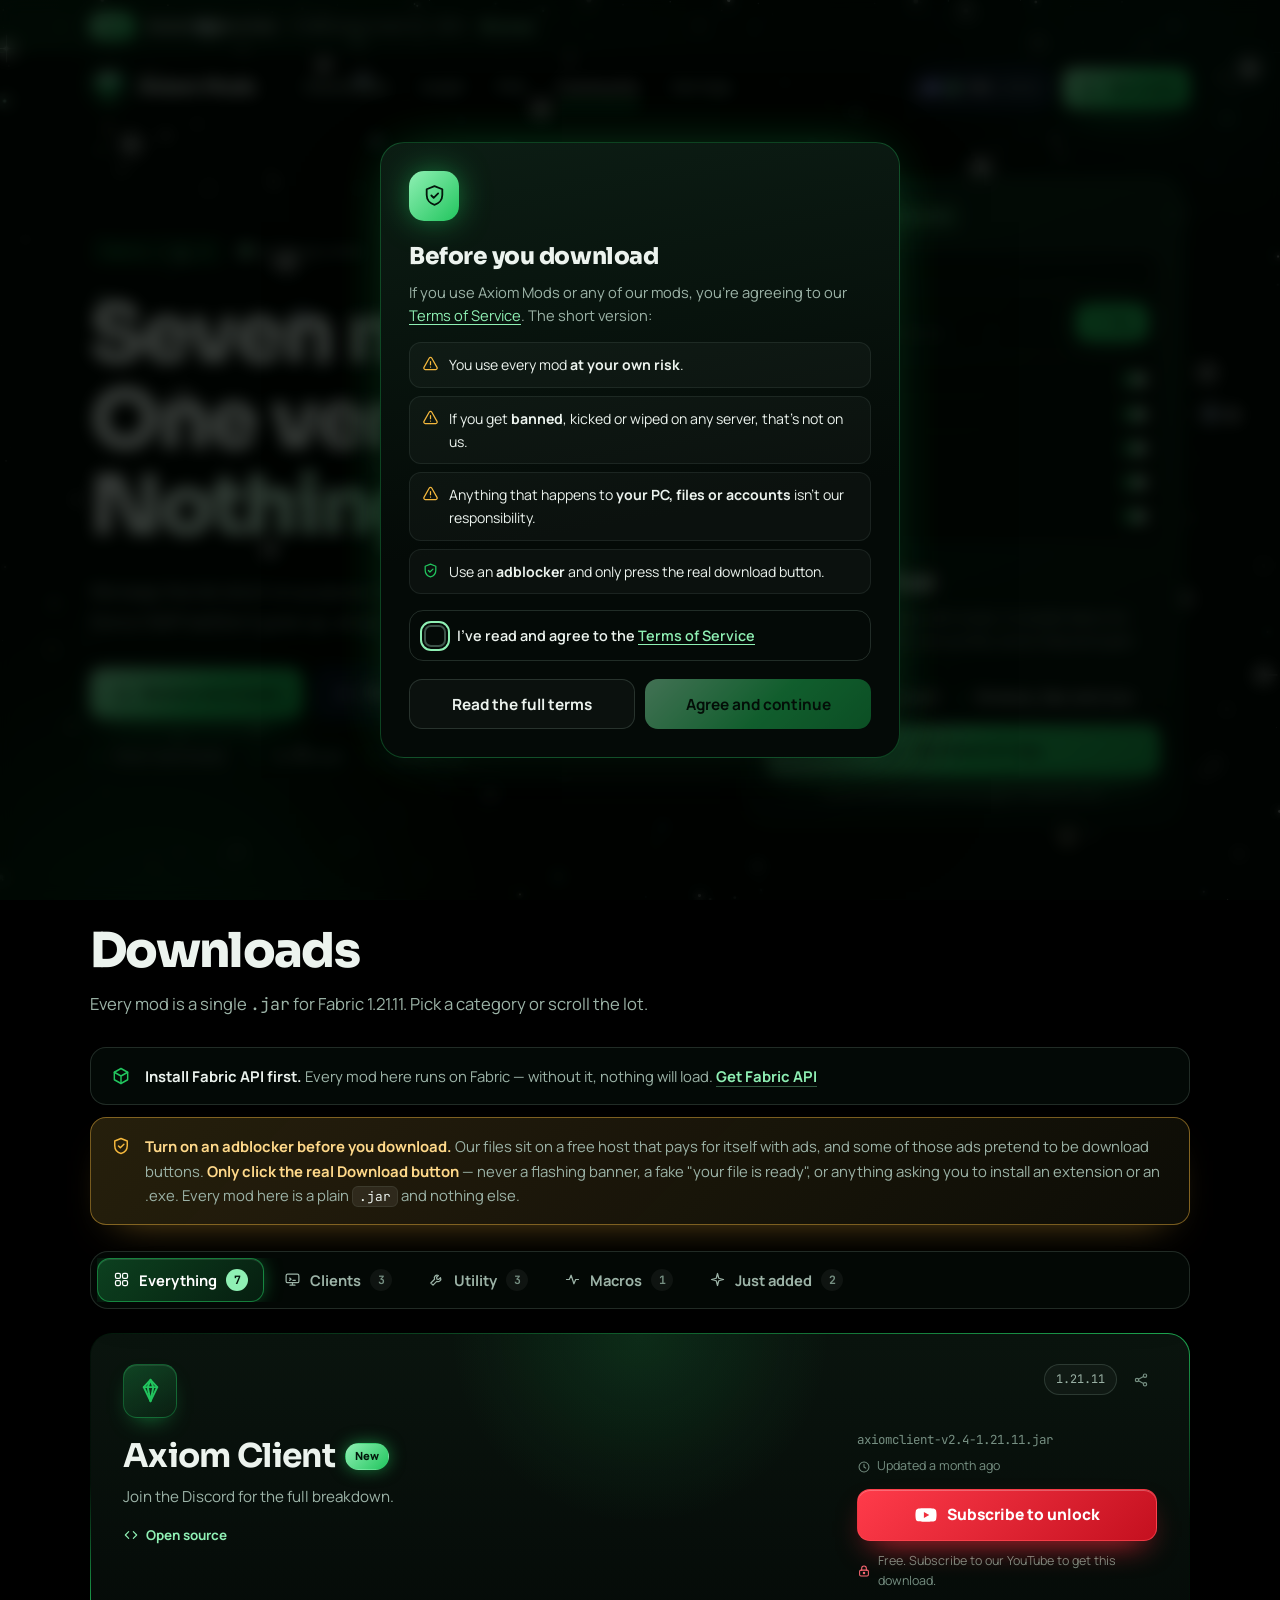
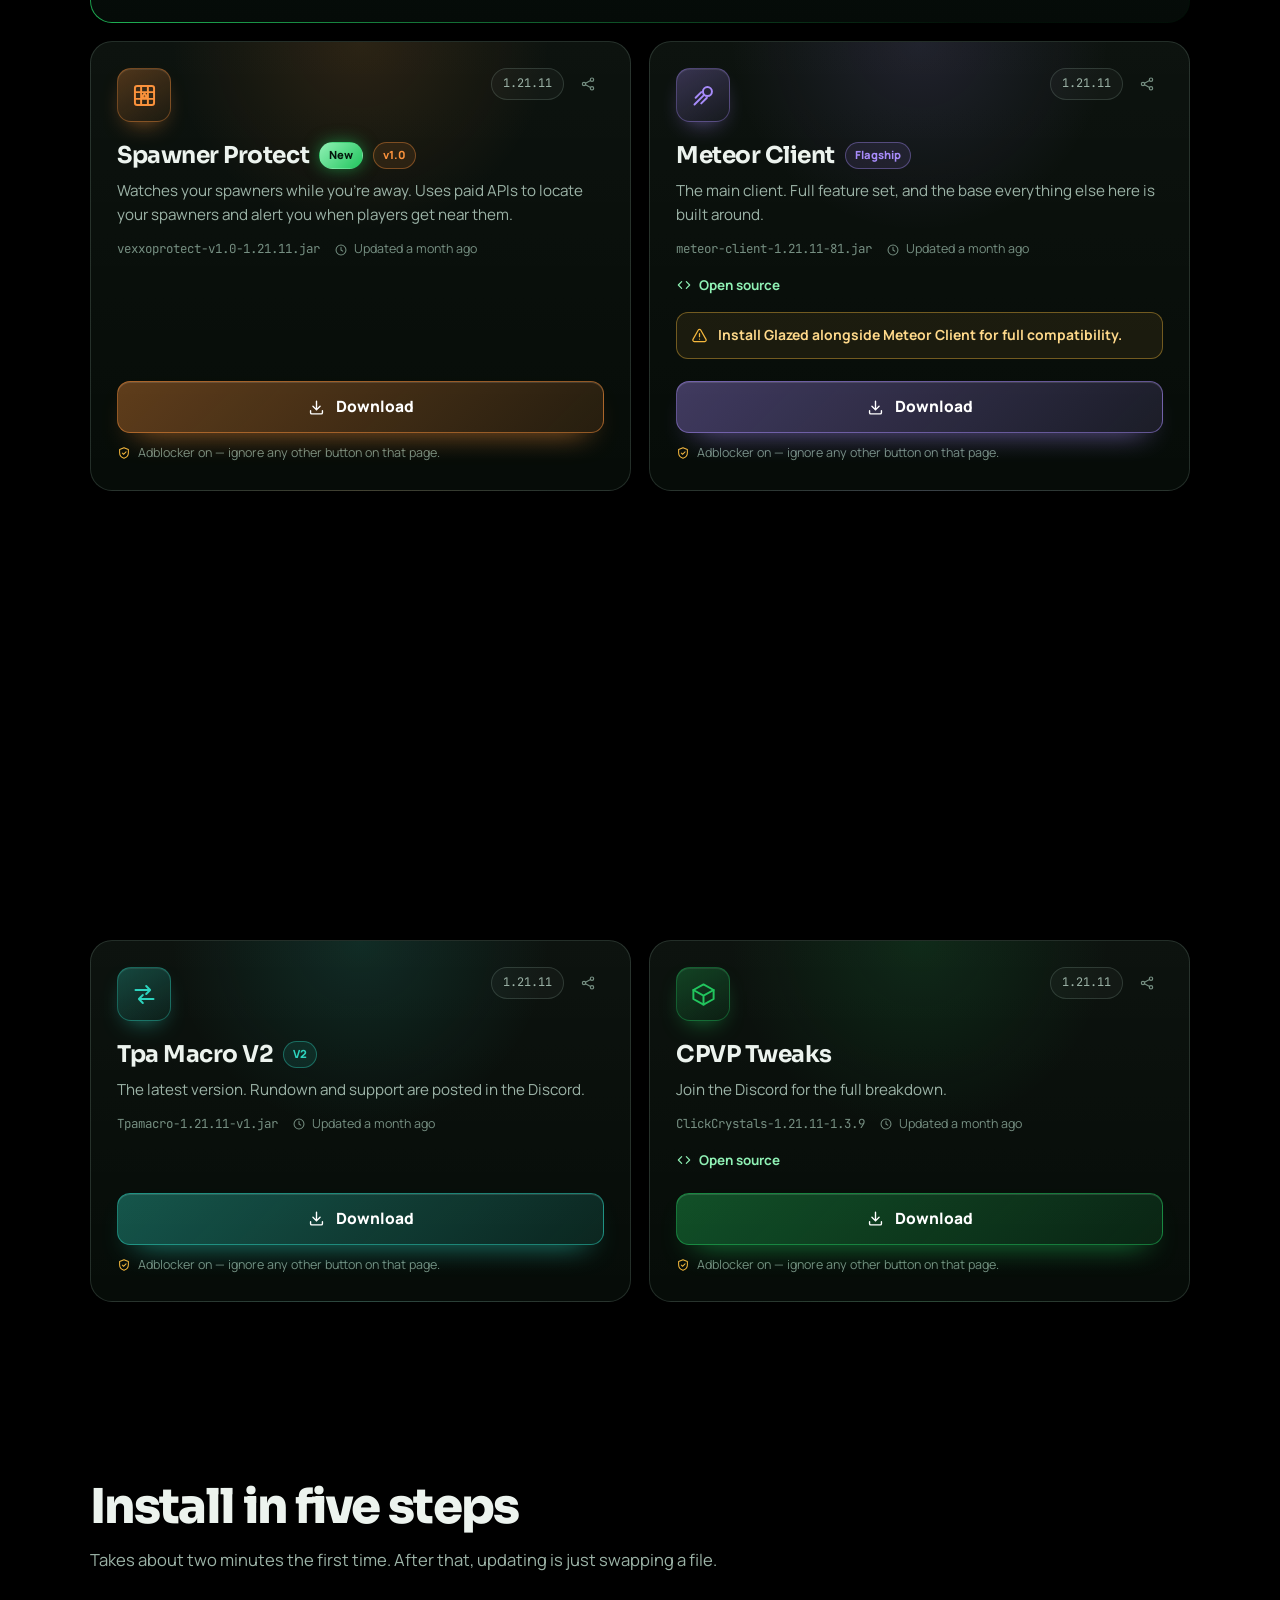
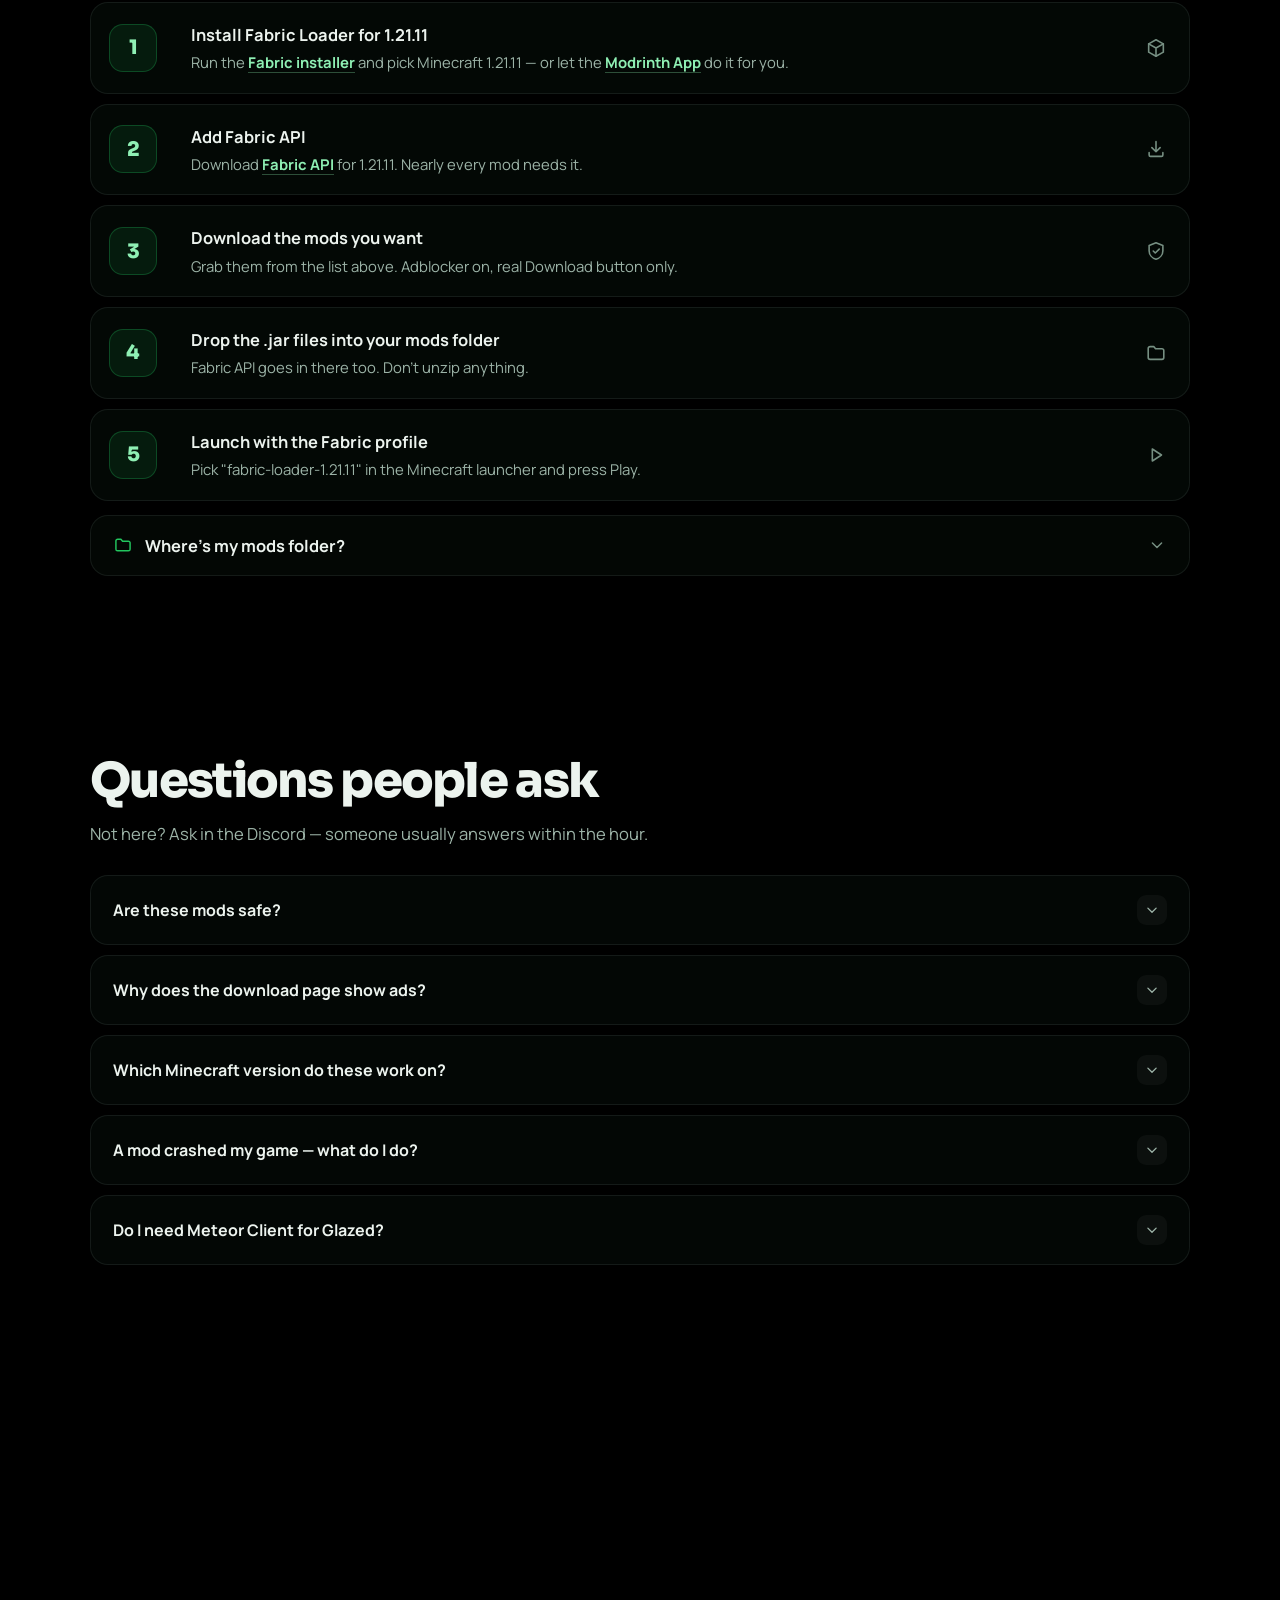
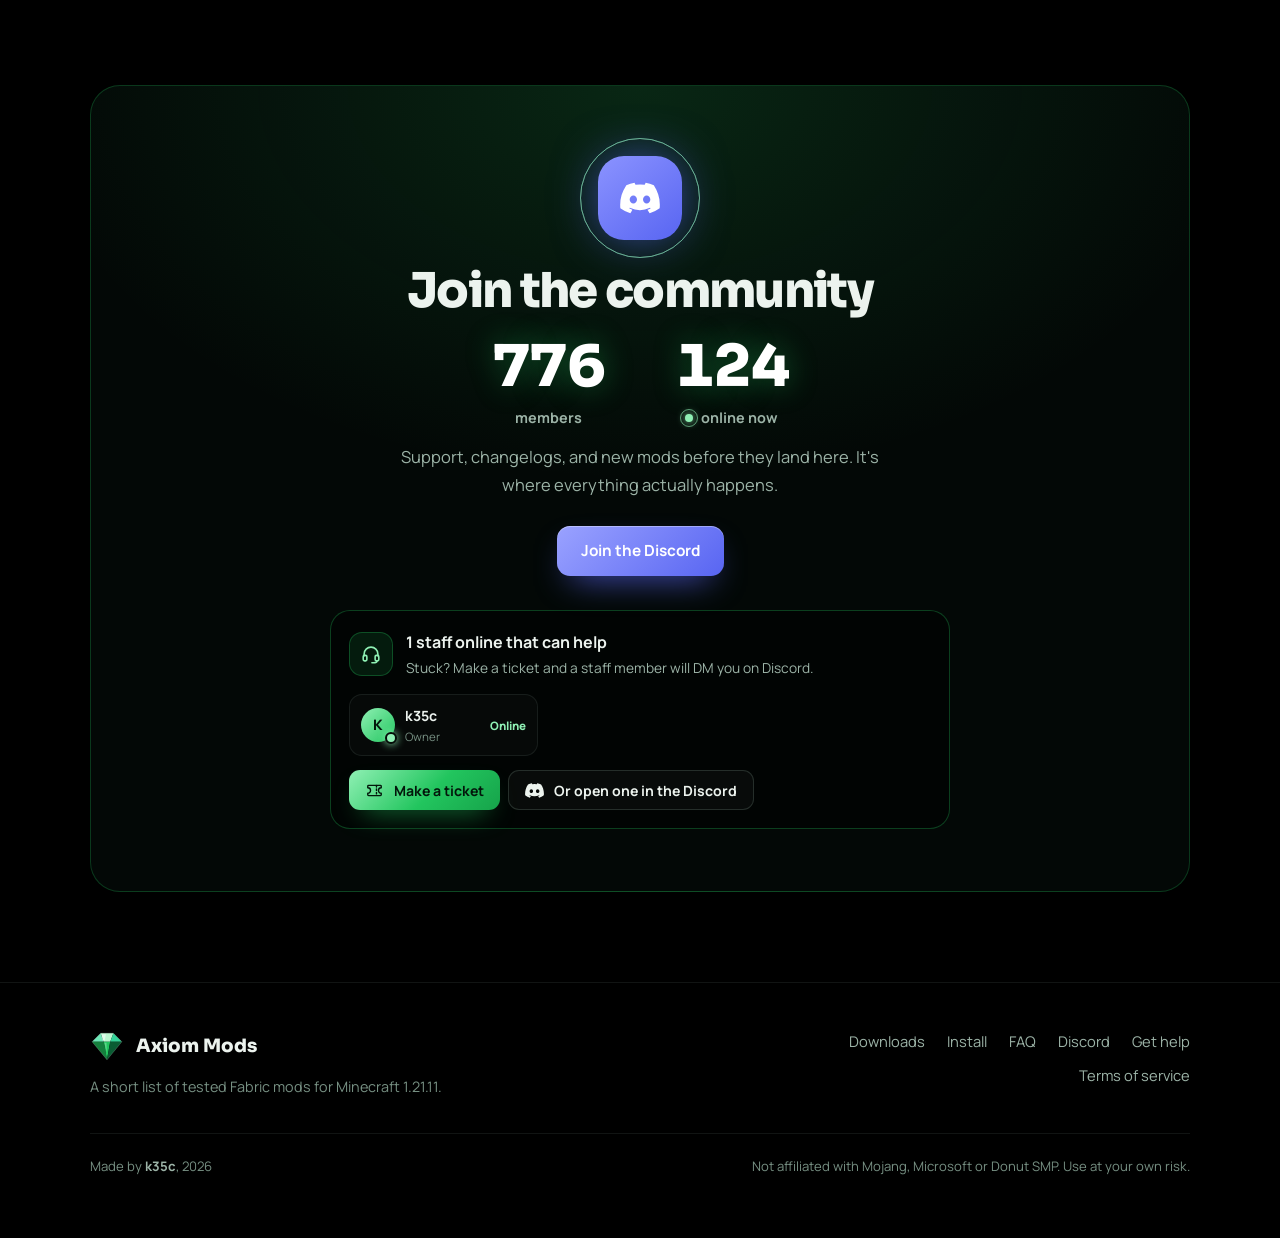
<file: index.html>
<!doctype html>
<html lang="en">
<head>
<meta charset="utf-8">
<meta name="viewport" content="width=device-width, initial-scale=1, viewport-fit=cover">
<meta http-equiv="X-UA-Compatible" content="IE=edge">
<title>Axiom Mods — tested Fabric mods for Minecraft 1.21.11</title>
<meta name="description" content="Axiom Mods is a short, hand-picked list of Fabric mods for Minecraft 1.21.11 — Spawner Protect, Meteor Client, Glazed, Rig Master and Tpa Macro. Direct downloads, tested on Donut SMP.">
<meta name="theme-color" content="#000000">
<meta name="color-scheme" content="dark">
<meta property="og:type" content="website">
<meta property="og:title" content="Axiom Mods">
<meta property="og:description" content="Five tested Fabric mods for Minecraft 1.21.11. One version, nothing else.">
<meta property="og:image" content="favicon.svg">
<meta name="twitter:card" content="summary">
<meta name="twitter:title" content="Axiom Mods">
<meta name="twitter:description" content="Five tested Fabric mods for Minecraft 1.21.11. One version, nothing else.">
<link rel="icon" type="image/svg+xml" href="favicon.svg">
<link rel="preconnect" href="https://fonts.googleapis.com">
<link rel="preconnect" href="https://fonts.gstatic.com" crossorigin>
<link href="https://fonts.googleapis.com/css2?family=Sora:wght@600;700;800&family=Manrope:wght@400;500;600;700;800&family=JetBrains+Mono:wght@400;600&display=swap" rel="stylesheet">
<link rel="stylesheet" href="style.css">
<script>document.documentElement.className += ' js';</script>
</head>
<body>
<svg xmlns="http://www.w3.org/2000/svg" style="display:none" aria-hidden="true">
  <!-- Brand -->
  <symbol id="logo" viewBox="0 0 64 64">
    <polygon points="4,24 20,8 26,24" fill="#6ee7b7"/>
    <polygon points="20,8 44,8 38,24 26,24" fill="#bbf7d0"/>
    <polygon points="44,8 60,24 38,24" fill="#34d399"/>
    <polygon points="4,24 26,24 32,58" fill="#15803d"/>
    <polygon points="26,24 38,24 32,58" fill="#22c55e"/>
    <polygon points="38,24 60,24 32,58" fill="#0a5c33"/>
    <polygon points="22,10 30,10 27.5,22 24,22" fill="#fff" fill-opacity=".55"/>
    <polygon points="27,26 31,26 31.6,44" fill="#fff" fill-opacity=".28"/>
    <polygon points="4,24 20,8 44,8 60,24 32,58" fill="none" stroke="#eafff3" stroke-opacity=".35" stroke-width="1" stroke-linejoin="round"/>
  </symbol>

  <!-- UI -->
  <symbol id="i-download" viewBox="0 0 24 24"><path d="M12 4v11m0 0 4.5-4.5M12 15l-4.5-4.5"/><path d="M4.5 16v2.5a1.5 1.5 0 0 0 1.5 1.5h12a1.5 1.5 0 0 0 1.5-1.5V16"/></symbol>
  <symbol id="i-shield" viewBox="0 0 24 24"><path d="M12 3 4.5 6v5.6c0 4.5 3.2 8.2 7.5 9.4 4.3-1.2 7.5-4.9 7.5-9.4V6Z"/><path d="m9 12 2.2 2.2L15.5 10"/></symbol>
  <symbol id="i-alert" viewBox="0 0 24 24"><path d="M10.3 4.2 2.8 17.5A2 2 0 0 0 4.5 20.5h15a2 2 0 0 0 1.7-3L13.7 4.2a2 2 0 0 0-3.4 0Z"/><path d="M12 9.5v4.2M12 17h.01"/></symbol>
  <symbol id="i-clock" viewBox="0 0 24 24"><circle cx="12" cy="12" r="8.5"/><path d="M12 7.5V12l3 2"/></symbol>
  <symbol id="i-code" viewBox="0 0 24 24"><path d="M8.5 7 3.5 12l5 5M15.5 7l5 5-5 5"/></symbol>
  <symbol id="i-check" viewBox="0 0 24 24"><path d="m5 12.5 4.5 4.5L19 7.5"/></symbol>
  <symbol id="i-chev" viewBox="0 0 24 24"><path d="m6.5 9.5 5.5 5.5 5.5-5.5"/></symbol>
  <symbol id="i-x" viewBox="0 0 24 24"><path d="M6 6l12 12M18 6 6 18"/></symbol>
  <symbol id="i-menu" viewBox="0 0 24 24"><path d="M4 7h16M4 12h16M4 17h16"/></symbol>
  <symbol id="i-up" viewBox="0 0 24 24"><path d="M12 19V5m0 0-6 6m6-6 6 6"/></symbol>
  <symbol id="i-grid" viewBox="0 0 24 24"><rect x="3.5" y="3.5" width="7" height="7" rx="2"/><rect x="13.5" y="3.5" width="7" height="7" rx="2"/><rect x="3.5" y="13.5" width="7" height="7" rx="2"/><rect x="13.5" y="13.5" width="7" height="7" rx="2"/></symbol>
  <symbol id="i-clients" viewBox="0 0 24 24"><rect x="3" y="4.5" width="18" height="12" rx="2.2"/><path d="M8.5 20h7M12 16.5V20"/><path d="m8 10 2 1.6L8 13.2M12.5 13.2h3.5"/></symbol>
  <symbol id="i-utility" viewBox="0 0 24 24"><path d="M14.6 6.3a4 4 0 0 0-5.3 5.3L4 16.9 7.1 20l5.3-5.3a4 4 0 0 0 5.3-5.3l-2.5 2.5-2.6-.5-.5-2.6Z"/></symbol>
  <symbol id="i-macros" viewBox="0 0 24 24"><path d="M3.5 12h4l2.5-6 4 12 2.5-6h4"/></symbol>
  <symbol id="i-spark" viewBox="0 0 24 24"><path d="M12 3.5 13.8 10.2 20.5 12l-6.7 1.8L12 20.5l-1.8-6.7L3.5 12l6.7-1.8Z"/></symbol>
  <symbol id="i-tag" viewBox="0 0 24 24"><path d="M3.5 12.3V4.5a1 1 0 0 1 1-1h7.8l8.2 8.2a1.4 1.4 0 0 1 0 2l-6.6 6.6a1.4 1.4 0 0 1-2 0Z"/><circle cx="8" cy="8" r="1.4"/></symbol>
  <symbol id="i-folder" viewBox="0 0 24 24"><path d="M3.5 7a2 2 0 0 1 2-2h4l2 2.4h7a2 2 0 0 1 2 2V17a2 2 0 0 1-2 2h-13a2 2 0 0 1-2-2Z"/></symbol>
  <symbol id="i-book" viewBox="0 0 24 24"><path d="M5 4.5h11.5A2.5 2.5 0 0 1 19 7v13H7.5A2.5 2.5 0 0 1 5 17.5Z"/><path d="M5 17.5A2.5 2.5 0 0 1 7.5 15H19"/></symbol>
  <symbol id="i-help" viewBox="0 0 24 24"><circle cx="12" cy="12" r="8.5"/><path d="M9.6 9.6a2.5 2.5 0 1 1 3.6 2.2c-.7.4-1.2 1-1.2 1.8v.5M12 17h.01"/></symbol>
  <symbol id="i-box" viewBox="0 0 24 24"><path d="m12 3 8 4.5v9L12 21l-8-4.5v-9Z"/><path d="m4 7.5 8 4.5 8-4.5M12 12v9"/></symbol>
  <symbol id="i-play" viewBox="0 0 24 24"><path d="M8 5.5v13l10-6.5Z"/></symbol>
  <symbol id="i-ext" viewBox="0 0 24 24"><path d="M14 4.5h5.5V10M19.5 4.5 11 13"/><path d="M17 13.5v4.5a1.5 1.5 0 0 1-1.5 1.5h-9A1.5 1.5 0 0 1 5 18V9a1.5 1.5 0 0 1 1.5-1.5H11"/></symbol>
  <symbol id="i-plus" viewBox="0 0 24 24"><path d="M12 5v14M5 12h14"/></symbol>
  <symbol id="i-trash" viewBox="0 0 24 24"><path d="M4.5 7h15M9.5 7V4.5h5V7M6.5 7l1 12.5h9l1-12.5"/></symbol>
  <symbol id="i-bell" viewBox="0 0 24 24"><path d="M6 16v-5a6 6 0 1 1 12 0v5l1.5 2h-15Z"/><path d="M10 20.5a2 2 0 0 0 4 0"/></symbol>
  <symbol id="i-link" viewBox="0 0 24 24"><path d="M10 14a4 4 0 0 0 5.7 0l3-3a4 4 0 0 0-5.7-5.7l-1 1"/><path d="M14 10a4 4 0 0 0-5.7 0l-3 3a4 4 0 0 0 5.7 5.7l1-1"/></symbol>
  <symbol id="i-history" viewBox="0 0 24 24"><path d="M3.5 12a8.5 8.5 0 1 0 2.5-6"/><path d="M3.5 4.5V9H8M12 8v4.5l3 1.8"/></symbol>
  <symbol id="i-logout" viewBox="0 0 24 24"><path d="M14.5 4.5h3a2 2 0 0 1 2 2v11a2 2 0 0 1-2 2h-3M10 16l4-4-4-4M14 12H4.5"/></symbol>
  <symbol id="b-discord" viewBox="0 0 24 24"><path fill="currentColor" stroke="none" d="M20.3 4.4a19.8 19.8 0 0 0-4.9-1.5l-.6 1.2a18.3 18.3 0 0 0-5.5 0L8.7 2.9a19.7 19.7 0 0 0-4.9 1.5C.7 9-.2 13.6.2 18.1a19.9 19.9 0 0 0 6 3c.5-.6.9-1.3 1.2-2a13 13 0 0 1-1.9-.9l.4-.3a14.2 14.2 0 0 0 12.1 0l.4.3c-.6.4-1.2.7-1.9.9.4.7.8 1.4 1.3 2a19.8 19.8 0 0 0 6-3c.5-5.2-.9-9.7-3.5-13.7ZM8 15.3c-1.2 0-2.2-1.1-2.2-2.4s1-2.4 2.2-2.4 2.2 1.1 2.2 2.4-1 2.4-2.2 2.4Zm8 0c-1.2 0-2.2-1.1-2.2-2.4s1-2.4 2.2-2.4 2.2 1.1 2.2 2.4-1 2.4-2.2 2.4Z"/></symbol>

  <symbol id="i-share" viewBox="0 0 24 24"><circle cx="18" cy="5.5" r="2.5"/><circle cx="6" cy="12" r="2.5"/><circle cx="18" cy="18.5" r="2.5"/><path d="m8.2 10.8 7.6-4M8.2 13.2l7.6 4"/></symbol>
  <symbol id="i-users" viewBox="0 0 24 24"><circle cx="9" cy="8.5" r="3.5"/><path d="M2.5 19.5c.6-3.3 3.3-5.5 6.5-5.5s5.9 2.2 6.5 5.5"/><path d="M15.5 5.2a3.5 3.5 0 0 1 0 6.6M17.5 14.2c2.1.7 3.6 2.6 4 5.3"/></symbol>
  <symbol id="i-refresh" viewBox="0 0 24 24"><path d="M20 11a8 8 0 0 0-14.3-4.6L4 8.5M4 4v4.5h4.5M4 13a8 8 0 0 0 14.3 4.6l1.7-2.1M20 20v-4.5h-4.5"/></symbol>

  <symbol id="b-youtube" viewBox="0 0 24 24"><path fill="currentColor" stroke="none" d="M23 7.2a3 3 0 0 0-2.1-2.1C19 4.6 12 4.6 12 4.6s-7 0-8.9.5A3 3 0 0 0 1 7.2C.5 9.1.5 12 .5 12s0 2.9.5 4.8a3 3 0 0 0 2.1 2.1c1.9.5 8.9.5 8.9.5s7 0 8.9-.5a3 3 0 0 0 2.1-2.1c.5-1.9.5-4.8.5-4.8s0-2.9-.5-4.8ZM9.7 15.4V8.6l5.9 3.4-5.9 3.4Z"/></symbol>
  <symbol id="i-ticket" viewBox="0 0 24 24"><path d="M3.5 8.5V6.5a1 1 0 0 1 1-1h15a1 1 0 0 1 1 1v2a3.5 3.5 0 0 0 0 7v2a1 1 0 0 1-1 1h-15a1 1 0 0 1-1-1v-2a3.5 3.5 0 0 0 0-7Z"/><path d="M14.5 5.5v13" stroke-dasharray="2 2.4"/></symbol>
  <symbol id="i-image" viewBox="0 0 24 24"><rect x="3.5" y="4.5" width="17" height="15" rx="2.2"/><circle cx="9" cy="10" r="1.8"/><path d="m4 17.5 5-4.5 4 3.5 3-2.5 4 3.5"/></symbol>
  <symbol id="i-send" viewBox="0 0 24 24"><path d="M20.5 3.5 10 14M20.5 3.5 14 20.5l-4-6.5-6.5-4 17-6.5Z"/></symbol>
  <symbol id="i-rocket" viewBox="0 0 24 24"><path d="M14 4.5c3-1.3 5.5-1 5.5-1s.3 2.5-1 5.5l-6.5 6.5-4-4L14 4.5Z"/><path d="m8 11.5-3.5.5-1.5 2.5 4 .5M12.5 16l-.5 3.5-2.5 1.5-.5-4M7.5 16.5c-1.5.5-2.5 2.5-2.5 2.5s2-1 2.5-2.5"/><circle cx="15" cy="9" r="1.4"/></symbol>
  <symbol id="i-headset" viewBox="0 0 24 24"><path d="M4.5 14v-2a7.5 7.5 0 0 1 15 0v2"/><rect x="3.5" y="13.5" width="4" height="6" rx="1.4"/><rect x="16.5" y="13.5" width="4" height="6" rx="1.4"/><path d="M18.5 19.5c0 1.2-1.5 2-4 2h-1.5"/></symbol>
  <symbol id="i-paste" viewBox="0 0 24 24"><rect x="5.5" y="4.5" width="13" height="16" rx="2"/><path d="M9 4.5V3.5h6v1M9 11h6M9 15h4"/></symbol>

  <symbol id="i-lock" viewBox="0 0 24 24"><rect x="4.5" y="10.5" width="15" height="10" rx="2.2"/><path d="M8 10.5V7.5a4 4 0 0 1 8 0v3"/><circle cx="12" cy="15.5" r="1.3"/></symbol>
  <symbol id="i-unlock" viewBox="0 0 24 24"><rect x="4.5" y="10.5" width="15" height="10" rx="2.2"/><path d="M8 10.5V7.5a4 4 0 0 1 7.6-1.7"/><circle cx="12" cy="15.5" r="1.3"/></symbol>

  <!-- Mod icons -->
  <symbol id="m-spawner" viewBox="0 0 24 24"><rect x="3.5" y="3.5" width="17" height="17" rx="2"/><path d="M3.5 9h17M3.5 15h17M9 3.5v17M15 3.5v17"/><path fill="currentColor" fill-opacity=".45" d="M12 10.3c1.2 1 1.6 1.9 1.6 2.6a1.6 1.6 0 0 1-3.2 0c0-.7.4-1.6 1.6-2.6Z"/></symbol>
  <symbol id="m-meteor" viewBox="0 0 24 24"><circle cx="15.5" cy="8.5" r="4"/><path d="M12.6 11.4 4 20M10 9 5 14M15 14l-5 5"/></symbol>
  <symbol id="m-glazed" viewBox="0 0 24 24"><circle cx="12" cy="12" r="8.5"/><circle cx="12" cy="12" r="3"/><path d="M7.5 6.5 8.5 8M16 6l-.8 1.6M18 13l-1.6.4M7 16.5l1.4-1M14 17.8l-.4-1.6"/></symbol>
  <symbol id="m-rig" viewBox="0 0 24 24"><path d="M14.5 4.5c3 0 5.5 1.7 6.5 4-2.2-1-4.6-1.3-7-.8M9.5 4.5c-3 0-5.5 1.7-6.5 4 2.2-1 4.6-1.3 7-.8"/><path d="M12 6.5V21"/><path d="M10 6.5h4"/></symbol>
  <symbol id="m-tpa" viewBox="0 0 24 24"><path d="M4 8h13m0 0-3.5-3.5M17 8l-3.5 3.5M20 16H7m0 0 3.5-3.5M7 16l3.5 3.5"/></symbol>
  <symbol id="m-sword" viewBox="0 0 24 24"><path d="M14.5 3.5H20.5V9.5L10 20l-6-6L14.5 3.5Z"/><path d="m4 20 2-2M7.5 13.5l3 3"/></symbol>
  <symbol id="m-pickaxe" viewBox="0 0 24 24"><path d="M4.5 9C8 5 13.5 3.5 19 4.5 18 5.5 16.5 6 15 6.5"/><path d="M15 6.5 5 20.5M15 6.5c1 1.5 1.5 3 1.5 4.5"/></symbol>
  <symbol id="m-shield" viewBox="0 0 24 24"><path d="M12 3 4.5 6v5.5c0 4.6 3.2 8.3 7.5 9.5 4.3-1.2 7.5-4.9 7.5-9.5V6L12 3Z"/></symbol>
  <symbol id="m-eye" viewBox="0 0 24 24"><path d="M2.5 12S6 5.5 12 5.5 21.5 12 21.5 12 18 18.5 12 18.5 2.5 12 2.5 12Z"/><circle cx="12" cy="12" r="3"/></symbol>
  <symbol id="m-star" viewBox="0 0 24 24"><path d="m12 3.5 2.6 5.3 5.9.9-4.3 4.1 1 5.8L12 16.9l-5.2 2.7 1-5.8L3.5 9.7l5.9-.9L12 3.5Z"/></symbol>
  <symbol id="m-box" viewBox="0 0 24 24"><path d="M21 8 12 3 3 8v8l9 5 9-5V8Z"/><path d="m3 8 9 5 9-5M12 13v8"/></symbol>
  <symbol id="m-bolt" viewBox="0 0 24 24"><path d="M13 2.5 4.5 13.5H12L11 21.5l8.5-11H12l1-8Z"/></symbol>
  <symbol id="m-map" viewBox="0 0 24 24"><path d="M9 4 3.5 6v14L9 18l6 2 5.5-2V4L15 6 9 4Z"/><path d="M9 4v14M15 6v14"/></symbol>
  <symbol id="m-crystal" viewBox="0 0 24 24"><path d="M12 2.5 18 9l-6 12.5L6 9Z"/><path d="M6 9h12M12 2.5 9.5 9 12 21.5 14.5 9Z"/></symbol>
  <symbol id="m-potion" viewBox="0 0 24 24"><path d="M9.5 3.5h5M10.5 3.5v5L5.6 16.6A2.6 2.6 0 0 0 7.8 20.5h8.4a2.6 2.6 0 0 0 2.2-3.9L13.5 8.5v-5"/><path d="M7.4 14.5h9.2"/></symbol>
  <symbol id="m-compass" viewBox="0 0 24 24"><circle cx="12" cy="12" r="8.5"/><path d="m15.5 8.5-2 5-5 2 2-5Z"/></symbol>
  <symbol id="m-chest" viewBox="0 0 24 24"><rect x="3.5" y="6" width="17" height="13" rx="1.6"/><path d="M3.5 11h17M10.5 9.5h3v3.5h-3Z"/></symbol>
</svg>

<a class="skip" href="#main">Skip to content</a>

<!-- The sky -->
<div class="sky-wrap" aria-hidden="true">
  <div class="aurora au1"></div>
  <div class="aurora au2"></div>
  <div class="aurora au3"></div>
  <canvas id="sky"></canvas>
</div>
<div class="progress" aria-hidden="true"><span id="progress"></span></div>

<div class="page" id="top">

<!-- Announcement -->
<div class="announce" id="announce" data-id="welcome-1" role="region" aria-label="Announcement">
  <div class="wrap announce-in">
    <span class="pill-tag" id="ann-tag">New</span>
    <span><b id="ann-title">Axiom Mods is live</b> <span class="more" id="ann-text">— five tested mods for 1.21.11.</span></span>
    <a class="go" id="ann-link" href="#downloads">Browse</a>
    <button class="x" id="ann-close" type="button" aria-label="Dismiss announcement"><svg class="ic"><use href="#i-x"/></svg></button>
  </div>
</div>

<!-- Navigation -->
<header class="nav" id="nav">
  <div class="wrap">
    <a class="brand" href="#top" aria-label="Axiom Mods home"><span class="gem" id="brand-gem"><svg viewBox="0 0 64 64"><use href="#logo"/></svg></span>Axiom Mods</a>
    <nav class="navlinks" aria-label="Sections">
      <a href="#downloads" data-sec="downloads">Downloads</a>
      <a href="#install" data-sec="install">Install</a>
      <a href="#faq" data-sec="faq">FAQ</a>
      <a href="#discord" data-sec="discord">Community</a>
      <button type="button" class="nav-help" data-ticket>Get help</button>
    </nav>
    <div class="nav-right">
      <a class="yt js-youtube" href="#" target="_blank" rel="noopener" aria-label="Axiom Mods on YouTube" hidden><svg class="ic"><use href="#b-youtube"/></svg></a>
      <a class="members js-discord" id="nav-members" href="https://discord.gg/nzPtPjvHE" target="_blank" rel="noopener" aria-label="Join the Discord">
        <svg class="ic"><use href="#b-discord"/></svg><span class="on-dot"></span><b data-count="online">124</b><span class="txt">online</span></a>
      <a class="btn btn-solid btn-sm" href="#downloads"><svg class="ic"><use href="#i-download"/></svg>Get mods</a>
      <button class="menu-btn" id="menu-btn" type="button" aria-expanded="false" aria-controls="menu" aria-label="Open menu"><svg class="ic"><use href="#i-menu"/></svg></button>
    </div>
  </div>
</header>
<nav class="menu" id="menu" aria-label="Sections">
  <a href="#downloads"><svg class="ic"><use href="#i-download"/></svg>Downloads</a>
  <a href="#install"><svg class="ic"><use href="#i-book"/></svg>Install</a>
  <a href="#faq"><svg class="ic"><use href="#i-help"/></svg>FAQ</a>
  <a href="#discord"><svg class="ic"><use href="#i-users"/></svg>Community</a>
  <button type="button" data-ticket><svg class="ic"><use href="#i-ticket"/></svg>Get help</button>
  <a class="js-youtube" href="#" target="_blank" rel="noopener" hidden><svg class="ic"><use href="#b-youtube"/></svg>YouTube</a>
</nav>

<main id="main">

  <!-- Hero -->
  <section class="hero">
    <div class="wrap">
      <div>
        <div class="status enter" style="--d:.05s">
          <span class="ver">Fabric 1.21.11</span>
          <span class="live" id="live"><span class="on-dot"></span><span id="live-text">All 5 mods online</span></span>
        </div>
        <h1 class="h1" id="headline">
          <span class="ln"><span style="--d:.15s"><span id="count-word">Five</span> mods.</span></span>
          <span class="ln"><span style="--d:.27s">One version.</span></span>
          <span class="ln"><span style="--d:.39s" class="glow">Nothing else.</span></span>
        </h1>
        <p class="lead enter" style="--d:.55s">We keep the list short on purpose. Everything here is tested on Donut SMP before it goes up, and it stays off until it works.</p>
        <div class="cta enter" style="--d:.66s">
          <a class="btn btn-solid" href="#downloads"><svg class="ic"><use href="#i-download"/></svg>Browse downloads</a>
          <a class="members js-discord" href="https://discord.gg/nzPtPjvHE" target="_blank" rel="noopener" style="height:50px;padding:0 20px;border-radius:13px;font-size:.92rem">
            <svg class="ic"><use href="#i-users"/></svg><b data-count="members">776</b>&nbsp;members<span class="on-dot" style="margin-left:6px"></span><b data-count="online">124</b>&nbsp;online</a>
        </div>
        <ul class="proof enter" style="--d:.76s">
          <li><svg class="ic"><use href="#i-check"/></svg>Direct downloads</li>
          <li><svg class="ic"><use href="#i-check"/></svg>No surveys</li>
          <li><svg class="ic"><use href="#i-check"/></svg>Always free</li>
        </ul>
      </div>
      <aside class="launch enter" style="--d:.3s" aria-labelledby="launch-title">
        <div class="launch-glow" aria-hidden="true"></div>
        <div class="launch-card">
          <span class="launch-tag"><svg class="ic"><use href="#i-rocket"/></svg>Suggested launcher</span>
          <div class="win" aria-hidden="true">
            <div class="win-bar"><i></i><i></i><i></i><span>Instances</span></div>
            <div class="win-inst">
              <span class="win-tile"><svg viewBox="0 0 64 64"><use href="#logo"/></svg></span>
              <div><b>Axiom</b><small>Fabric · 1.21.11</small></div>
              <span class="win-play"><svg class="ic"><use href="#i-play"/></svg>Play</span>
            </div>
            <ul class="win-mods" id="win-mods">
              <li style="--i:0"><span>Fabric API</span><em></em></li>
            </ul>
          </div>
          <h2 class="launch-h" id="launch-title">Modrinth App</h2>
          <p class="launch-p">The easiest way to play with mods. It installs Fabric for you, keeps 1.21.11 in its own profile, and is free and open source.</p>
          <ul class="launch-list">
            <li><svg class="ic"><use href="#i-check"/></svg>One-click Fabric install</li>
            <li><svg class="ic"><use href="#i-check"/></svg>Windows, Mac and Linux</li>
          </ul>
          <a class="btn btn-solid launch-btn" id="launch-link" href="https://modrinth.com/app" target="_blank" rel="noopener"><svg class="ic"><use href="#i-download"/></svg>Get Modrinth App</a>
          <small class="launch-src">Opens the official download page on modrinth.com</small>
        </div>
      </aside>
    </div>
  </section>

  <!-- Downloads -->
  <section class="section" id="downloads" style="padding-top:30px">
    <div class="wrap">
      <div class="head reveal">
        <h2 class="h2">Downloads</h2>
        <p>Every mod is a single <code>.jar</code> for Fabric 1.21.11. Pick a category or scroll the lot.</p>
      </div>

      <div class="notices">
        <div class="notice reveal">
          <svg class="ic"><use href="#i-box"/></svg>
          <span><b>Install Fabric API first.</b> Every mod here runs on Fabric — without it, nothing will load. <a href="https://modrinth.com/mod/fabric-api" target="_blank" rel="noopener">Get Fabric API</a></span>
        </div>
        <div class="notice notice-warn reveal" id="ad-warning" style="--rd:.08s">
          <svg class="ic"><use href="#i-shield"/></svg>
          <span><b>Turn on an adblocker before you download.</b> Our files sit on a free host that pays for itself with ads, and some of those ads pretend to be download buttons. <b>Only click the real Download button</b> — never a flashing banner, a fake "your file is ready", or anything asking you to install an extension or an .exe. Every mod here is a plain <code>.jar</code> and nothing else.</span>
        </div>
      </div>

      <div class="tabbar reveal">
        <div class="tablist" role="tablist" id="tablist" aria-label="Filter mods">
          <span class="tab-ind" id="tab-ind" aria-hidden="true"></span>
          <button class="tab" type="button" role="tab" id="tab-all" data-key="all" aria-selected="true" aria-controls="grid" tabindex="0"><svg class="ic"><use href="#i-grid"></use></svg>Everything<span class="n">5</span></button>
<button class="tab" type="button" role="tab" id="tab-utility" data-key="utility" aria-selected="false" aria-controls="grid" tabindex="-1"><svg class="ic"><use href="#i-utility"></use></svg>Utility<span class="n">2</span></button>
<button class="tab" type="button" role="tab" id="tab-clients" data-key="clients" aria-selected="false" aria-controls="grid" tabindex="-1"><svg class="ic"><use href="#i-clients"></use></svg>Clients<span class="n">2</span></button>
<button class="tab" type="button" role="tab" id="tab-macros" data-key="macros" aria-selected="false" aria-controls="grid" tabindex="-1"><svg class="ic"><use href="#i-macros"></use></svg>Macros<span class="n">1</span></button>
<button class="tab" type="button" role="tab" id="tab-new" data-key="new" aria-selected="false" aria-controls="grid" tabindex="-1"><svg class="ic"><use href="#i-spark"></use></svg>Just added<span class="n">1</span></button>
        </div>
      </div>

      <div class="grid" id="grid" role="tabpanel" aria-labelledby="tab-all">
        <article class="card feat reveal" id="mod-spawner-protect" data-cat="utility" data-new="1" style="--acc: 251, 146, 60; --rd: 0s; --edge: 14.399999999999995deg;"><div><div class="card-top"><span class="tile" aria-hidden="true"><svg viewBox="0 0 24 24"><use href="#m-spawner"></use></svg></span><span class="feat-m"><span class="top-r"><span class="vpill">1.21.11</span><button class="share" type="button" data-share="spawner-protect" aria-label="Copy a link to Spawner Protect"><svg class="ic"><use href="#i-share"></use></svg></button></span></span></div><div class="card-name"><h3>Spawner Protect</h3><span class="badge b-new">New</span><span class="badge">v1.0</span></div><p class="desc">Watches your spawners while you're away. Uses paid APIs to locate your spawners and alert you when players get near them.</p><ul class="feats"><li><svg class="ic"><use href="#i-check"></use></svg>Locates your spawners</li><li><svg class="ic"><use href="#i-check"></use></svg>Alerts when players are near</li><li><svg class="ic"><use href="#i-check"></use></svg>Runs on paid APIs</li></ul></div><div class="feat-side"><span class="top-r"><span class="vpill">1.21.11</span><button class="share" type="button" data-share="spawner-protect" aria-label="Copy a link to Spawner Protect"><svg class="ic"><use href="#i-share"></use></svg></button></span><div class="card-foot"><p class="meta"><span class="file">vexxoprotect-v1.0-1.21.11.jar</span><span class="when fresh"><svg class="ic"><use href="#i-clock"></use></svg>Updated 3 days ago</span></p><div style="height:12px"></div><a class="dl" href="https://www.dropbox.com/scl/fi/wasfvtzata7utzyzxmlu3/vexxoprotect-v1.0-1.21.11.jar?rlkey=9xs8bwbv707f8peqajdpmbap5&amp;st=vvc6wpwk&amp;dl=1" rel="noreferrer" data-id="spawner-protect"><svg class="ic"><use href="#i-download"></use></svg>Download</a><p class="hint"><svg class="ic"><use href="#i-shield"></use></svg>Adblocker on — ignore any other button on that page.</p></div></div></article><article class="card reveal" id="mod-meteor-client" data-cat="clients" data-new="0" style="--acc:167, 139, 250;--rd:0.07s"><div class="card-top"><span class="tile" aria-hidden="true"><svg viewBox="0 0 24 24"><use href="#m-meteor"></use></svg></span><span class="top-r"><span class="vpill">1.21.11</span><button class="share" type="button" data-share="meteor-client" aria-label="Copy a link to Meteor Client"><svg class="ic"><use href="#i-share"></use></svg></button></span></div><div class="card-name"><h3>Meteor Client</h3><span class="badge">Flagship</span></div><p class="desc">The main client. Full feature set, and the base everything else here is built around.</p><p class="meta"><span class="file">meteor-client-1.21.11-81.jar</span><span class="when"><svg class="ic"><use href="#i-clock"></use></svg>Updated 15 days ago</span></p><p class="oss"><svg class="ic"><use href="#i-code"></use></svg>Open source</p><p class="req"><svg class="ic"><use href="#i-alert"></use></svg>Install Glazed alongside Meteor Client for full compatibility.</p><div class="card-foot"><a class="dl" href="https://www.dropbox.com/scl/fi/ax6maw2kvllba3r9j7a7y/meteor-client-1.21.11-81.jar?rlkey=sip03dt7k66tujsoziey7qn7u&amp;st=uso3f85u&amp;dl=1" rel="noreferrer" data-id="meteor-client"><svg class="ic"><use href="#i-download"></use></svg>Download</a><p class="hint"><svg class="ic"><use href="#i-shield"></use></svg>Adblocker on — ignore any other button on that page.</p></div></article><article class="card reveal" id="mod-glazed" data-cat="clients" data-new="0" style="--acc:56, 189, 248;--rd:0.14s"><div class="card-top"><span class="tile" aria-hidden="true"><svg viewBox="0 0 24 24"><use href="#m-glazed"></use></svg></span><span class="top-r"><span class="vpill">1.21.11</span><button class="share" type="button" data-share="glazed" aria-label="Copy a link to Glazed"><svg class="ic"><use href="#i-share"></use></svg></button></span></div><div class="card-name"><h3>Glazed</h3><span class="badge">Pairs with Meteor</span></div><p class="desc">Built to run with Meteor Client. Changelog and setup notes are posted in the Discord.</p><p class="meta"><span class="file">glazed-1.21.11-v19.jar</span><span class="when"><svg class="ic"><use href="#i-clock"></use></svg>Updated 7 days ago</span></p><p class="req"><svg class="ic"><use href="#i-alert"></use></svg>Requires Meteor Client to work.</p><div class="card-foot"><a class="dl" href="https://www.dropbox.com/scl/fi/yz4hsqtvywh6dlm02gxhm/glazed-1.21.11-v19.jar?rlkey=e8k75doltynjky510i5foi1ic&amp;st=dsac869b&amp;dl=1" rel="noreferrer" data-id="glazed"><svg class="ic"><use href="#i-download"></use></svg>Download</a><p class="hint"><svg class="ic"><use href="#i-shield"></use></svg>Adblocker on — ignore any other button on that page.</p></div></article><article class="card reveal" id="mod-rig-master" data-cat="utility" data-new="0" style="--acc:251, 113, 133;--rd:0.21000000000000002s"><div class="card-top"><span class="tile" aria-hidden="true"><svg viewBox="0 0 24 24"><use href="#m-rig"></use></svg></span><span class="top-r"><span class="vpill">1.21.11</span><button class="share" type="button" data-share="rig-master" aria-label="Copy a link to Rig Master"><svg class="ic"><use href="#i-share"></use></svg></button></span></div><div class="card-name"><h3>Rig Master</h3></div><p class="desc">Join the Discord for the full breakdown — details, changelog and support all live there.</p><p class="meta"><span class="file">Rigmaster-1.21.11-v3.jar</span><span class="when"><svg class="ic"><use href="#i-clock"></use></svg>Updated 19 days ago</span></p><div class="card-foot"><a class="dl" href="https://www.dropbox.com/scl/fi/fdpmxw7pflp3jlc7d1cr0/Rigmaster-1.21.11-v3.jar?rlkey=djrj0mpd18972i6rjxy5n0g91&amp;st=vf81p97f&amp;dl=1" rel="noreferrer" data-id="rig-master"><svg class="ic"><use href="#i-download"></use></svg>Download</a><p class="hint"><svg class="ic"><use href="#i-shield"></use></svg>Adblocker on — ignore any other button on that page.</p></div></article><article class="card reveal" id="mod-tpa-macro-v2" data-cat="macros" data-new="0" style="--acc:45, 212, 191;--rd:0s"><div class="card-top"><span class="tile" aria-hidden="true"><svg viewBox="0 0 24 24"><use href="#m-tpa"></use></svg></span><span class="top-r"><span class="vpill">1.21.11</span><button class="share" type="button" data-share="tpa-macro-v2" aria-label="Copy a link to Tpa Macro V2"><svg class="ic"><use href="#i-share"></use></svg></button></span></div><div class="card-name"><h3>Tpa Macro V2</h3><span class="badge">V2</span></div><p class="desc">The latest version. Rundown and support are posted in the Discord.</p><p class="meta"><span class="file">Tpamacro-1.21.11-v1.jar</span><span class="when"><svg class="ic"><use href="#i-clock"></use></svg>Updated 12 days ago</span></p><div class="card-foot"><a class="dl" href="https://www.dropbox.com/scl/fi/ulic244mj2yqvvvx3o5vt/Tpamacro-1.21.11-v1.jar?rlkey=85gtrjpvulhgsd728tcmcm9t1&amp;st=9cljpe86&amp;dl=1" rel="noreferrer" data-id="tpa-macro-v2"><svg class="ic"><use href="#i-download"></use></svg>Download</a><p class="hint"><svg class="ic"><use href="#i-shield"></use></svg>Adblocker on — ignore any other button on that page.</p></div></article>
      </div>
    </div>
  </section>

  <!-- Install -->
  <section class="section" id="install">
    <div class="wrap">
      <div class="head reveal">
        <h2 class="h2">Install in five steps</h2>
        <p>Takes about two minutes the first time. After that, updating is just swapping a file.</p>
      </div>
      <ol class="steps">
        <li class="step reveal"><span class="step-n">1</span><div><b>Install Fabric Loader for 1.21.11</b><p>Run the <a class="lk" href="https://fabricmc.net/use/installer/" target="_blank" rel="noopener">Fabric installer</a> and pick Minecraft 1.21.11 — or let the <a class="lk" href="https://modrinth.com/app" target="_blank" rel="noopener">Modrinth App</a> do it for you.</p></div><svg class="ic"><use href="#i-box"/></svg></li>
        <li class="step reveal"><span class="step-n">2</span><div><b>Add Fabric API</b><p>Download <a class="lk" href="https://modrinth.com/mod/fabric-api" target="_blank" rel="noopener">Fabric API</a> for 1.21.11. Nearly every mod needs it.</p></div><svg class="ic"><use href="#i-download"/></svg></li>
        <li class="step reveal"><span class="step-n">3</span><div><b>Download the mods you want</b><p>Grab them from the list above. Adblocker on, real Download button only.</p></div><svg class="ic"><use href="#i-shield"/></svg></li>
        <li class="step reveal"><span class="step-n">4</span><div><b>Drop the .jar files into your mods folder</b><p>Fabric API goes in there too. Don't unzip anything.</p></div><svg class="ic"><use href="#i-folder"/></svg></li>
        <li class="step reveal"><span class="step-n">5</span><div><b>Launch with the Fabric profile</b><p>Pick "fabric-loader-1.21.11" in the Minecraft launcher and press Play.</p></div><svg class="ic"><use href="#i-play"/></svg></li>
      </ol>
      <details class="folder reveal">
        <summary><svg class="ic"><use href="#i-folder"/></svg>Where's my mods folder?<svg class="ic chev"><use href="#i-chev"/></svg></summary>
        <dl>
          <dt>Windows</dt><dd><code>%appdata%\.minecraft\mods</code> — paste it into the File Explorer address bar.</dd>
          <dt>macOS</dt><dd><code>~/Library/Application Support/minecraft/mods</code></dd>
          <dt>Linux</dt><dd><code>~/.minecraft/mods</code></dd>
        </dl>
      </details>
    </div>
  </section>

  <!-- FAQ -->
  <section class="section" id="faq">
    <div class="wrap">
      <div class="head reveal">
        <h2 class="h2">Questions people ask</h2>
        <p>Not here? Ask in the Discord — someone usually answers within the hour.</p>
      </div>
      <div class="faq" id="faq-list">
        <div class="qa reveal"><button class="qa-q" type="button" aria-expanded="false">Are these mods safe?<svg class="ic chev"><use href="#i-chev"/></svg></button><div class="qa-a" role="region"><p>Every file is checked before it goes up, and each one is a plain <code>.jar</code>. The risk is the download page, not the mod: free hosts show ads, and some of those ads are fake download buttons. Use an adblocker, only press the real Download button, and never run an <code>.exe</code> or install an extension a download page offers you.</p></div></div>
        <div class="qa reveal"><button class="qa-q" type="button" aria-expanded="false">Why does the download page show ads?<svg class="ic chev"><use href="#i-chev"/></svg></button><div class="qa-a" role="region"><p>The files live on a free host, and that host pays for itself with ads. We don't run them and we don't earn from them. An adblocker hides them completely.</p></div></div>
        <div class="qa reveal"><button class="qa-q" type="button" aria-expanded="false">Which Minecraft version do these work on?<svg class="ic chev"><use href="#i-chev"/></svg></button><div class="qa-a" role="region"><p>Minecraft 1.21.11 with Fabric. Each card shows its version in the top corner. Other versions won't load them.</p></div></div>
        <div class="qa reveal"><button class="qa-q" type="button" aria-expanded="false">A mod crashed my game — what do I do?<svg class="ic chev"><use href="#i-chev"/></svg></button><div class="qa-a" role="region"><p>Check you're on Fabric 1.21.11 with Fabric API installed. Remove any older copies of the same mod from your mods folder. Glazed needs Meteor Client installed too. If it still crashes, post your crash log (in <code>.minecraft/crash-reports</code>) in the Discord.</p></div></div>
        <div class="qa reveal"><button class="qa-q" type="button" aria-expanded="false">Do I need Meteor Client for Glazed?<svg class="ic chev"><use href="#i-chev"/></svg></button><div class="qa-a" role="region"><p>Yes. Glazed is built on top of Meteor Client and won't load on its own. Put both <code>.jar</code> files in your mods folder — when you download Glazed, the site offers you Meteor Client too.</p></div></div>
        <div class="qa reveal"><button class="qa-q" type="button" aria-expanded="false">Can I get banned for using these?<svg class="ic chev"><use href="#i-chev"/></svg></button><div class="qa-a" role="region"><p>You can. Some servers don't allow certain mods, and that's their call. Read the rules of the server you play on. You use these at your own risk — see the <a href="terms.html">terms</a>.</p></div></div>
        <div class="qa reveal"><button class="qa-q" type="button" aria-expanded="false">How do I report a broken link?<svg class="ic chev"><use href="#i-chev"/></svg></button><div class="qa-a" role="region"><p>Post it in the Discord with the mod's name. Links get fixed fast, and while a mod is being worked on its card says "Updating — back soon".</p></div></div>
        <div class="qa reveal"><button class="qa-q" type="button" aria-expanded="false">Are they really free?<svg class="ic chev"><use href="#i-chev"/></svg></button><div class="qa-a" role="region"><p>Yes. No surveys, no paywalls, no "premium" version. If anything ever asks you to pay or fill in a form to download, it isn't us.</p></div></div>
      </div>
    </div>
  </section>

  <!-- Community -->
  <section class="section" id="discord">
    <div class="wrap">
      <div class="join reveal">
        <div class="rings" aria-hidden="true"><span></span><span></span><span></span></div>
        <div class="join-ic"><svg class="ic"><use href="#b-discord"/></svg></div>
        <h2 class="h2">Join the community</h2>
        <div class="counts" id="join-counts" aria-live="polite">
          <div><b data-count="members">776</b><span>members</span></div>
          <div><b data-count="online">124</b><span><i class="on-dot"></i>online now</span></div>
        </div>
        <p>Support, changelogs, and new mods before they land here. It's where everything actually happens.</p>
        <a class="btn btn-solid js-discord" href="https://discord.gg/nzPtPjvHE" target="_blank" rel="noopener">Join the Discord</a>
        <div class="staff" id="staff">
          <div class="staff-top">
            <span class="staff-ic"><svg class="ic"><use href="#i-headset"/></svg></span>
            <div class="staff-txt">
              <b id="staff-title">Staff online that can help</b>
              <span id="staff-sub">Stuck? Make a ticket and a staff member will DM you on Discord.</span>
            </div>
          </div>
          <ul class="staff-list" id="staff-list" aria-label="Staff"></ul>
          <div class="staff-act">
            <button class="btn btn-solid btn-sm" type="button" data-ticket><svg class="ic"><use href="#i-ticket"/></svg>Make a ticket</button>
            <a class="btn btn-line btn-sm js-discord" href="https://discord.gg/nzPtPjvHE" target="_blank" rel="noopener"><svg class="ic"><use href="#b-discord"/></svg>Or open one in the Discord</a>
          </div>
        </div>
      </div>
    </div>
  </section>

  <footer class="foot">
    <div class="wrap">
      <div class="foot-grid">
        <div>
          <div class="foot-brand"><svg viewBox="0 0 64 64"><use href="#logo"/></svg>Axiom Mods</div>
          <p>A short list of tested Fabric mods for Minecraft 1.21.11.</p>
        </div>
        <nav aria-label="Footer">
          <a href="#downloads">Downloads</a><a href="#install">Install</a><a href="#faq">FAQ</a>
          <a class="js-discord" href="https://discord.gg/nzPtPjvHE" target="_blank" rel="noopener">Discord</a><a class="js-youtube" href="#" target="_blank" rel="noopener" hidden>YouTube</a><button type="button" class="foot-btn" data-ticket>Get help</button><a href="terms.html">Terms of service</a>
        </nav>
      </div>
      <div class="foot-base">
        <span>Made by <b>k35c</b>, <span id="year">2026</span></span>
        <span>Not affiliated with Mojang, Microsoft or Donut SMP. Use at your own risk.</span>
      </div>
    </div>
  </footer>
</main>
</div>

<button class="totop" id="totop" type="button" aria-label="Back to top">
  <svg class="ring" viewBox="0 0 54 54" aria-hidden="true"><circle cx="27" cy="27" r="25" id="totop-ring"/></svg>
  <svg class="ic"><use href="#i-up"/></svg>
</button>
<div class="toast" id="toast" role="status" aria-live="polite">
  <span class="t-ic"><svg class="ic"><use href="#i-download" id="toast-icon"/></svg></span>
  <div><b id="toast-title"></b><span class="t-sub" id="toast-sub"></span><span id="toast-act"></span></div>
</div>

<!-- Terms: agree before using the site -->
<div class="modal" id="terms-modal" role="dialog" aria-modal="true" aria-labelledby="tm-title" aria-describedby="tm-desc">
  <div class="m-back"></div>
  <div class="m-card m-terms">
    <span class="m-ic"><svg class="ic"><use href="#i-shield"/></svg></span>
    <h2 class="m-title" id="tm-title">Before you download</h2>
    <p class="m-sub" id="tm-desc">If you use Axiom Mods or any of our mods, you're agreeing to our <a class="lk" href="terms.html" target="_blank" rel="noopener">Terms of Service</a>. The short version:</p>
    <ul class="m-list">
      <li><svg class="ic"><use href="#i-alert"/></svg><span>You use every mod <b>at your own risk</b>.</span></li>
      <li><svg class="ic"><use href="#i-alert"/></svg><span>If you get <b>banned</b>, kicked or wiped on any server, that's not on us.</span></li>
      <li><svg class="ic"><use href="#i-alert"/></svg><span>Anything that happens to <b>your PC, files or accounts</b> isn't our responsibility.</span></li>
      <li><svg class="ic"><use href="#i-shield"/></svg><span>Use an <b>adblocker</b> and only press the real download button.</span></li>
    </ul>
    <label class="agree"><input type="checkbox" id="tm-check"><i aria-hidden="true"></i><span>I've read and agree to the <a class="lk" href="terms.html" target="_blank" rel="noopener">Terms of Service</a></span></label>
    <div class="m-act">
      <a class="btn btn-line" href="terms.html" target="_blank" rel="noopener">Read the full terms</a>
      <button class="btn btn-solid" type="button" id="tm-agree" disabled>Agree and continue</button>
    </div>
  </div>
</div>

<!-- Ticket -->
<div class="modal" id="ticket-modal" role="dialog" aria-modal="true" aria-labelledby="tk-title">
  <div class="m-back" data-close></div>
  <div class="m-card m-ticket">
    <button class="m-x" type="button" data-close aria-label="Close"><svg class="ic"><use href="#i-x"/></svg></button>

    <form id="tk-form" novalidate>
      <div class="tk-head">
        <span class="m-ic"><svg class="ic"><use href="#i-ticket"/></svg></span>
        <div><h2 class="m-title" id="tk-title">Make a ticket</h2>
        <p class="m-sub">Tell us what's wrong. A staff member will DM you on Discord.</p></div>
      </div>

      <label class="tk-field"><span>Your Discord username <em>*</em></span>
        <div class="tk-at"><b>@</b><input id="tk-user" name="user" autocomplete="off" spellcheck="false" maxlength="37" placeholder="yourname" required></div>
        <small class="tk-hint" id="tk-user-hint">So we know who to add. Find it under your profile in Discord.</small>
      </label>

      <div class="tk-field"><span>What's it about?</span>
        <div class="tk-chips" role="radiogroup" aria-label="Topic" id="tk-topics">
          <button type="button" role="radio" aria-checked="true" data-v="Download problem"><svg class="ic"><use href="#i-download"/></svg>Download</button>
          <button type="button" role="radio" aria-checked="false" data-v="Mod not working"><svg class="ic"><use href="#i-box"/></svg>Mod not working</button>
          <button type="button" role="radio" aria-checked="false" data-v="Game crashes"><svg class="ic"><use href="#i-alert"/></svg>Crash</button>
          <button type="button" role="radio" aria-checked="false" data-v="Something else"><svg class="ic"><use href="#i-help"/></svg>Other</button>
        </div>
      </div>

      <label class="tk-field"><span>Which mod? <small>(optional)</small></span>
        <select id="tk-mod" class="tk-sel"><option value="">Not about one mod</option></select>
      </label>

      <label class="tk-field"><span>Your issue <em>*</em></span>
        <textarea id="tk-issue" rows="4" maxlength="1500" placeholder="What happened, and what did you try? Paste any error message here."></textarea>
        <small class="tk-hint"><span id="tk-issue-hint">At least 20 characters.</span><span class="tk-count" id="tk-count">0 / 1500</span></small>
      </label>

      <div class="tk-field"><span>Screenshot <small>(optional)</small></span>
        <div class="tk-drop" id="tk-drop" tabindex="0" role="button" aria-label="Add a screenshot: paste, drop, or click to choose">
          <div class="tk-drop-in" id="tk-drop-in">
            <svg class="ic"><use href="#i-image"/></svg>
            <b class="tk-paste">Paste a picture <kbd>Ctrl</kbd>+<kbd>V</kbd></b><b class="tk-tap">Tap to add a picture</b>
            <span>or drop it here, or <u>choose a file</u> · PNG, JPG, GIF, up to 8 MB</span>
          </div>
          <div class="tk-prev" id="tk-prev" hidden>
            <img id="tk-img" alt="Your screenshot">
            <div class="tk-prev-meta"><b id="tk-img-name"></b><span id="tk-img-size"></span></div>
            <button type="button" class="tk-rm" id="tk-rm" aria-label="Remove screenshot"><svg class="ic"><use href="#i-trash"/></svg></button>
          </div>
          <input type="file" id="tk-file" accept="image/png,image/jpeg,image/gif,image/webp" hidden>
        </div>
      </div>

      <div class="tk-hp" aria-hidden="true"><label>Leave this empty<input id="tk-web" tabindex="-1" autocomplete="off"></label></div>

      <p class="tk-err" id="tk-err" role="alert"></p>
      <div class="tk-foot">
        <p class="tk-dm"><svg class="ic"><use href="#b-discord"/></svg>Make sure you're in our Discord and your DMs are open, or we can't reach you.</p>
        <button class="btn btn-solid tk-send" type="submit" id="tk-send"><span class="spin" aria-hidden="true"></span><svg class="ic"><use href="#i-send"/></svg><span id="tk-send-txt">Send ticket</span></button>
      </div>
    </form>

    <div class="tk-done" id="tk-done" hidden>
      <div class="tk-check" aria-hidden="true"><svg viewBox="0 0 52 52"><circle cx="26" cy="26" r="24"/><path d="M15 27l7 7 15-16"/></svg></div>
      <h2 class="m-title">Ticket sent</h2>
      <p class="tk-id">Ticket <b id="tk-num">#AX-0000</b></p>
      <p class="m-sub">Keep an eye on your <b>Discord DMs</b>. A staff member will add <b id="tk-who">@you</b> and message you soon.</p>
      <ul class="m-list tk-tips">
        <li><svg class="ic"><use href="#i-check"/></svg><span>Stay in the Axiom Discord so we can DM you.</span></li>
        <li><svg class="ic"><use href="#i-check"/></svg><span>Accept the friend request if you get one from staff.</span></li>
        <li><svg class="ic"><use href="#i-alert"/></svg><span>Staff will never ask for your password or payment.</span></li>
      </ul>
      <div class="m-act">
        <a class="btn btn-line js-discord" href="https://discord.gg/nzPtPjvHE" target="_blank" rel="noopener"><svg class="ic"><use href="#b-discord"/></svg>Open the Discord</a>
        <button class="btn btn-solid" type="button" data-close>Done</button>
      </div>
    </div>
  </div>
</div>

<script>window.AXIOM_FALLBACK = {"site": {"version": "1.21.11", "loader": "Fabric"}, "announcement": {"enabled": true, "id": "welcome-1", "tag": "New", "title": "Axiom Mods is live", "text": "— five tested mods for 1.21.11.", "linkText": "Browse", "link": "#downloads"}, "links": {"discord": "https://discord.gg/nzPtPjvHE", "youtube": "", "launcher": "https://modrinth.com/app"}, "discord": {"members": 776, "online": 124, "checked": "2026-10-26"}, "support": {"ticketsOn": true, "webhook": "https://discord.com/api/webhooks/1564123437860130899/9K9QCfa_K0OrRi46eotGZpGVgHym1WtXoGPmhbCpVK-j6QSvx_kfrDmvA5unrmMlMknW", "staff": [{"name": "k35c", "role": "Owner", "online": true}]}, "mods": [{"id": "spawner-protect", "name": "Spawner Protect", "category": "Utility", "icon": "spawner", "accent": "251, 146, 60", "featured": true, "new": true, "openSource": false, "updating": false, "badges": ["New", "v1.0"], "description": "Watches your spawners while you're away. Uses paid APIs to locate your spawners and alert you when players get near them.", "features": ["Locates your spawners", "Alerts when players are near", "Runs on paid APIs"], "note": "", "mc": "1.21.11", "file": "vexxoprotect-v1.0-1.21.11.jar", "url": "https://www.dropbox.com/scl/fi/wasfvtzata7utzyzxmlu3/vexxoprotect-v1.0-1.21.11.jar?rlkey=9xs8bwbv707f8peqajdpmbap5&st=vvc6wpwk&dl=1", "updated": "2026-10-24", "requires": [], "subLock": false}, {"id": "meteor-client", "name": "Meteor Client", "category": "Clients", "icon": "meteor", "accent": "167, 139, 250", "featured": false, "new": false, "openSource": true, "updating": false, "badges": ["Flagship"], "description": "The main client. Full feature set, and the base everything else here is built around.", "features": [], "note": "Install Glazed alongside Meteor Client for full compatibility.", "mc": "1.21.11", "file": "meteor-client-1.21.11-81.jar", "url": "https://www.dropbox.com/scl/fi/ax6maw2kvllba3r9j7a7y/meteor-client-1.21.11-81.jar?rlkey=sip03dt7k66tujsoziey7qn7u&st=uso3f85u&dl=1", "updated": "2026-10-12", "requires": [], "subLock": false}, {"id": "glazed", "name": "Glazed", "category": "Clients", "icon": "glazed", "accent": "56, 189, 248", "featured": false, "new": false, "openSource": false, "updating": false, "badges": ["Pairs with Meteor"], "description": "Built to run with Meteor Client. Changelog and setup notes are posted in the Discord.", "features": [], "note": "Requires Meteor Client to work.", "mc": "1.21.11", "file": "glazed-1.21.11-v19.jar", "url": "https://www.dropbox.com/scl/fi/yz4hsqtvywh6dlm02gxhm/glazed-1.21.11-v19.jar?rlkey=e8k75doltynjky510i5foi1ic&st=dsac869b&dl=1", "updated": "2026-10-20", "requires": ["meteor-client"], "subLock": false}, {"id": "rig-master", "name": "Rig Master", "category": "Utility", "icon": "rig", "accent": "251, 113, 133", "featured": false, "new": false, "openSource": false, "updating": false, "badges": [], "description": "Join the Discord for the full breakdown — details, changelog and support all live there.", "features": [], "note": "", "mc": "1.21.11", "file": "Rigmaster-1.21.11-v3.jar", "url": "https://www.dropbox.com/scl/fi/fdpmxw7pflp3jlc7d1cr0/Rigmaster-1.21.11-v3.jar?rlkey=djrj0mpd18972i6rjxy5n0g91&st=vf81p97f&dl=1", "updated": "2026-10-08", "requires": [], "subLock": false}, {"id": "tpa-macro-v2", "name": "Tpa Macro V2", "category": "Macros", "icon": "tpa", "accent": "45, 212, 191", "featured": false, "new": false, "openSource": false, "updating": false, "badges": ["V2"], "description": "The latest version. Rundown and support are posted in the Discord.", "features": [], "note": "", "mc": "1.21.11", "file": "Tpamacro-1.21.11-v1.jar", "url": "https://www.dropbox.com/scl/fi/ulic244mj2yqvvvx3o5vt/Tpamacro-1.21.11-v1.jar?rlkey=85gtrjpvulhgsd728tcmcm9t1&st=9cljpe86&dl=1", "updated": "2026-10-15", "requires": [], "subLock": false}]};</script>
<script src="script.js"></script>
</body>
</html>
</file>
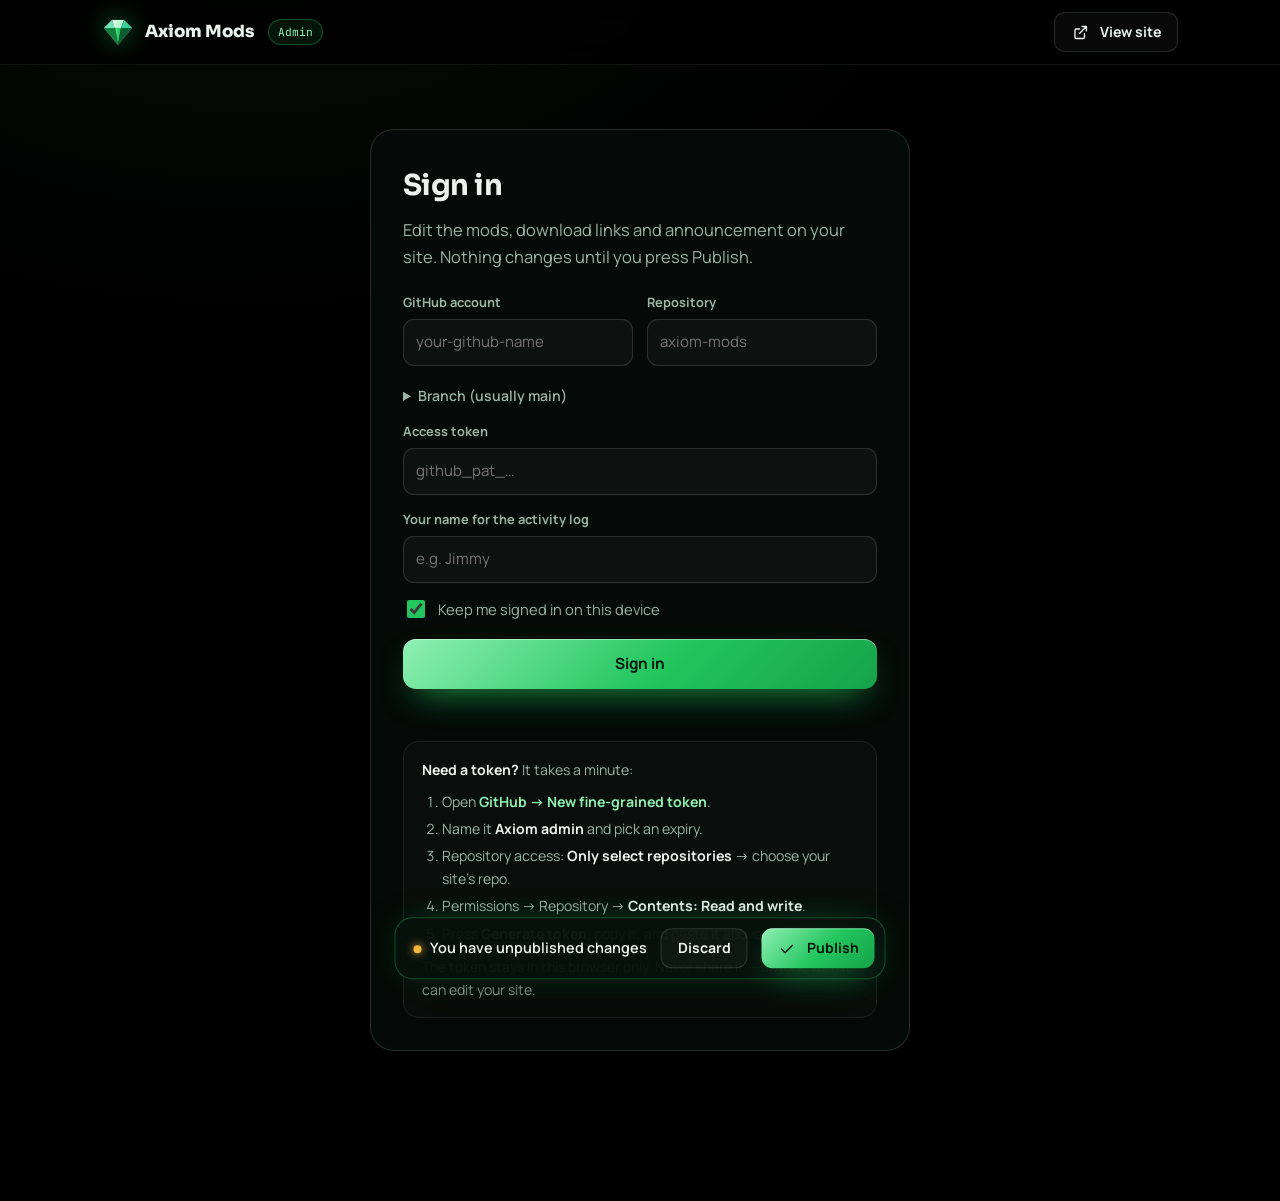
<file: admin.html>
<!doctype html>
<html lang="en">
<head>
<meta charset="utf-8">
<meta name="viewport" content="width=device-width, initial-scale=1">
<meta name="robots" content="noindex, nofollow">
<title>Admin — Axiom Mods</title>
<meta name="theme-color" content="#000000">
<link rel="icon" type="image/svg+xml" href="favicon.svg">
<link rel="preconnect" href="https://fonts.googleapis.com">
<link rel="preconnect" href="https://fonts.gstatic.com" crossorigin>
<link href="https://fonts.googleapis.com/css2?family=Sora:wght@600;700;800&family=Manrope:wght@400;500;600;700;800&family=JetBrains+Mono:wght@400;600&display=swap" rel="stylesheet">
<link rel="stylesheet" href="style.css">
<style>
  body { min-height: 100vh; background: radial-gradient(ellipse 90% 60% at 20% -10%, rgba(34,197,94,.08), transparent 60%), var(--void); }
  .a-bar { position: sticky; top: 0; z-index: 50; border-bottom: 1px solid var(--line); background: rgba(0,0,0,.82); backdrop-filter: blur(14px); -webkit-backdrop-filter: blur(14px); }
  .a-bar .bar-in { max-width: 1120px; margin: 0 auto; padding: 12px 22px; display: flex; align-items: center; gap: 14px; }
  .a-brand { display: flex; align-items: center; gap: 11px; font-family: var(--f-display); font-weight: 800; font-size: 1.05rem; }
  .a-brand svg { width: 32px; height: 32px; filter: drop-shadow(0 0 12px rgba(34,197,94,.5)); }
  .a-pill { font-family: var(--f-mono); font-size: .7rem; padding: 3px 9px; border-radius: 99px; color: var(--mint); border: 1px solid rgba(34,197,94,.35); background: rgba(34,197,94,.1); }
  .a-bar .sp { flex: 1; }
  .a-who { display: inline-flex; align-items: center; gap: 8px; font-size: .84rem; color: var(--mute); }
  .a-who .dot { width: 7px; height: 7px; border-radius: 50%; background: var(--mint); box-shadow: 0 0 8px var(--mint); }

  .a-main { max-width: 1120px; margin: 0 auto; padding: 34px 22px 150px; }

  /* Login */
  .login { max-width: 540px; margin: 30px auto 0; padding: 32px; border-radius: 24px; border: 1px solid var(--line-2); background: rgba(5,12,8,.9); }
  .login h1 { font-family: var(--f-display); font-size: 1.8rem; letter-spacing: -.02em; margin-bottom: 6px; }
  .login > p { color: var(--mute); margin-bottom: 22px; }
  .help { margin-top: 20px; padding: 16px 18px; border-radius: 16px; border: 1px solid var(--line); background: rgba(255,255,255,.02); font-size: .88rem; color: var(--mute); }
  .help ol { list-style: decimal; padding-left: 20px; margin-top: 8px; display: grid; gap: 4px; }
  .help a { color: var(--mint); font-weight: 700; }
  .help b { color: var(--bone); }
  .err { min-height: 1.4em; margin-top: 12px; color: var(--red); font-size: .9rem; font-weight: 600; }
  details.more { margin: 4px 0 14px; }
  details.more summary { cursor: pointer; color: var(--mute); font-size: .88rem; font-weight: 600; }

  /* Forms */
  .field { display: grid; gap: 6px; margin-bottom: 14px; }
  .field > span { font-size: .8rem; font-weight: 700; color: var(--mute); }
  .field small { color: var(--faint); font-size: .8rem; }
  .in, .ta, .sel {
    width: 100%; font: inherit; font-size: .94rem; color: var(--bone);
    background: rgba(255,255,255,.035); border: 1px solid var(--line-2); border-radius: 11px; padding: 10px 12px;
    transition: border-color .2s, background .2s;
  }
  .ta { min-height: 86px; resize: vertical; line-height: 1.55; }
  .sel { appearance: none; -webkit-appearance: none; cursor: pointer; background-image: none; }
  .in:focus, .ta:focus, .sel:focus { outline: none; border-color: rgba(34,197,94,.7); background: rgba(34,197,94,.06); }
  .staff-row { display: grid; grid-template-columns: minmax(0,1.2fr) minmax(0,1fr) auto auto; gap: 10px; align-items: center; padding: 10px; border-radius: 14px; border: 1px solid var(--line); margin-bottom: 8px; background: rgba(255,255,255,.015); }
  .staff-row .in { height: 42px; }
  .staff-row .sw { padding: 8px 12px; align-items: center; white-space: nowrap; }
  .staff-row .sw b { font-size: .84rem; }
  .icon-btn { width: 42px; height: 42px; display: inline-flex; align-items: center; justify-content: center; border-radius: 11px; border: 1px solid var(--line-2); color: var(--mute); }
  .icon-btn:hover { color: var(--red); border-color: rgba(251,113,133,.4); }
  .note { display: flex; gap: 10px; padding: 12px 14px; border-radius: 13px; font-size: .84rem; line-height: 1.5; color: #ffe4ad; background: rgba(245,184,61,.07); border: 1px solid rgba(245,184,61,.28); margin-top: 4px; }
  .note .ic { width: 18px; height: 18px; flex: none; color: var(--amber); margin-top: 1px; }
  .hook-wrap { display: flex; gap: 8px; }
  .hook-wrap .in { flex: 1; min-width: 0; font-family: var(--f-mono); font-size: .82rem; }
  .row2 { display: grid; grid-template-columns: 1fr 1fr; gap: 14px; }
  .row3 { display: grid; grid-template-columns: 2fr 1fr 1fr; gap: 14px; }
  .check { display: flex; align-items: center; gap: 10px; font-size: .92rem; color: var(--mute); cursor: pointer; }
  .check input { width: 18px; height: 18px; accent-color: var(--emerald); }
  .with-btn { display: flex; gap: 8px; }
  .with-btn .in { flex: 1; min-width: 0; }

  /* App layout */
  .app { display: grid; grid-template-columns: 220px 1fr; gap: 28px; align-items: start; }
  .side { position: sticky; top: 82px; display: grid; gap: 4px; padding: 10px; border-radius: 18px; border: 1px solid var(--line); background: rgba(5,12,8,.8); }
  .side button { display: flex; align-items: center; gap: 11px; padding: 11px 12px; border-radius: 12px; color: var(--mute); font-weight: 600; text-align: left; }
  .side button:hover { color: var(--bone); background: rgba(255,255,255,.035); }
  .side button.on { color: #fff; background: rgba(34,197,94,.13); }
  .side button.on .ic { color: var(--mint); }
  .side .ic { width: 18px; height: 18px; }
  .pane-h { display: flex; align-items: flex-end; justify-content: space-between; gap: 16px; flex-wrap: wrap; margin-bottom: 20px; }
  .pane-h h2 { font-family: var(--f-display); font-size: 1.6rem; letter-spacing: -.02em; }
  .pane-h p { color: var(--mute); font-size: .92rem; margin-top: 4px; }
  .box { padding: 22px; border-radius: 18px; border: 1px solid var(--line); background: rgba(5,12,8,.8); }

  /* Mod rows */
  .mods { display: grid; gap: 10px; }
  .mod { --acc: 34, 197, 94; border-radius: 18px; border: 1px solid var(--line); background: rgba(5,12,8,.85); transition: border-color .3s; }
  .mod.open { border-color: rgba(var(--acc), .35); }
  .mod-h { display: flex; align-items: center; gap: 14px; padding: 14px 16px; cursor: pointer; }
  .mod-h .tile { width: 42px; height: 42px; border-radius: 12px; }
  .mod-h .tile svg { width: 22px; height: 22px; }
  .mod-t { min-width: 0; flex: 1; }
  .mod-t b { display: block; font-family: var(--f-display); font-size: 1.05rem; white-space: nowrap; overflow: hidden; text-overflow: ellipsis; }
  .mod-t small { display: flex; flex-wrap: wrap; gap: 6px; margin-top: 3px; font-size: .78rem; color: var(--faint); }
  .chip { padding: 1px 8px; border-radius: 99px; border: 1px solid var(--line-2); font-weight: 700; }
  .chip.g { color: var(--mint); border-color: rgba(34,197,94,.35); }
  .chip.a { color: var(--amber); border-color: rgba(245,184,61,.4); }
  .chip.r { color: var(--red); border-color: rgba(251,113,133,.4); }
  .ib { width: 36px; height: 36px; display: grid; place-items: center; border-radius: 10px; color: var(--mute); border: 1px solid transparent; }
  .ib:hover:not(:disabled) { color: var(--bone); background: rgba(255,255,255,.05); border-color: var(--line); }
  .ib:disabled { opacity: .3; cursor: default; }
  .ib .ic { width: 17px; height: 17px; }
  .ib.chev .ic { transition: transform .35s var(--ease); }
  .mod.open .ib.chev .ic { transform: rotate(180deg); }
  .mod-b { display: none; padding: 4px 18px 20px; border-top: 1px solid var(--line); }
  .mod.open .mod-b { display: block; }

  .sub-box { margin: -6px 0 18px; padding: 12px; border-radius: 14px; border: 1px solid var(--line); }
  .sub-box.on { border-color: rgba(255,70,70,.4); background: rgba(255,40,40,.05); }
  .sub-box .sw { border: 0; padding: 0; background: none !important; }
  .sub-box .sw input:checked + i { background: rgba(255,70,70,.7); }
  .sub-box .field { margin: 12px 0 0; }
  .sub-box:not(.on) .field { display: none; }
  .chip { white-space: nowrap; }
  .chip.yt { color: #ff8a8a; border-color: rgba(255,70,70,.4); background: rgba(255,40,40,.08); }
  .switches { display: grid; grid-template-columns: repeat(4, 1fr); gap: 10px; margin: 16px 0 18px; }
  .sw { display: flex; align-items: flex-start; gap: 10px; padding: 12px; border-radius: 13px; border: 1px solid var(--line); cursor: pointer; transition: border-color .25s, background .25s; }
  .sw.on { border-color: rgba(34,197,94,.4); background: rgba(34,197,94,.07); }
  .sw.warn.on { border-color: rgba(245,184,61,.45); background: rgba(245,184,61,.07); }
  .sw input { position: absolute; opacity: 0; pointer-events: none; }
  .sw i { position: relative; flex: none; width: 34px; height: 20px; margin-top: 1px; border-radius: 99px; background: #1b2a22; transition: background .25s; }
  .sw i::after { content: ""; position: absolute; top: 3px; left: 3px; width: 14px; height: 14px; border-radius: 50%; background: #5d776b; transition: transform .3s var(--ease), background .25s; }
  .sw input:checked + i { background: rgba(34,197,94,.55); }
  .sw.warn input:checked + i { background: rgba(245,184,61,.55); }
  .sw input:checked + i::after { transform: translateX(14px); background: #fff; }
  .sw input:focus-visible + i { outline: 2px solid var(--mint); outline-offset: 2px; }
  .sw b { display: block; font-size: .88rem; }
  .sw small { display: block; font-size: .74rem; color: var(--faint); line-height: 1.4; margin-top: 2px; }

  .icons { display: flex; flex-wrap: wrap; gap: 6px; }
  .icons label { cursor: pointer; }
  .icons input { position: absolute; opacity: 0; pointer-events: none; }
  .icons span { width: 40px; height: 40px; display: grid; place-items: center; border-radius: 11px; border: 1px solid var(--line); color: var(--mute); transition: all .2s; }
  .icons span svg { width: 20px; height: 20px; fill: none; stroke: currentColor; stroke-width: 1.75; stroke-linecap: round; stroke-linejoin: round; }
  .icons label:hover span { color: var(--bone); border-color: var(--line-2); }
  .icons input:checked + span { color: rgb(var(--acc)); border-color: rgba(var(--acc), .6); background: rgba(var(--acc), .12); }
  .icons input:focus-visible + span { outline: 2px solid var(--mint); outline-offset: 2px; }
  .colors { display: flex; align-items: center; gap: 8px; flex-wrap: wrap; }
  .colors button { width: 28px; height: 28px; border-radius: 50%; border: 2px solid rgba(255,255,255,.12); }
  .colors button.on { border-color: #fff; box-shadow: 0 0 0 2px rgba(255,255,255,.2); }
  .colors input[type=color] { width: 40px; height: 32px; border: 1px solid var(--line-2); border-radius: 9px; background: none; padding: 2px; cursor: pointer; }
  .mod-del { margin-top: 6px; color: var(--red); border-color: rgba(251,113,133,.3); }
  .mod-del:hover { background: rgba(251,113,133,.1) !important; border-color: rgba(251,113,133,.6) !important; }

  /* Announcement preview */
  .preview { margin-bottom: 18px; border-radius: 14px; overflow: hidden; border: 1px solid var(--line); }
  .preview .announce { margin: 0; }

  /* Activity */
  .acts { display: grid; gap: 8px; }
  .act { display: flex; gap: 14px; align-items: flex-start; padding: 14px 16px; border-radius: 14px; border: 1px solid var(--line); background: rgba(5,12,8,.8); }
  .act .av { width: 36px; height: 36px; border-radius: 50%; display: grid; place-items: center; flex: none; font-weight: 800; font-size: .86rem; color: #03160b; background: linear-gradient(135deg, var(--mint), var(--emerald)); }
  .act b { display: block; font-size: .93rem; font-weight: 600; }
  .act small { color: var(--faint); font-size: .8rem; }

  /* Publish bar */
  .pub { position: fixed; left: 50%; bottom: 20px; z-index: 60; transform: translate(-50%, 160%); transition: transform .5s var(--ease);
    display: flex; align-items: center; gap: 14px; padding: 10px 10px 10px 18px; border-radius: 18px; max-width: calc(100% - 32px);
    background: rgba(8,18,13,.96); border: 1px solid rgba(34,197,94,.35); box-shadow: 0 24px 60px -20px rgba(0,0,0,.9), 0 0 40px -18px rgba(34,197,94,.7); }
  .pub.show { transform: translate(-50%, 0); }
  .pub span { font-size: .9rem; font-weight: 600; white-space: nowrap; }
  .pub .dot { display: inline-block; width: 8px; height: 8px; border-radius: 50%; background: var(--amber); margin-right: 8px; box-shadow: 0 0 8px var(--amber); }
  .log { margin-top: 18px; padding: 14px 16px; border-radius: 14px; border: 1px solid var(--line); background: rgba(5,12,8,.9); font-size: .88rem; display: grid; gap: 4px; }
  .log .ok { color: var(--mint); } .log .bad { color: var(--red); }
  .log a { color: var(--mint); font-weight: 700; text-decoration: underline; }

  @media (max-width: 860px) {
    .app { grid-template-columns: 1fr; }
    .side { position: static; display: flex; overflow-x: auto; }
    .side button { white-space: nowrap; }
    .switches { grid-template-columns: 1fr 1fr; }
    .row2, .row3 { grid-template-columns: 1fr; }
    .staff-row { grid-template-columns: 1fr 1fr; }
    .a-who { display: none; }
    .pub span.txt { display: none; }
  }
</style>
</head>
<body>
<svg xmlns="http://www.w3.org/2000/svg" style="display:none" aria-hidden="true">
  <!-- Brand -->
  <symbol id="logo" viewBox="0 0 64 64">
    <polygon points="4,24 20,8 26,24" fill="#6ee7b7"/>
    <polygon points="20,8 44,8 38,24 26,24" fill="#bbf7d0"/>
    <polygon points="44,8 60,24 38,24" fill="#34d399"/>
    <polygon points="4,24 26,24 32,58" fill="#15803d"/>
    <polygon points="26,24 38,24 32,58" fill="#22c55e"/>
    <polygon points="38,24 60,24 32,58" fill="#0a5c33"/>
    <polygon points="22,10 30,10 27.5,22 24,22" fill="#fff" fill-opacity=".55"/>
    <polygon points="27,26 31,26 31.6,44" fill="#fff" fill-opacity=".28"/>
    <polygon points="4,24 20,8 44,8 60,24 32,58" fill="none" stroke="#eafff3" stroke-opacity=".35" stroke-width="1" stroke-linejoin="round"/>
  </symbol>

  <!-- UI -->
  <symbol id="i-download" viewBox="0 0 24 24"><path d="M12 4v11m0 0 4.5-4.5M12 15l-4.5-4.5"/><path d="M4.5 16v2.5a1.5 1.5 0 0 0 1.5 1.5h12a1.5 1.5 0 0 0 1.5-1.5V16"/></symbol>
  <symbol id="i-shield" viewBox="0 0 24 24"><path d="M12 3 4.5 6v5.6c0 4.5 3.2 8.2 7.5 9.4 4.3-1.2 7.5-4.9 7.5-9.4V6Z"/><path d="m9 12 2.2 2.2L15.5 10"/></symbol>
  <symbol id="i-alert" viewBox="0 0 24 24"><path d="M10.3 4.2 2.8 17.5A2 2 0 0 0 4.5 20.5h15a2 2 0 0 0 1.7-3L13.7 4.2a2 2 0 0 0-3.4 0Z"/><path d="M12 9.5v4.2M12 17h.01"/></symbol>
  <symbol id="i-clock" viewBox="0 0 24 24"><circle cx="12" cy="12" r="8.5"/><path d="M12 7.5V12l3 2"/></symbol>
  <symbol id="i-code" viewBox="0 0 24 24"><path d="M8.5 7 3.5 12l5 5M15.5 7l5 5-5 5"/></symbol>
  <symbol id="i-check" viewBox="0 0 24 24"><path d="m5 12.5 4.5 4.5L19 7.5"/></symbol>
  <symbol id="i-chev" viewBox="0 0 24 24"><path d="m6.5 9.5 5.5 5.5 5.5-5.5"/></symbol>
  <symbol id="i-x" viewBox="0 0 24 24"><path d="M6 6l12 12M18 6 6 18"/></symbol>
  <symbol id="i-menu" viewBox="0 0 24 24"><path d="M4 7h16M4 12h16M4 17h16"/></symbol>
  <symbol id="i-up" viewBox="0 0 24 24"><path d="M12 19V5m0 0-6 6m6-6 6 6"/></symbol>
  <symbol id="i-grid" viewBox="0 0 24 24"><rect x="3.5" y="3.5" width="7" height="7" rx="2"/><rect x="13.5" y="3.5" width="7" height="7" rx="2"/><rect x="3.5" y="13.5" width="7" height="7" rx="2"/><rect x="13.5" y="13.5" width="7" height="7" rx="2"/></symbol>
  <symbol id="i-clients" viewBox="0 0 24 24"><rect x="3" y="4.5" width="18" height="12" rx="2.2"/><path d="M8.5 20h7M12 16.5V20"/><path d="m8 10 2 1.6L8 13.2M12.5 13.2h3.5"/></symbol>
  <symbol id="i-utility" viewBox="0 0 24 24"><path d="M14.6 6.3a4 4 0 0 0-5.3 5.3L4 16.9 7.1 20l5.3-5.3a4 4 0 0 0 5.3-5.3l-2.5 2.5-2.6-.5-.5-2.6Z"/></symbol>
  <symbol id="i-macros" viewBox="0 0 24 24"><path d="M3.5 12h4l2.5-6 4 12 2.5-6h4"/></symbol>
  <symbol id="i-spark" viewBox="0 0 24 24"><path d="M12 3.5 13.8 10.2 20.5 12l-6.7 1.8L12 20.5l-1.8-6.7L3.5 12l6.7-1.8Z"/></symbol>
  <symbol id="i-tag" viewBox="0 0 24 24"><path d="M3.5 12.3V4.5a1 1 0 0 1 1-1h7.8l8.2 8.2a1.4 1.4 0 0 1 0 2l-6.6 6.6a1.4 1.4 0 0 1-2 0Z"/><circle cx="8" cy="8" r="1.4"/></symbol>
  <symbol id="i-folder" viewBox="0 0 24 24"><path d="M3.5 7a2 2 0 0 1 2-2h4l2 2.4h7a2 2 0 0 1 2 2V17a2 2 0 0 1-2 2h-13a2 2 0 0 1-2-2Z"/></symbol>
  <symbol id="i-book" viewBox="0 0 24 24"><path d="M5 4.5h11.5A2.5 2.5 0 0 1 19 7v13H7.5A2.5 2.5 0 0 1 5 17.5Z"/><path d="M5 17.5A2.5 2.5 0 0 1 7.5 15H19"/></symbol>
  <symbol id="i-help" viewBox="0 0 24 24"><circle cx="12" cy="12" r="8.5"/><path d="M9.6 9.6a2.5 2.5 0 1 1 3.6 2.2c-.7.4-1.2 1-1.2 1.8v.5M12 17h.01"/></symbol>
  <symbol id="i-box" viewBox="0 0 24 24"><path d="m12 3 8 4.5v9L12 21l-8-4.5v-9Z"/><path d="m4 7.5 8 4.5 8-4.5M12 12v9"/></symbol>
  <symbol id="i-play" viewBox="0 0 24 24"><path d="M8 5.5v13l10-6.5Z"/></symbol>
  <symbol id="i-ext" viewBox="0 0 24 24"><path d="M14 4.5h5.5V10M19.5 4.5 11 13"/><path d="M17 13.5v4.5a1.5 1.5 0 0 1-1.5 1.5h-9A1.5 1.5 0 0 1 5 18V9a1.5 1.5 0 0 1 1.5-1.5H11"/></symbol>
  <symbol id="i-plus" viewBox="0 0 24 24"><path d="M12 5v14M5 12h14"/></symbol>
  <symbol id="i-trash" viewBox="0 0 24 24"><path d="M4.5 7h15M9.5 7V4.5h5V7M6.5 7l1 12.5h9l1-12.5"/></symbol>
  <symbol id="i-bell" viewBox="0 0 24 24"><path d="M6 16v-5a6 6 0 1 1 12 0v5l1.5 2h-15Z"/><path d="M10 20.5a2 2 0 0 0 4 0"/></symbol>
  <symbol id="i-link" viewBox="0 0 24 24"><path d="M10 14a4 4 0 0 0 5.7 0l3-3a4 4 0 0 0-5.7-5.7l-1 1"/><path d="M14 10a4 4 0 0 0-5.7 0l-3 3a4 4 0 0 0 5.7 5.7l1-1"/></symbol>
  <symbol id="i-history" viewBox="0 0 24 24"><path d="M3.5 12a8.5 8.5 0 1 0 2.5-6"/><path d="M3.5 4.5V9H8M12 8v4.5l3 1.8"/></symbol>
  <symbol id="i-logout" viewBox="0 0 24 24"><path d="M14.5 4.5h3a2 2 0 0 1 2 2v11a2 2 0 0 1-2 2h-3M10 16l4-4-4-4M14 12H4.5"/></symbol>
  <symbol id="b-discord" viewBox="0 0 24 24"><path fill="currentColor" stroke="none" d="M20.3 4.4a19.8 19.8 0 0 0-4.9-1.5l-.6 1.2a18.3 18.3 0 0 0-5.5 0L8.7 2.9a19.7 19.7 0 0 0-4.9 1.5C.7 9-.2 13.6.2 18.1a19.9 19.9 0 0 0 6 3c.5-.6.9-1.3 1.2-2a13 13 0 0 1-1.9-.9l.4-.3a14.2 14.2 0 0 0 12.1 0l.4.3c-.6.4-1.2.7-1.9.9.4.7.8 1.4 1.3 2a19.8 19.8 0 0 0 6-3c.5-5.2-.9-9.7-3.5-13.7ZM8 15.3c-1.2 0-2.2-1.1-2.2-2.4s1-2.4 2.2-2.4 2.2 1.1 2.2 2.4-1 2.4-2.2 2.4Zm8 0c-1.2 0-2.2-1.1-2.2-2.4s1-2.4 2.2-2.4 2.2 1.1 2.2 2.4-1 2.4-2.2 2.4Z"/></symbol>

  <symbol id="i-share" viewBox="0 0 24 24"><circle cx="18" cy="5.5" r="2.5"/><circle cx="6" cy="12" r="2.5"/><circle cx="18" cy="18.5" r="2.5"/><path d="m8.2 10.8 7.6-4M8.2 13.2l7.6 4"/></symbol>
  <symbol id="i-users" viewBox="0 0 24 24"><circle cx="9" cy="8.5" r="3.5"/><path d="M2.5 19.5c.6-3.3 3.3-5.5 6.5-5.5s5.9 2.2 6.5 5.5"/><path d="M15.5 5.2a3.5 3.5 0 0 1 0 6.6M17.5 14.2c2.1.7 3.6 2.6 4 5.3"/></symbol>
  <symbol id="i-refresh" viewBox="0 0 24 24"><path d="M20 11a8 8 0 0 0-14.3-4.6L4 8.5M4 4v4.5h4.5M4 13a8 8 0 0 0 14.3 4.6l1.7-2.1M20 20v-4.5h-4.5"/></symbol>

  <symbol id="b-youtube" viewBox="0 0 24 24"><path fill="currentColor" stroke="none" d="M23 7.2a3 3 0 0 0-2.1-2.1C19 4.6 12 4.6 12 4.6s-7 0-8.9.5A3 3 0 0 0 1 7.2C.5 9.1.5 12 .5 12s0 2.9.5 4.8a3 3 0 0 0 2.1 2.1c1.9.5 8.9.5 8.9.5s7 0 8.9-.5a3 3 0 0 0 2.1-2.1c.5-1.9.5-4.8.5-4.8s0-2.9-.5-4.8ZM9.7 15.4V8.6l5.9 3.4-5.9 3.4Z"/></symbol>
  <symbol id="i-ticket" viewBox="0 0 24 24"><path d="M3.5 8.5V6.5a1 1 0 0 1 1-1h15a1 1 0 0 1 1 1v2a3.5 3.5 0 0 0 0 7v2a1 1 0 0 1-1 1h-15a1 1 0 0 1-1-1v-2a3.5 3.5 0 0 0 0-7Z"/><path d="M14.5 5.5v13" stroke-dasharray="2 2.4"/></symbol>
  <symbol id="i-image" viewBox="0 0 24 24"><rect x="3.5" y="4.5" width="17" height="15" rx="2.2"/><circle cx="9" cy="10" r="1.8"/><path d="m4 17.5 5-4.5 4 3.5 3-2.5 4 3.5"/></symbol>
  <symbol id="i-send" viewBox="0 0 24 24"><path d="M20.5 3.5 10 14M20.5 3.5 14 20.5l-4-6.5-6.5-4 17-6.5Z"/></symbol>
  <symbol id="i-rocket" viewBox="0 0 24 24"><path d="M14 4.5c3-1.3 5.5-1 5.5-1s.3 2.5-1 5.5l-6.5 6.5-4-4L14 4.5Z"/><path d="m8 11.5-3.5.5-1.5 2.5 4 .5M12.5 16l-.5 3.5-2.5 1.5-.5-4M7.5 16.5c-1.5.5-2.5 2.5-2.5 2.5s2-1 2.5-2.5"/><circle cx="15" cy="9" r="1.4"/></symbol>
  <symbol id="i-headset" viewBox="0 0 24 24"><path d="M4.5 14v-2a7.5 7.5 0 0 1 15 0v2"/><rect x="3.5" y="13.5" width="4" height="6" rx="1.4"/><rect x="16.5" y="13.5" width="4" height="6" rx="1.4"/><path d="M18.5 19.5c0 1.2-1.5 2-4 2h-1.5"/></symbol>
  <symbol id="i-paste" viewBox="0 0 24 24"><rect x="5.5" y="4.5" width="13" height="16" rx="2"/><path d="M9 4.5V3.5h6v1M9 11h6M9 15h4"/></symbol>

  <symbol id="i-lock" viewBox="0 0 24 24"><rect x="4.5" y="10.5" width="15" height="10" rx="2.2"/><path d="M8 10.5V7.5a4 4 0 0 1 8 0v3"/><circle cx="12" cy="15.5" r="1.3"/></symbol>
  <symbol id="i-unlock" viewBox="0 0 24 24"><rect x="4.5" y="10.5" width="15" height="10" rx="2.2"/><path d="M8 10.5V7.5a4 4 0 0 1 7.6-1.7"/><circle cx="12" cy="15.5" r="1.3"/></symbol>

  <!-- Mod icons -->
  <symbol id="m-spawner" viewBox="0 0 24 24"><rect x="3.5" y="3.5" width="17" height="17" rx="2"/><path d="M3.5 9h17M3.5 15h17M9 3.5v17M15 3.5v17"/><path fill="currentColor" fill-opacity=".45" d="M12 10.3c1.2 1 1.6 1.9 1.6 2.6a1.6 1.6 0 0 1-3.2 0c0-.7.4-1.6 1.6-2.6Z"/></symbol>
  <symbol id="m-meteor" viewBox="0 0 24 24"><circle cx="15.5" cy="8.5" r="4"/><path d="M12.6 11.4 4 20M10 9 5 14M15 14l-5 5"/></symbol>
  <symbol id="m-glazed" viewBox="0 0 24 24"><circle cx="12" cy="12" r="8.5"/><circle cx="12" cy="12" r="3"/><path d="M7.5 6.5 8.5 8M16 6l-.8 1.6M18 13l-1.6.4M7 16.5l1.4-1M14 17.8l-.4-1.6"/></symbol>
  <symbol id="m-rig" viewBox="0 0 24 24"><path d="M14.5 4.5c3 0 5.5 1.7 6.5 4-2.2-1-4.6-1.3-7-.8M9.5 4.5c-3 0-5.5 1.7-6.5 4 2.2-1 4.6-1.3 7-.8"/><path d="M12 6.5V21"/><path d="M10 6.5h4"/></symbol>
  <symbol id="m-tpa" viewBox="0 0 24 24"><path d="M4 8h13m0 0-3.5-3.5M17 8l-3.5 3.5M20 16H7m0 0 3.5-3.5M7 16l3.5 3.5"/></symbol>
  <symbol id="m-sword" viewBox="0 0 24 24"><path d="M14.5 3.5H20.5V9.5L10 20l-6-6L14.5 3.5Z"/><path d="m4 20 2-2M7.5 13.5l3 3"/></symbol>
  <symbol id="m-pickaxe" viewBox="0 0 24 24"><path d="M4.5 9C8 5 13.5 3.5 19 4.5 18 5.5 16.5 6 15 6.5"/><path d="M15 6.5 5 20.5M15 6.5c1 1.5 1.5 3 1.5 4.5"/></symbol>
  <symbol id="m-shield" viewBox="0 0 24 24"><path d="M12 3 4.5 6v5.5c0 4.6 3.2 8.3 7.5 9.5 4.3-1.2 7.5-4.9 7.5-9.5V6L12 3Z"/></symbol>
  <symbol id="m-eye" viewBox="0 0 24 24"><path d="M2.5 12S6 5.5 12 5.5 21.5 12 21.5 12 18 18.5 12 18.5 2.5 12 2.5 12Z"/><circle cx="12" cy="12" r="3"/></symbol>
  <symbol id="m-star" viewBox="0 0 24 24"><path d="m12 3.5 2.6 5.3 5.9.9-4.3 4.1 1 5.8L12 16.9l-5.2 2.7 1-5.8L3.5 9.7l5.9-.9L12 3.5Z"/></symbol>
  <symbol id="m-box" viewBox="0 0 24 24"><path d="M21 8 12 3 3 8v8l9 5 9-5V8Z"/><path d="m3 8 9 5 9-5M12 13v8"/></symbol>
  <symbol id="m-bolt" viewBox="0 0 24 24"><path d="M13 2.5 4.5 13.5H12L11 21.5l8.5-11H12l1-8Z"/></symbol>
  <symbol id="m-map" viewBox="0 0 24 24"><path d="M9 4 3.5 6v14L9 18l6 2 5.5-2V4L15 6 9 4Z"/><path d="M9 4v14M15 6v14"/></symbol>
  <symbol id="m-crystal" viewBox="0 0 24 24"><path d="M12 2.5 18 9l-6 12.5L6 9Z"/><path d="M6 9h12M12 2.5 9.5 9 12 21.5 14.5 9Z"/></symbol>
  <symbol id="m-potion" viewBox="0 0 24 24"><path d="M9.5 3.5h5M10.5 3.5v5L5.6 16.6A2.6 2.6 0 0 0 7.8 20.5h8.4a2.6 2.6 0 0 0 2.2-3.9L13.5 8.5v-5"/><path d="M7.4 14.5h9.2"/></symbol>
  <symbol id="m-compass" viewBox="0 0 24 24"><circle cx="12" cy="12" r="8.5"/><path d="m15.5 8.5-2 5-5 2 2-5Z"/></symbol>
  <symbol id="m-chest" viewBox="0 0 24 24"><rect x="3.5" y="6" width="17" height="13" rx="1.6"/><path d="M3.5 11h17M10.5 9.5h3v3.5h-3Z"/></symbol>
</svg>

<header class="a-bar">
  <div class="bar-in">
    <a class="a-brand" href="index.html"><svg><use href="#logo"/></svg>Axiom Mods</a>
    <span class="a-pill">Admin</span>
    <span class="sp"></span>
    <span class="a-who hidden" id="who"><span class="dot"></span><span id="who-text"></span></span>
    <a class="btn btn-line btn-sm" id="view-site" href="index.html" target="_blank" rel="noopener"><svg class="ic"><use href="#i-ext"/></svg>View site</a>
    <button class="btn btn-line btn-sm hidden" id="logout"><svg class="ic"><use href="#i-logout"/></svg>Sign out</button>
  </div>
</header>

<main class="a-main">
  <!-- Login -->
  <section class="login hidden" id="login">
    <h1>Sign in</h1>
    <p>Edit the mods, download links and announcement on your site. Nothing changes until you press Publish.</p>
    <form id="login-form" autocomplete="off">
      <div class="row2">
        <label class="field"><span>GitHub account</span><input class="in" id="owner" required spellcheck="false" placeholder="your-github-name"></label>
        <label class="field"><span>Repository</span><input class="in" id="repo" required spellcheck="false" placeholder="axiom-mods"></label>
      </div>
      <details class="more"><summary>Branch (usually main)</summary>
        <label class="field" style="margin-top:10px"><span>Branch</span><input class="in" id="branch" spellcheck="false" value="main"></label>
      </details>
      <label class="field"><span>Access token</span><input class="in" id="token" type="password" required spellcheck="false" placeholder="github_pat_…"></label>
      <label class="field"><span>Your name for the activity log</span><input class="in" id="name" maxlength="30" placeholder="e.g. Jimmy"></label>
      <label class="check" style="margin:4px 0 18px"><input type="checkbox" id="remember" checked> Keep me signed in on this device</label>
      <button class="btn btn-solid" id="login-btn" type="submit" style="width:100%">Sign in</button>
      <p class="err" id="login-err" role="alert"></p>
    </form>
    <div class="help">
      <b>Need a token?</b> It takes a minute:
      <ol>
        <li>Open <a href="https://github.com/settings/personal-access-tokens/new" target="_blank" rel="noopener">GitHub → New fine-grained token</a>.</li>
        <li>Name it <b>Axiom admin</b> and pick an expiry.</li>
        <li>Repository access: <b>Only select repositories</b> → choose your site's repo.</li>
        <li>Permissions → Repository → <b>Contents: Read and write</b>.</li>
        <li>Press <b>Generate token</b>, copy it, and paste it above.</li>
      </ol>
      <p style="margin-top:10px">The token stays in this browser only. Never share it — anyone with it can edit your site.</p>
    </div>
  </section>

  <!-- App -->
  <section class="app hidden" id="app">
    <nav class="side" aria-label="Admin sections">
      <button class="on" data-pane="mods"><svg class="ic"><use href="#i-box"/></svg>Mods</button>
      <button data-pane="announce"><svg class="ic"><use href="#i-bell"/></svg>Announcement</button>
      <button data-pane="support"><svg class="ic"><use href="#i-headset"/></svg>Support</button>
      <button data-pane="links"><svg class="ic"><use href="#i-link"/></svg>Links</button>
      <button data-pane="activity"><svg class="ic"><use href="#i-history"/></svg>Activity</button>
    </nav>

    <div>
      <div data-pane="mods">
        <div class="pane-h">
          <div><h2>Mods</h2><p>Click a mod to edit it. To change a download, just paste a new link.</p></div>
          <button class="btn btn-solid btn-sm" id="add-mod"><svg class="ic"><use href="#i-plus"/></svg>Add mod</button>
        </div>
        <div class="mods" id="mods"></div>
      </div>

      <div data-pane="announce" class="hidden">
        <div class="pane-h"><div><h2>Announcement</h2><p>The slim bar at the very top of the site.</p></div></div>
        <div class="preview" id="ann-preview"></div>
        <div class="box">
          <label class="check" style="margin-bottom:18px"><input type="checkbox" id="ann-enabled"> Show the announcement bar</label>
          <div class="row3">
            <label class="field"><span>Title</span><input class="in" id="ann-title" maxlength="60"></label>
            <label class="field"><span>Tag</span><input class="in" id="ann-tag" maxlength="14" placeholder="New"></label>
            <label class="field"><span>Button text</span><input class="in" id="ann-linktext" maxlength="20" placeholder="Browse"></label>
          </div>
          <label class="field"><span>Text</span><input class="in" id="ann-text" maxlength="120"></label>
          <label class="field"><span>Button goes to</span><select class="sel" id="ann-link"></select></label>
          <label class="field hidden" id="ann-custom-wrap"><span>Custom link</span><input class="in" id="ann-custom" placeholder="https://…"></label>
          <p style="color:var(--faint);font-size:.82rem">Changing the text shows the bar again for everyone who closed the old one.</p>
        </div>
      </div>

      <div data-pane="support" class="hidden">
        <div class="pane-h"><div><h2>Staff online</h2><p>Shown under the Discord box on the site. Flip yourself online when you can help.</p></div>
          <button class="btn btn-line btn-sm" id="st-add" type="button"><svg class="ic"><use href="#i-plus"/></svg>Add staff</button></div>
        <div class="box"><div id="st-list"></div><p id="st-empty" style="color:var(--faint);font-size:.88rem">No staff added. The site will say nobody's online.</p></div>

        <div class="pane-h" style="margin-top:28px"><div><h2>Tickets</h2><p>The "Make a ticket" form on the site sends to this Discord webhook.</p></div>
          <button class="btn btn-line btn-sm" id="tk-test" type="button"><svg class="ic"><use href="#i-send"/></svg>Send test ticket</button></div>
        <div class="box">
          <div class="switches" style="grid-template-columns:1fr;margin-top:0">
            <label class="sw" id="tk-on-wrap"><input type="checkbox" id="tk-on"><i></i><span><b>Tickets on the website</b><small>Off: every "Make a ticket" button opens the Discord instead.</small></span></label>
          </div>
          <label class="field"><span>Discord webhook link</span>
            <div class="hook-wrap"><input class="in" id="tk-hook" type="password" autocomplete="off" spellcheck="false" placeholder="https://discord.com/api/webhooks/…"><button class="btn btn-line btn-sm" id="tk-show" type="button">Show</button></div>
            <small>Discord: channel settings → Integrations → Webhooks → New webhook → Copy webhook URL.</small></label>
          <p class="err" id="tk-msg" style="color:var(--mute);margin-top:0"></p>
          <div class="note"><svg class="ic"><use href="#i-alert"/></svg><span>This link is inside the site's code, so a determined person could find it. The site limits each visitor to 1 ticket every 10 minutes and 3 a day, and blocks @everyone pings. If someone spams it anyway: delete the webhook in Discord, make a new one, paste it here and Publish.</span></div>
        </div>
      </div>

      <div data-pane="links" class="hidden">
        <div class="pane-h"><div><h2>Links</h2><p>Used everywhere on the site.</p></div></div>
        <div class="box">
          <label class="field"><span>Discord invite</span><input class="in" id="lk-discord" placeholder="https://discord.gg/…"><small>Every "Join Discord" button uses this.</small></label>
          <label class="field"><span>YouTube channel (optional)</span><input class="in" id="lk-youtube" placeholder="https://www.youtube.com/@yourchannel"><small>Shows a YouTube button in the top bar, menu and footer. Leave empty to hide it.</small></label>
          <label class="field"><span>Suggested launcher</span><input class="in" id="lk-launcher" placeholder="https://modrinth.com/app"><small>Where the "Get Modrinth App" button goes. Keep it on the official download page.</small></label>
        </div>
        <div class="pane-h" style="margin-top:28px"><div><h2>Discord numbers</h2><p>Always shown on the site. When Discord allows it, visitors see the live figures instead.</p></div>
          <button class="btn btn-line btn-sm" id="dc-refresh" type="button"><svg class="ic"><use href="#i-refresh"/></svg>Get from Discord</button></div>
        <div class="box">
          <div class="row2">
            <label class="field"><span>Members</span><input class="in" id="dc-members" type="number" min="0" inputmode="numeric"></label>
            <label class="field"><span>Online</span><input class="in" id="dc-online" type="number" min="0" inputmode="numeric"></label>
          </div>
          <p class="err" id="dc-msg" style="color:var(--mute);margin-top:0"></p>
        </div>
      </div>

      <div data-pane="activity" class="hidden">
        <div class="pane-h">
          <div><h2>Activity</h2><p>Every change to the site, newest first.</p></div>
          <button class="btn btn-line btn-sm" id="act-refresh"><svg class="ic"><use href="#i-history"/></svg>Refresh</button>
        </div>
        <div class="acts" id="acts"></div>
        <div style="margin-top:14px;text-align:center"><button class="btn btn-line btn-sm hidden" id="act-more">Load more</button></div>
      </div>

      <div class="log hidden" id="log" aria-live="polite"></div>
    </div>
  </section>
</main>

<div class="pub" id="pub" role="region" aria-label="Unpublished changes">
  <span class="txt"><span class="dot"></span>You have unpublished changes</span>
  <button class="btn btn-line btn-sm" id="discard">Discard</button>
  <button class="btn btn-solid btn-sm" id="publish"><svg class="ic"><use href="#i-check"/></svg>Publish</button>
</div>

<script>
(() => {
  'use strict';
  const DATA_PATH = 'site-data.json';
  // the same icon set as the Vexxo Mods admin panel, plus four extras
  const ICONS = ['spawner','meteor','glazed','rig','tpa','sword','pickaxe','eye','star','box','bolt','shield','map','crystal','potion','compass','chest'];
  const SWATCHES = ['34, 197, 94','45, 212, 191','56, 189, 248','167, 139, 250','251, 113, 133','251, 146, 60','250, 204, 21','226, 232, 240'];
  const NEW_CAT = '__new__';

  /* ---------- state ---------- */
  let cfg = { owner: '', repo: '', branch: 'main', token: '', name: '' };
  let data = null, original = '', sha = null;
  const open = new Set();
  let keySeq = 0;
  let actPage = 1;

  const $ = s => document.querySelector(s);
  const $$ = s => Array.from(document.querySelectorAll(s));
  const esc = v => String(v == null ? '' : v).replace(/[&<>"']/g, c => ({ '&': '&amp;', '<': '&lt;', '>': '&gt;', '"': '&quot;', "'": '&#39;' }[c]));
  const slug = v => String(v || '').toLowerCase().replace(/[^a-z0-9]+/g, '-').replace(/^-|-$/g, '') || 'mod';
  const isUrl = v => /^https?:\/\/[^\s"'<>]+$/i.test(String(v || '').trim());
  const okRgb = v => /^\s*\d{1,3}\s*,\s*\d{1,3}\s*,\s*\d{1,3}\s*$/.test(v || '');
  const rgbHex = rgb => '#' + String(rgb).split(',').map(n => Math.max(0, Math.min(255, parseInt(n, 10) || 0)).toString(16).padStart(2, '0')).join('');
  const hexRgb = hex => (hex.replace('#', '').match(/.{2}/g) || ['22','c5','5e']).map(x => parseInt(x, 16)).join(', ');
  const strip = d => JSON.stringify(d, (k, v) => (k.startsWith('_') ? undefined : v), 2) + '\n';
  const dirty = () => !!data && strip(data) !== original;
  const by = () => (cfg.name ? ` — by ${cfg.name}` : '');

  /* ---------- storage (never trusted to exist) ---------- */
  const store = {
    get(k) { try { return localStorage.getItem(k) || sessionStorage.getItem(k); } catch (e) { return null; } },
    set(k, v, keep) { try { (keep ? localStorage : sessionStorage).setItem(k, v); } catch (e) {} },
    del(k) { try { localStorage.removeItem(k); sessionStorage.removeItem(k); } catch (e) {} },
  };
  const saveCfg = keep => { store.del('axiom_admin'); store.set('axiom_admin', JSON.stringify(cfg), keep); };

  /* ---------- GitHub ---------- */
  async function gh(path, opts = {}) {
    const r = await fetch('https://api.github.com' + path, {
      ...opts,
      headers: { Authorization: `Bearer ${cfg.token}`, Accept: 'application/vnd.github+json', 'X-GitHub-Api-Version': '2022-11-28', ...(opts.body ? { 'Content-Type': 'application/json' } : {}) },
    });
    if (opts.allow404 && r.status === 404) return null;
    if (!r.ok) {
      let msg = r.statusText; try { msg = (await r.json()).message || msg; } catch (e) {}
      const err = new Error(msg); err.status = r.status; throw err;
    }
    return r.status === 204 ? null : r.json();
  }
  const repoPath = () => `/repos/${encodeURIComponent(cfg.owner)}/${encodeURIComponent(cfg.repo)}`;
  const b64ToText = b => new TextDecoder().decode(Uint8Array.from(atob(b.replace(/\s/g, '')), c => c.charCodeAt(0)));
  const textToB64 = t => { const bytes = new TextEncoder().encode(t); let s = ''; for (let i = 0; i < bytes.length; i += 0x8000) s += String.fromCharCode.apply(null, bytes.subarray(i, i + 0x8000)); return btoa(s); };
  const siteUrl = () => `https://${cfg.owner.toLowerCase()}.github.io/${cfg.repo}/`;

  /* ---------- login ---------- */
  function showLogin(msg) {
    $('#login').classList.remove('hidden'); $('#app').classList.add('hidden');
    $('#who').classList.add('hidden'); $('#logout').classList.add('hidden');
    $('#owner').value = cfg.owner; $('#repo').value = cfg.repo; $('#branch').value = cfg.branch || 'main';
    $('#name').value = cfg.name || '';
    $('#login-err').textContent = msg || '';
  }

  async function signIn() {
    const btn = $('#login-btn'); btn.disabled = true; $('#login-err').textContent = 'Signing in…';
    try {
      const repo = await gh(repoPath());
      await loadData();
      $('#login').classList.add('hidden'); $('#app').classList.remove('hidden');
      $('#who').classList.remove('hidden'); $('#logout').classList.remove('hidden');
      $('#who-text').textContent = repo.full_name + (cfg.name ? ` · ${cfg.name}` : '');
      $('#view-site').href = siteUrl();
      $('#login-err').textContent = '';
    } catch (e) {
      showLogin(e.status === 401 ? 'GitHub rejected that token. Check you copied all of it and that it hasn\'t expired.'
        : e.status === 404 ? `Can't see ${cfg.owner}/${cfg.repo}. Check the spelling, and that the token was given access to this repository.`
        : e.status === 403 ? 'That token can\'t read this repository. Give it "Contents: Read and write".'
        : e.missing ? e.message
        : 'Sign-in failed: ' + e.message);
    } finally { btn.disabled = false; }
  }

  $('#login-form').addEventListener('submit', e => {
    e.preventDefault();
    cfg = { owner: $('#owner').value.trim(), repo: $('#repo').value.trim(), branch: $('#branch').value.trim() || 'main', token: $('#token').value.trim(), name: $('#name').value.trim().slice(0, 30) };
    saveCfg($('#remember').checked);
    try { localStorage.setItem('axiom_admin_keep', $('#remember').checked ? '1' : '0'); } catch (err) {}
    signIn();
  });
  $('#logout').addEventListener('click', () => {
    if (dirty() && !confirm('You have unpublished changes. Sign out anyway?')) return;
    store.del('axiom_admin'); cfg = { owner: cfg.owner, repo: cfg.repo, branch: cfg.branch, token: '', name: cfg.name };
    data = null; $('#token').value = ''; updatePub(); showLogin();
  });

  /* ---------- load ---------- */
  async function loadData() {
    const f = await gh(`${repoPath()}/contents/${DATA_PATH}?ref=${encodeURIComponent(cfg.branch)}`, { allow404: true });
    if (!f) { const e = new Error(`There's no ${DATA_PATH} in ${cfg.owner}/${cfg.repo} yet. Upload the site files to the repo first.`); e.missing = true; throw e; }
    sha = f.sha;
    data = JSON.parse(b64ToText(f.content));
    data.mods = Array.isArray(data.mods) ? data.mods : [];
    data.announcement = data.announcement || { enabled: false };
    data.links = data.links || {};
    data.support = data.support || { ticketsOn: true, webhook: '', staff: [] };
    data.support.staff = Array.isArray(data.support.staff) ? data.support.staff : [];
    data.site = data.site || { version: '1.21.11', loader: 'Fabric' };
    original = strip(data);
    data.mods.forEach(m => { m._key = ++keySeq; });
    open.clear();
    renderAll(); updatePub();
  }

  function renderAll() { renderMods(); renderAnnouncement(); renderLinks(); renderSupport(); }

  /* ---------- mods ---------- */
  const cats = () => {
    const out = [];
    data.mods.forEach(m => { const c = (m.category || '').trim(); if (c && !out.includes(c)) out.push(c); });
    ['Clients', 'Utility', 'Macros'].forEach(c => { if (!out.includes(c)) out.push(c); });
    return out;
  };
  const accOf = m => (okRgb(m.accent) ? m.accent : '34, 197, 94');

  function chips(m) {
    const out = [`<span class="chip">${esc(m.category || 'No category')}</span>`];
    if (m.featured) out.push('<span class="chip g">Featured</span>');
    if (m.new) out.push('<span class="chip g">New</span>');
    if (m.openSource) out.push('<span class="chip g">Open source</span>');
    if (m.updating) out.push('<span class="chip a">Updating</span>');
    if (m.subLock) out.push('<span class="chip yt">Sub to unlock</span>');
    if (!m.updating && !isUrl(m.url)) out.push('<span class="chip r">No download link</span>');
    return out.join('');
  }

  function renderMods() {
    const list = $('#mods');
    if (!data.mods.length) { list.innerHTML = '<div class="box" style="text-align:center;color:var(--mute)">No mods yet. Press <b>Add mod</b>.</div>'; return; }
    list.innerHTML = data.mods.map((m, i) => {
      const k = m._key; const acc = accOf(m); const icon = ICONS.includes(m.icon) ? m.icon : 'box';
      const catOpts = cats().map(c => `<option value="${esc(c)}" ${c === m.category ? 'selected' : ''}>${esc(c)}</option>`).join('') + `<option value="${NEW_CAT}">New category…</option>`;
      return `<article class="mod${open.has(k) ? ' open' : ''}" data-key="${k}" style="--acc:${acc}">
        <div class="mod-h" data-act="toggle">
          <span class="tile" aria-hidden="true" style="color:rgb(${acc});background:linear-gradient(150deg,rgba(${acc},.26),rgba(${acc},.07));border:1px solid rgba(${acc},.32)"><svg><use href="#m-${icon}"/></svg></span>
          <div class="mod-t"><b>${esc(m.name || 'Untitled mod')}</b><small>${chips(m)}</small></div>
          <button class="ib" data-act="up" title="Move up" aria-label="Move up" ${i === 0 ? 'disabled' : ''}><svg class="ic"><use href="#i-up"/></svg></button>
          <button class="ib" data-act="down" title="Move down" aria-label="Move down" ${i === data.mods.length - 1 ? 'disabled' : ''}><svg class="ic" style="transform:rotate(180deg)"><use href="#i-up"/></svg></button>
          <button class="ib chev" data-act="toggle" aria-label="Edit" aria-expanded="${open.has(k)}"><svg class="ic"><use href="#i-chev"/></svg></button>
        </div>
        <div class="mod-b">
          <div class="switches">
            <label class="sw${m.featured ? ' on' : ''}"><input type="checkbox" data-f="featured" ${m.featured ? 'checked' : ''}><i></i><span><b>Featured</b><small>Big card at the top</small></span></label>
            <label class="sw${m.new ? ' on' : ''}"><input type="checkbox" data-f="new" ${m.new ? 'checked' : ''}><i></i><span><b>New</b><small>Shows in "Just added"</small></span></label>
            <label class="sw${m.openSource ? ' on' : ''}"><input type="checkbox" data-f="openSource" ${m.openSource ? 'checked' : ''}><i></i><span><b>Open source</b><small>Adds the open-source line</small></span></label>
            <label class="sw warn${m.updating ? ' on' : ''}"><input type="checkbox" data-f="updating" ${m.updating ? 'checked' : ''}><i></i><span><b>Updating</b><small>Hides the download for now</small></span></label>
          </div>
          <div class="sub-box${m.subLock ? ' on' : ''}">
            <label class="sw${m.subLock ? ' on' : ''}"><input type="checkbox" data-f="subLock" ${m.subLock ? 'checked' : ''}><i></i><span><b>Subscribe to unlock</b><small>The Download button becomes a red Subscribe button. People open your YouTube, wait 20 seconds, then get the download.</small></span></label>
            <label class="field"><span>YouTube channel for this mod (optional)</span><input class="in" data-f="subUrl" value="${esc(m.subUrl || '')}" placeholder="${esc(data.links.youtube || 'https://www.youtube.com/@yourchannel')}" spellcheck="false"><small>Leave empty to use your channel from Links${data.links.youtube ? '' : ' (not set yet)'}.</small></label>
          </div>
          <label class="field"><span>Download link</span>
            <div class="with-btn"><input class="in" data-f="url" value="${esc(m.url)}" placeholder="https://…" spellcheck="false"><a class="btn btn-line btn-sm" data-act="test" href="${isUrl(m.url) ? esc(m.url) : '#'}" target="_blank" rel="noopener noreferrer"><svg class="ic"><use href="#i-ext"/></svg>Test link</a></div>
            <small>Paste the direct download link from your file host. Press Test link to check it starts the download.</small></label>
          <div class="row2">
            <label class="field"><span>Name</span><input class="in" data-f="name" value="${esc(m.name)}" maxlength="40"></label>
            <label class="field"><span>File name shown on the card</span><input class="in" data-f="file" value="${esc(m.file)}" placeholder="mymod-1.21.11-v1.jar" spellcheck="false"></label>
          </div>
          <label class="field"><span>Description</span><textarea class="ta" data-f="description" maxlength="240">${esc(m.description)}</textarea></label>
          <div class="row3">
            <label class="field"><span>Category</span><select class="sel" data-f="category">${catOpts}</select></label>
            <label class="field"><span>Minecraft version</span><input class="in" data-f="mc" value="${esc(m.mc || '1.21.11')}"></label>
            <label class="field"><span>Badges</span><input class="in" data-f="badges" value="${esc((m.badges || []).join(', '))}" placeholder="New, v1.0"></label>
          </div>
          <div class="row2">
            <label class="field"><span>Needs another mod</span><select class="sel" data-f="requires"><option value="">Nothing — works on its own</option>${data.mods.filter(x => x !== m).map(x => `<option value="${esc(x.id)}" ${(m.requires || [])[0] === x.id ? 'selected' : ''}>${esc(x.name)}</option>`).join('')}</select><small>When someone downloads this, the site offers them that one too.</small></label>
            <label class="field"><span>Last updated</span><input class="in" type="date" data-f="updated" value="${esc(m.updated || '')}"><small>Set to today automatically when you change the link.</small></label>
          </div>
          <label class="field"><span>Requirement or warning</span><input class="in" data-f="note" value="${esc(m.note)}" placeholder="Optional — e.g. Requires Meteor Client to work."><small>Shows as an amber bar on the card.</small></label>
          ${m.featured ? `<label class="field"><span>Feature list</span><textarea class="ta" data-f="features" placeholder="One per line">${esc((m.features || []).join('\n'))}</textarea><small>One per line. Shown on the featured card.</small></label>` : ''}
          <div class="field"><span>Icon</span>
            <div class="icons">${ICONS.map(ic => `<label title="${ic}"><input type="radio" name="icon-${k}" data-f="icon" value="${ic}" ${icon === ic ? 'checked' : ''}><span><svg><use href="#m-${ic}"/></svg></span></label>`).join('')}</div>
          </div>
          <div class="field"><span>Colour</span>
            <div class="colors">${SWATCHES.map(s => `<button type="button" data-act="swatch" data-v="${s}" class="${s === acc ? 'on' : ''}" style="background:rgb(${s})" aria-label="Colour rgb(${s})"></button>`).join('')}
              <input type="color" data-f="accent" value="${rgbHex(acc)}" aria-label="Pick any colour"></div>
          </div>
          <details class="more"><summary>Advanced</summary>
            <label class="field" style="margin-top:10px"><span>Page ID</span><input class="in" data-f="id" value="${esc(m.id)}" spellcheck="false"><small>Used for links like #${esc(m.id || 'my-mod')}. Made from the name automatically.</small></label>
          </details>
          <button class="btn btn-line btn-sm mod-del" data-act="delete"><svg class="ic"><use href="#i-trash"/></svg>Remove mod</button>
        </div>
      </article>`;
    }).join('');
  }

  const modOf = el => data.mods.find(m => m._key === Number(el.closest('.mod').dataset.key));
  function refreshHead(card, m) {
    const acc = accOf(m); card.style.setProperty('--acc', acc);
    card.querySelector('.mod-t b').textContent = m.name || 'Untitled mod';
    card.querySelector('.mod-t small').innerHTML = chips(m);
    const tile = card.querySelector('.mod-h .tile');
    tile.style.cssText = `color:rgb(${acc});background:linear-gradient(150deg,rgba(${acc},.26),rgba(${acc},.07));border:1px solid rgba(${acc},.32)`;
    tile.querySelector('use').setAttribute('href', `#m-${ICONS.includes(m.icon) ? m.icon : 'box'}`);
  }

  $('#mods').addEventListener('input', e => {
    const el = e.target; const f = el.dataset.f; if (!f) return;
    const card = el.closest('.mod'); const m = modOf(el);
    if (f === 'badges') m.badges = el.value.split(',').map(s => s.trim()).filter(Boolean);
    else if (f === 'features') m.features = el.value.split('\n').map(s => s.trim()).filter(Boolean);
    else if (f === 'accent') { m.accent = hexRgb(el.value); card.querySelectorAll('.colors button').forEach(b => b.classList.toggle('on', b.dataset.v === m.accent)); }
    else if (['featured', 'new', 'openSource', 'updating', 'subLock'].includes(f)) { m[f] = el.checked; if (f === 'subLock') el.closest('.sub-box').classList.toggle('on', el.checked); }
    else if (f === 'subUrl') m.subUrl = el.value.trim();
    else if (f === 'category' || f === 'requires') return;   // handled on change
    else m[f] = el.value;
    if (f === 'name' && m._autoId) m.id = slug(m.name);
    if (f === 'id') delete m._autoId;
    if (f === 'url') { const t = card.querySelector('[data-act="test"]'); t.href = isUrl(m.url) ? m.url.trim() : '#'; }
    if (el.type === 'checkbox') { const lab = el.closest('.sw'); if (lab) lab.classList.toggle('on', el.checked); }
    if (f === 'featured') { renderMods(); }
    else refreshHead(card, m);
    updatePub();
  });
  $('#mods').addEventListener('change', e => {
    const el = e.target;
    if (el.dataset.f === 'icon' || el.type === 'checkbox') { el.dispatchEvent(new Event('input', { bubbles: true })); return; }
    if (el.dataset.f === 'requires') { const m2 = modOf(el); m2.requires = el.value ? [el.value] : []; updatePub(); return; }
    if (el.dataset.f !== 'category') return;
    const m = modOf(el);
    if (el.value === NEW_CAT) {
      const name = (prompt('Name the new category (e.g. PvP, Visuals):') || '').trim().slice(0, 24);
      if (name) m.category = name;
      renderMods();
    } else m.category = el.value;
    refreshHead(el.closest('.mod'), m); updatePub();
  });
  $('#mods').addEventListener('click', e => {
    const b = e.target.closest('[data-act]'); if (!b) return;
    const act = b.dataset.act; const card = b.closest('.mod'); const m = modOf(b);
    const i = data.mods.indexOf(m);
    if (act === 'test') { if (!isUrl(m.url)) { e.preventDefault(); alert('Paste a download link that starts with https:// first.'); } return; }
    if (act === 'toggle') {
      if (e.target.closest('button') && e.target.closest('button') !== b) return;
      open.has(m._key) ? open.delete(m._key) : open.add(m._key);
      card.classList.toggle('open', open.has(m._key));
      card.querySelector('.ib.chev').setAttribute('aria-expanded', open.has(m._key));
      return;
    }
    e.stopPropagation();
    if (act === 'up' || act === 'down') {
      const j = act === 'up' ? i - 1 : i + 1; if (j < 0 || j >= data.mods.length) return;
      [data.mods[i], data.mods[j]] = [data.mods[j], data.mods[i]]; renderMods(); updatePub();
    } else if (act === 'delete') {
      if (!confirm(`Remove ${m.name || 'this mod'} from the site?`)) return;
      data.mods.splice(i, 1); open.delete(m._key); renderMods(); updatePub();
    } else if (act === 'swatch') {
      m.accent = b.dataset.v; card.querySelector('[data-f="accent"]').value = rgbHex(m.accent);
      card.querySelectorAll('.colors button').forEach(x => x.classList.toggle('on', x === b));
      refreshHead(card, m); updatePub();
    }
  });
  $('#add-mod').addEventListener('click', () => {
    const m = { _key: ++keySeq, _autoId: true, id: 'new-mod', name: 'New mod', category: 'Utility', icon: 'box', accent: '34, 197, 94',
      featured: false, new: true, openSource: false, updating: false, badges: ['New'], description: 'Join the Discord for the full breakdown.',
      features: [], note: '', mc: (data.site && data.site.version) || '1.21.11', file: '', url: '', requires: [], updated: new Date().toISOString().slice(0, 10) };
    data.mods.push(m); open.add(m._key); renderMods(); updatePub();
    document.querySelector(`.mod[data-key="${m._key}"]`)?.scrollIntoView({ behavior: 'smooth', block: 'center' });
  });

  /* ---------- announcement ---------- */
  function renderAnnouncement() {
    const a = data.announcement;
    $('#ann-enabled').checked = !!a.enabled;
    $('#ann-title').value = a.title || ''; $('#ann-tag').value = a.tag || ''; $('#ann-text').value = a.text || ''; $('#ann-linktext').value = a.linkText || '';
    const opts = [['', 'No button'], ['#downloads', 'Downloads'], ...data.mods.map(m => ['#' + slug(m.id || m.name), m.name]), ['#discord', 'Discord section'], ['custom', 'Custom link…']];
    $('#ann-link').innerHTML = opts.map(([v, t]) => `<option value="${esc(v)}">${esc(t)}</option>`).join('');
    const known = opts.some(([v]) => v === (a.link || ''));
    $('#ann-link').value = known ? (a.link || '') : 'custom';
    $('#ann-custom').value = known ? '' : (a.link || '');
    $('#ann-custom-wrap').classList.toggle('hidden', known);
    previewAnnouncement();
  }
  function previewAnnouncement() {
    const a = data.announcement;
    $('#ann-preview').innerHTML = a.enabled
      ? `<div class="announce"><div class="announce-in"><span class="pill-tag">${esc(a.tag || 'New')}</span><span><b>${esc(a.title)}</b> <span>${esc(a.text)}</span></span>${a.link && a.linkText ? `<a class="go" href="#" onclick="return false">${esc(a.linkText)}</a>` : ''}</div></div>`
      : '<div style="padding:14px 16px;color:var(--faint);font-size:.88rem">The bar is hidden.</div>';
  }
  function annChanged() {
    const a = data.announcement;
    a.enabled = $('#ann-enabled').checked; a.title = $('#ann-title').value; a.tag = $('#ann-tag').value;
    a.text = $('#ann-text').value; a.linkText = $('#ann-linktext').value;
    const sel = $('#ann-link').value;
    $('#ann-custom-wrap').classList.toggle('hidden', sel !== 'custom');
    a.link = sel === 'custom' ? $('#ann-custom').value.trim() : sel;
    previewAnnouncement(); updatePub();
  }
  ['#ann-enabled', '#ann-title', '#ann-tag', '#ann-text', '#ann-linktext', '#ann-link', '#ann-custom']
    .forEach(s => { $(s).addEventListener('input', annChanged); $(s).addEventListener('change', annChanged); });

  /* ---------- links ---------- */
  function renderLinks() {
    $('#lk-discord').value = data.links.discord || ''; $('#lk-youtube').value = data.links.youtube || '';
    $('#lk-launcher').value = data.links.launcher || 'https://modrinth.com/app';
    data.discord = data.discord || { members: 0, online: 0 };
    $('#dc-members').value = data.discord.members || ''; $('#dc-online').value = data.discord.online || '';
  }
  $('#dc-members').addEventListener('input', e => { data.discord.members = Math.max(0, parseInt(e.target.value, 10) || 0); updatePub(); });
  $('#dc-online').addEventListener('input', e => { data.discord.online = Math.max(0, parseInt(e.target.value, 10) || 0); updatePub(); });
  $('#dc-refresh').addEventListener('click', async () => {
    const m = String(data.links.discord || '').match(/(?:discord\.gg|discord(?:app)?\.com\/invite)\/([\w-]+)/i);
    const msg = $('#dc-msg');
    if (!m) { msg.textContent = 'Add your Discord invite above first.'; return; }
    msg.textContent = 'Asking Discord…';
    try {
      const r = await fetch('https://discord.com/api/v9/invites/' + encodeURIComponent(m[1]) + '?with_counts=true');
      const j = await r.json();
      if (typeof j.approximate_member_count !== 'number') throw new Error('no counts');
      data.discord = { members: j.approximate_member_count, online: j.approximate_presence_count || 0, checked: new Date().toISOString().slice(0, 10) };
      renderLinks(); updatePub();
      msg.textContent = `Got it: ${data.discord.members} members, ${data.discord.online} online. Press Publish to save.`;
    } catch (e) {
      msg.textContent = "Discord didn't answer from here. Type the numbers in yourself — they're on your server's invite card.";
    }
  });
  $('#lk-discord').addEventListener('input', e => { data.links.discord = e.target.value.trim(); updatePub(); });
  $('#lk-youtube').addEventListener('input', e => { data.links.youtube = e.target.value.trim(); updatePub(); });
  $('#lk-launcher').addEventListener('input', e => { data.links.launcher = e.target.value.trim(); updatePub(); });

  /* ---------- support: staff + tickets ---------- */
  const HOOK_RE = /^https:\/\/(?:canary\.|ptb\.)?discord(?:app)?\.com\/api\/webhooks\/\d+\/[\w-]+$/;
  function renderSupport() {
    const sup = data.support;
    $('#st-list').innerHTML = sup.staff.map((p, i) => `
      <div class="staff-row" data-i="${i}">
        <input class="in" data-s="name" value="${esc(p.name || '')}" placeholder="Discord name" maxlength="32">
        <input class="in" data-s="role" value="${esc(p.role || '')}" placeholder="Role, e.g. Support" maxlength="24">
        <label class="sw${p.online ? ' on' : ''}"><input type="checkbox" data-s="online" ${p.online ? 'checked' : ''}><i></i><span><b>${p.online ? 'Online' : 'Offline'}</b></span></label>
        <button class="icon-btn" type="button" data-s-rm aria-label="Remove ${esc(p.name || 'staff member')}"><svg class="ic"><use href="#i-trash"/></svg></button>
      </div>`).join('');
    $('#st-empty').classList.toggle('hidden', sup.staff.length > 0);
    $('#tk-on').checked = sup.ticketsOn !== false; $('#tk-on-wrap').classList.toggle('on', sup.ticketsOn !== false);
    $('#tk-hook').value = sup.webhook || '';
  }
  const onStaff = e => {
    const row = e.target.closest('.staff-row'); if (!row) return;
    const p = data.support.staff[+row.dataset.i], k = e.target.dataset.s;
    if (k === 'online') { p.online = e.target.checked; const lab = e.target.closest('.sw'); lab.classList.toggle('on', p.online); lab.querySelector('b').textContent = p.online ? 'Online' : 'Offline'; }
    else if (k) p[k] = e.target.value;
    updatePub();
  };
  $('#st-list').addEventListener('input', onStaff);
  $('#st-list').addEventListener('change', e => { if (e.target.dataset.s === 'online') onStaff(e); });
  $('#st-list').addEventListener('click', e => {
    const b = e.target.closest('[data-s-rm]'); if (!b) return;
    data.support.staff.splice(+b.closest('.staff-row').dataset.i, 1); renderSupport(); updatePub();
  });
  $('#st-add').addEventListener('click', () => {
    data.support.staff.push({ name: '', role: 'Support', online: false }); renderSupport(); updatePub();
    const rows = $$('.staff-row'); rows[rows.length - 1].querySelector('input').focus();
  });
  $('#tk-on').addEventListener('change', e => { data.support.ticketsOn = e.target.checked; $('#tk-on-wrap').classList.toggle('on', e.target.checked); updatePub(); });
  $('#tk-hook').addEventListener('input', e => { data.support.webhook = e.target.value.trim(); updatePub(); });
  $('#tk-show').addEventListener('click', () => { const h = $('#tk-hook'); const show = h.type === 'password'; h.type = show ? 'text' : 'password'; $('#tk-show').textContent = show ? 'Hide' : 'Show'; });
  $('#tk-test').addEventListener('click', async () => {
    const msg = $('#tk-msg'); const hook = (data.support.webhook || '').trim();
    if (!HOOK_RE.test(hook)) { msg.style.color = 'var(--red)'; msg.textContent = 'Paste a Discord webhook link first.'; return; }
    msg.style.color = 'var(--mute)'; msg.textContent = 'Sending…';
    try {
      const r = await fetch(hook, { method: 'POST', headers: { 'Content-Type': 'application/json' }, body: JSON.stringify({ username: 'Axiom Tickets', allowed_mentions: { parse: [] }, embeds: [{ title: '\u2705 Test ticket', description: 'Tickets from the website will show up here. Sent from the admin panel by ' + (cfg.name || 'an admin') + '.', color: 0x22c55e }] }) });
      if (!r.ok) throw new Error(r.status);
      msg.style.color = 'var(--mint)'; msg.textContent = 'Sent. Check your Discord channel.';
    } catch (e) { msg.style.color = 'var(--red)'; msg.textContent = 'Couldn\'t send. Check the webhook link is right and still exists in Discord.'; }
  });

  /* ---------- panes ---------- */
  $$('.side button').forEach(b => b.addEventListener('click', () => {
    $$('.side button').forEach(x => x.classList.toggle('on', x === b));
    $$('[data-pane]').forEach(p => { if (p.tagName !== 'BUTTON') p.classList.toggle('hidden', p.dataset.pane !== b.dataset.pane); });
    if (b.dataset.pane === 'activity') loadActivity(false);
  }));

  /* ---------- activity ---------- */
  function ago(iso) {
    const s = (Date.now() - new Date(iso).getTime()) / 1000;
    if (s < 60) return 'just now';
    if (s < 3600) return `${Math.round(s / 60)} min ago`;
    if (s < 86400) return `${Math.round(s / 3600)} h ago`;
    if (s < 172800) return 'yesterday';
    return new Date(iso).toLocaleDateString(undefined, { day: 'numeric', month: 'short', year: 'numeric' });
  }
  async function loadActivity(more) {
    actPage = more ? actPage + 1 : 1;
    const list = $('#acts');
    if (!more) list.innerHTML = '<p style="color:var(--mute)">Loading…</p>';
    try {
      const commits = await gh(`${repoPath()}/commits?sha=${encodeURIComponent(cfg.branch)}&per_page=20&page=${actPage}`);
      const html = commits.map(c => {
        const msg = (c.commit.message || '').split('\n')[0];
        const m = msg.match(/\s—\sby\s(.+)$/);
        const who = m ? m[1] : (c.author && c.author.login) || c.commit.author.name || 'Someone';
        const what = m ? msg.slice(0, m.index) : msg;
        return `<div class="act"><span class="av">${esc(who.charAt(0).toUpperCase())}</span><div><b>${esc(what)}</b><small>${esc(who)} · ${esc(ago(c.commit.author.date))}</small></div></div>`;
      }).join('');
      if (more) list.insertAdjacentHTML('beforeend', html); else list.innerHTML = html || '<p style="color:var(--mute)">No changes yet.</p>';
      $('#act-more').classList.toggle('hidden', commits.length < 20);
    } catch (e) { list.innerHTML = `<p style="color:var(--red)">Couldn't load the activity: ${esc(e.message)}</p>`; }
  }
  $('#act-refresh').addEventListener('click', () => loadActivity(false));
  $('#act-more').addEventListener('click', () => loadActivity(true));

  /* ---------- publish ---------- */
  function updatePub() { $('#pub').classList.toggle('show', dirty()); }
  addEventListener('beforeunload', e => { if (dirty()) { e.preventDefault(); e.returnValue = ''; } });

  function validate() {
    const ids = new Set();
    for (const m of data.mods) {
      if (!String(m.name || '').trim()) return 'Every mod needs a name.';
      if (m.subLock && !isUrl(m.subUrl || data.links.youtube)) return `${m.name} is set to Subscribe to unlock, but there's no YouTube channel. Add one in Links, or on the mod.`;
      if (!m.updating && !isUrl(m.url)) return `${m.name} needs a download link that starts with https:// — or switch on Updating.`;
      m.id = slug(m.id || m.name);
      while (ids.has(m.id)) m.id += '-2';
      ids.add(m.id);
    }
    if (data.links.discord && !isUrl(data.links.discord)) return 'The Discord invite needs to be a full link starting with https://';
    if (data.links.youtube && !isUrl(data.links.youtube)) return 'The YouTube link needs to be a full link starting with https://';
    if (data.links.launcher && !isUrl(data.links.launcher)) return 'The launcher link needs to be a full link starting with https://';
    if (data.support.webhook && !HOOK_RE.test(data.support.webhook)) return 'The ticket webhook doesn\'t look like a Discord webhook link.';
    data.support.staff = data.support.staff.filter(p => String(p.name || '').trim()).map(p => ({ name: String(p.name).trim(), role: String(p.role || '').trim(), online: !!p.online }));
    return null;
  }

  function describe() {
    const before = JSON.parse(original); const parts = [];
    const oldById = new Map((before.mods || []).map(m => [m.id, m]));
    const newIds = new Set(data.mods.map(m => m.id));
    const clean = m => JSON.stringify(m, (k, v) => (k.startsWith('_') ? undefined : v));
    data.mods.forEach(m => {
      const o = oldById.get(m.id);
      if (!o) { parts.push(`Added mod ${m.name}`); return; }
      if (!!o.updating !== !!m.updating) parts.push(`${m.name} set to ${m.updating ? 'Updating' : 'live'}`);
      if (o.url !== m.url) parts.push(`Changed download link for ${m.name}`);
      if (!!o.subLock !== !!m.subLock) parts.push(`${m.name} ${m.subLock ? 'now needs a subscribe' : 'no longer needs a subscribe'}`);
      if (!!o.openSource !== !!m.openSource) parts.push(`${m.name} ${m.openSource ? 'marked' : 'unmarked'} open source`);
      const strip2 = x => { const c = JSON.parse(clean(x)); delete c.updating; delete c.url; delete c.openSource; delete c.subLock; delete c.subUrl; return JSON.stringify(c); };
      if (strip2(o) !== strip2(m)) parts.push(`Edited ${m.name}`);
    });
    (before.mods || []).forEach(o => { if (!newIds.has(o.id)) parts.push(`Removed mod ${o.name}`); });
    if ((before.mods || []).map(m => m.id).join() !== data.mods.map(m => m.id).filter(id => oldById.has(id)).join() && !parts.some(p => /Added|Removed/.test(p))) parts.push('Reordered mods');
    if (JSON.stringify(before.announcement) !== JSON.stringify(data.announcement)) parts.push('Updated the announcement');
    if (JSON.stringify(before.links) !== JSON.stringify(data.links)) parts.push('Updated links');
    if (JSON.stringify(before.discord) !== JSON.stringify(data.discord)) parts.push('Updated Discord numbers');
    const bs = before.support || { staff: [] }; const oldStaff = new Map((bs.staff || []).map(p => [p.name, p]));
    data.support.staff.forEach(p => { const o = oldStaff.get(p.name); if (o && !!o.online !== !!p.online) parts.push(`${p.name} is ${p.online ? 'online' : 'offline'}`); else if (!o && p.name) parts.push(`Added staff ${p.name}`); });
    (bs.staff || []).forEach(o => { if (!data.support.staff.some(p => p.name === o.name)) parts.push(`Removed staff ${o.name}`); });
    if ((bs.ticketsOn !== false) !== (data.support.ticketsOn !== false)) parts.push(`Tickets turned ${data.support.ticketsOn !== false ? 'on' : 'off'}`);
    if ((bs.webhook || '') !== (data.support.webhook || '')) parts.push('Changed ticket webhook');
    if (!parts.length) return 'Updated site';
    return parts.length > 3 ? `${parts.slice(0, 3).join(', ')} and ${parts.length - 3} more` : parts.join(', ');
  }

  function log(html, cls) { const el = $('#log'); el.classList.remove('hidden'); const d = document.createElement('div'); if (cls) d.className = cls; d.innerHTML = html; el.appendChild(d); }

  $('#publish').addEventListener('click', async () => {
    const problem = validate(); if (problem) { alert(problem); return; }
    const btn = $('#publish'); btn.disabled = true; $('#discard').disabled = true; $('#log').innerHTML = '';
    try {
      // a changed announcement gets a new id so it shows again for everyone
      const before = JSON.parse(original).announcement || {};
      const sig = x => [x.enabled, x.tag, x.title, x.text, x.linkText, x.link].join('|');
      if (sig(before) !== sig(data.announcement)) data.announcement.id = 'a' + Date.now().toString(36);
      const prev = new Map((JSON.parse(original).mods || []).map(m => [m.id, m]));
      const today = new Date().toISOString().slice(0, 10);
      data.mods.forEach(m => { const o = prev.get(m.id); if (!o || o.url !== m.url) m.updated = today; });
      const message = describe() + by();
      log('Publishing…');
      const cur = await gh(`${repoPath()}/contents/${DATA_PATH}?ref=${encodeURIComponent(cfg.branch)}`, { allow404: true });
      const json = strip(data);
      const res = await gh(`${repoPath()}/contents/${DATA_PATH}`, { method: 'PUT', body: JSON.stringify({ message, content: textToB64(json), branch: cfg.branch, ...(cur ? { sha: cur.sha } : {}) }) });
      sha = res.content.sha; original = json;
      log(`✓ ${esc(message)}`, 'ok');
      log(`Done. Your site updates in about a minute — <a href="${esc(siteUrl())}" target="_blank" rel="noopener">open the live site</a>.`, 'ok');
      renderMods();
    } catch (e) {
      log('✗ ' + esc(e.message) + (e.status === 403 ? ' — your token needs "Contents: Read and write" on this repo.' : e.status === 409 ? ' — someone else changed the site at the same time. Reload and try again.' : ''), 'bad');
      log('Nothing was saved. Fix the problem and press Publish again.', 'bad');
    } finally { btn.disabled = false; $('#discard').disabled = false; updatePub(); }
  });
  $('#discard').addEventListener('click', async () => {
    if (!confirm('Throw away all unpublished changes?')) return;
    data = JSON.parse(original); data.mods.forEach(m => { m._key = ++keySeq; }); open.clear(); renderAll(); updatePub();
  });

  /* ---------- start ---------- */
  let saved = null; try { saved = JSON.parse(store.get('axiom_admin') || 'null'); } catch (e) {}
  if (saved) cfg = { ...cfg, ...saved };
  if (cfg.token && cfg.owner && cfg.repo) { showLogin(); signIn(); } else showLogin();
})();
</script>
</body>
</html>
</file>
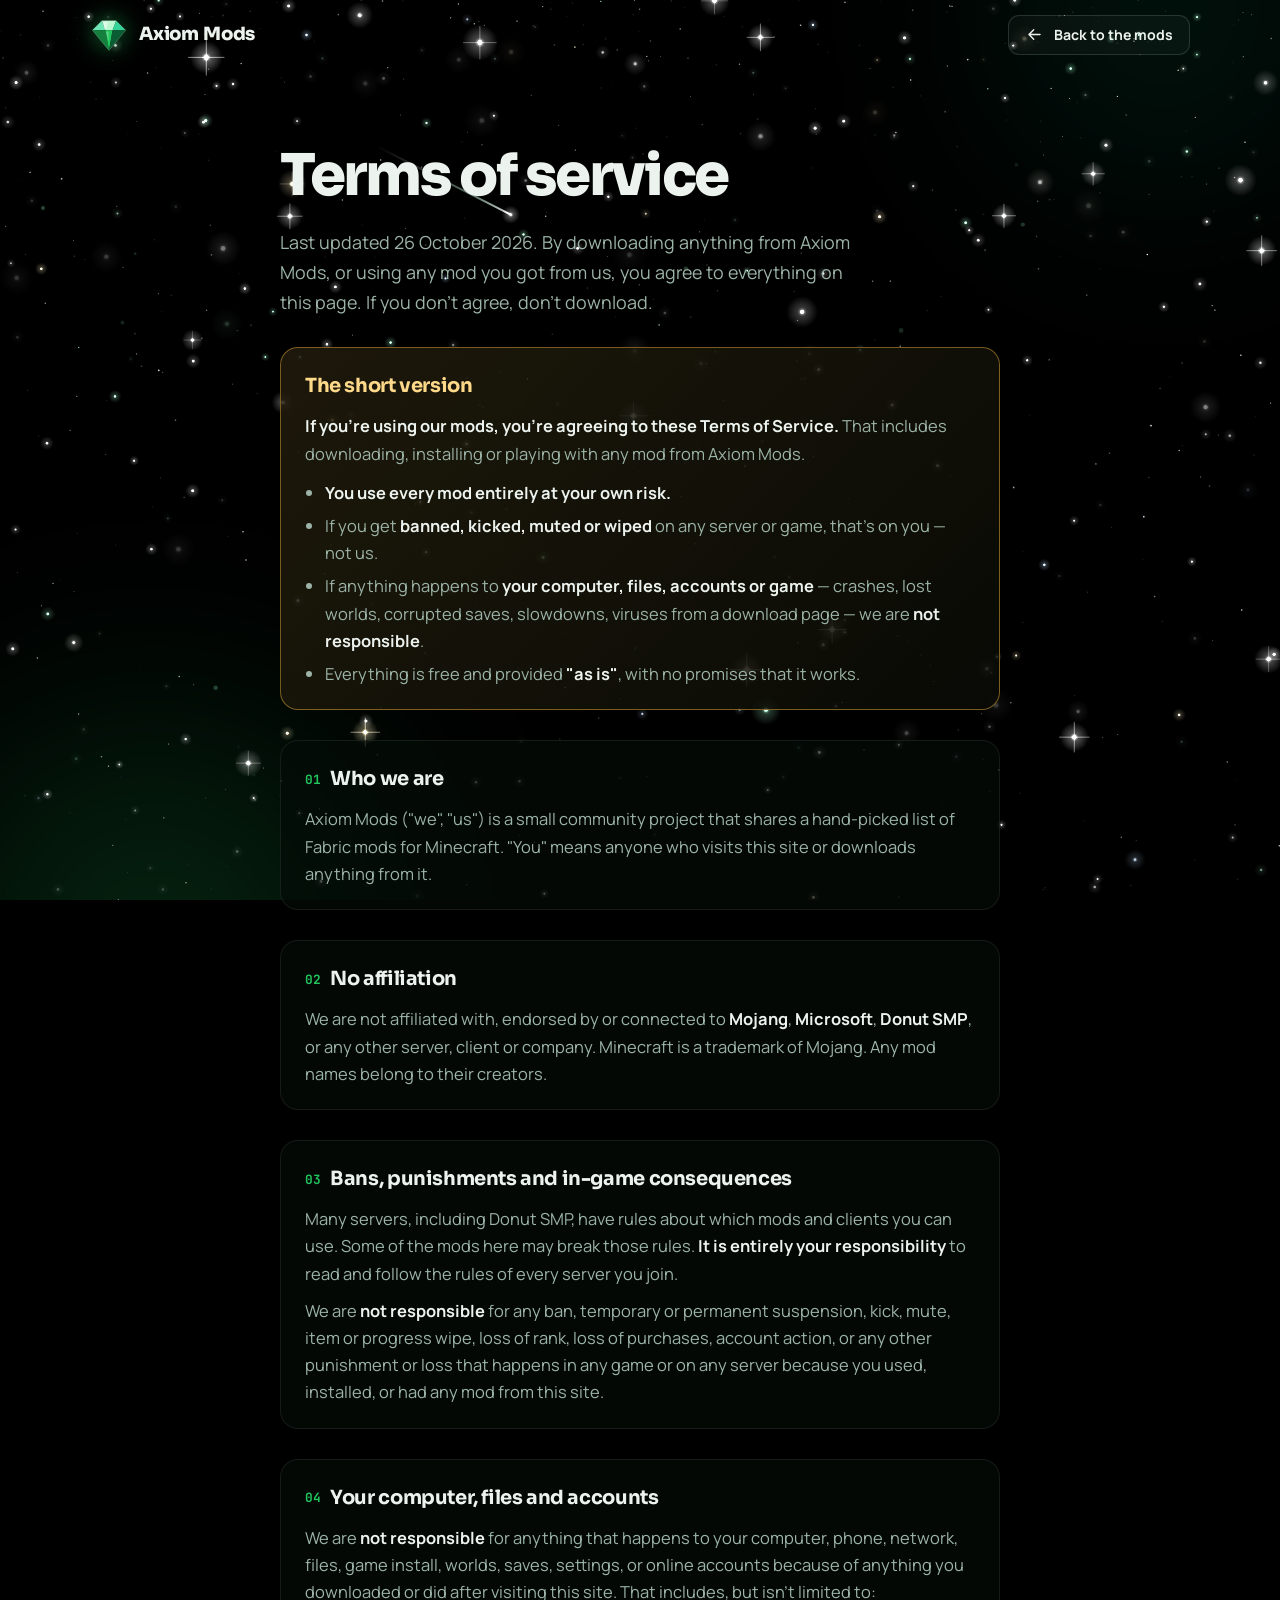
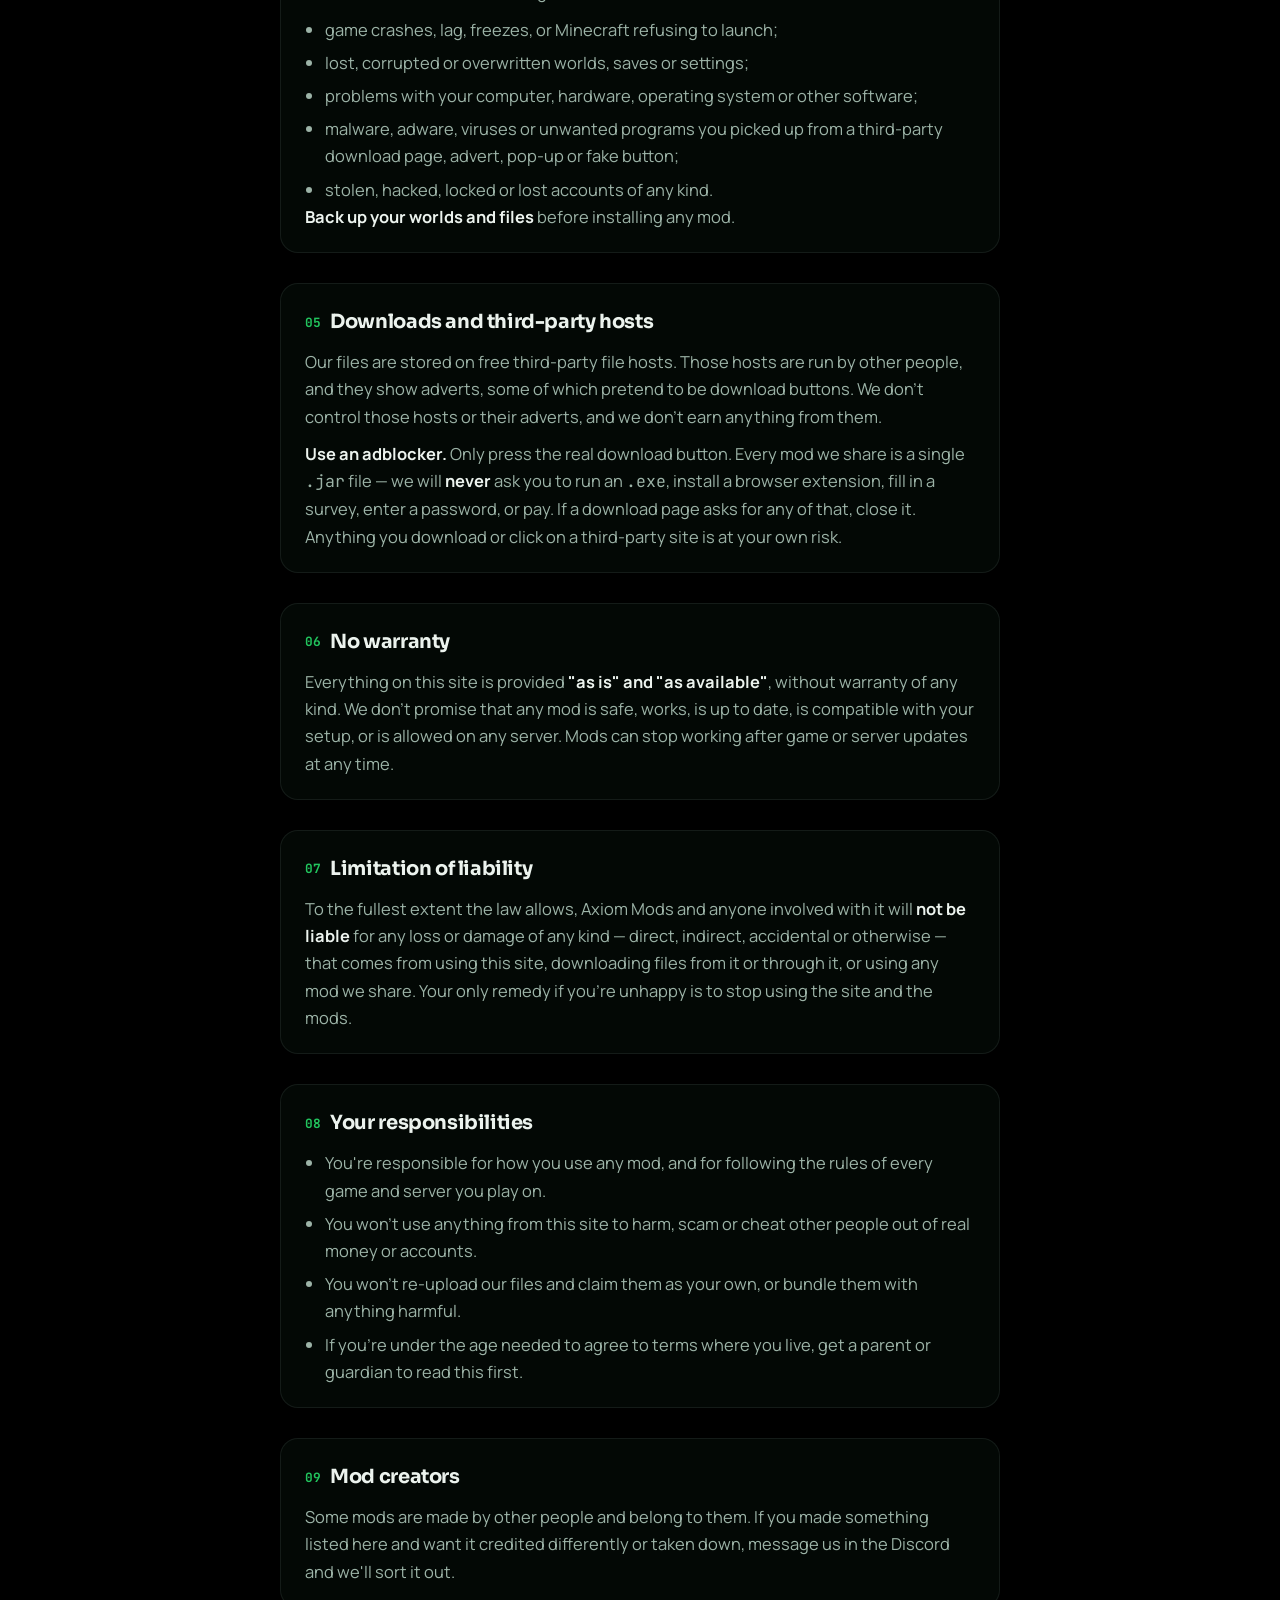
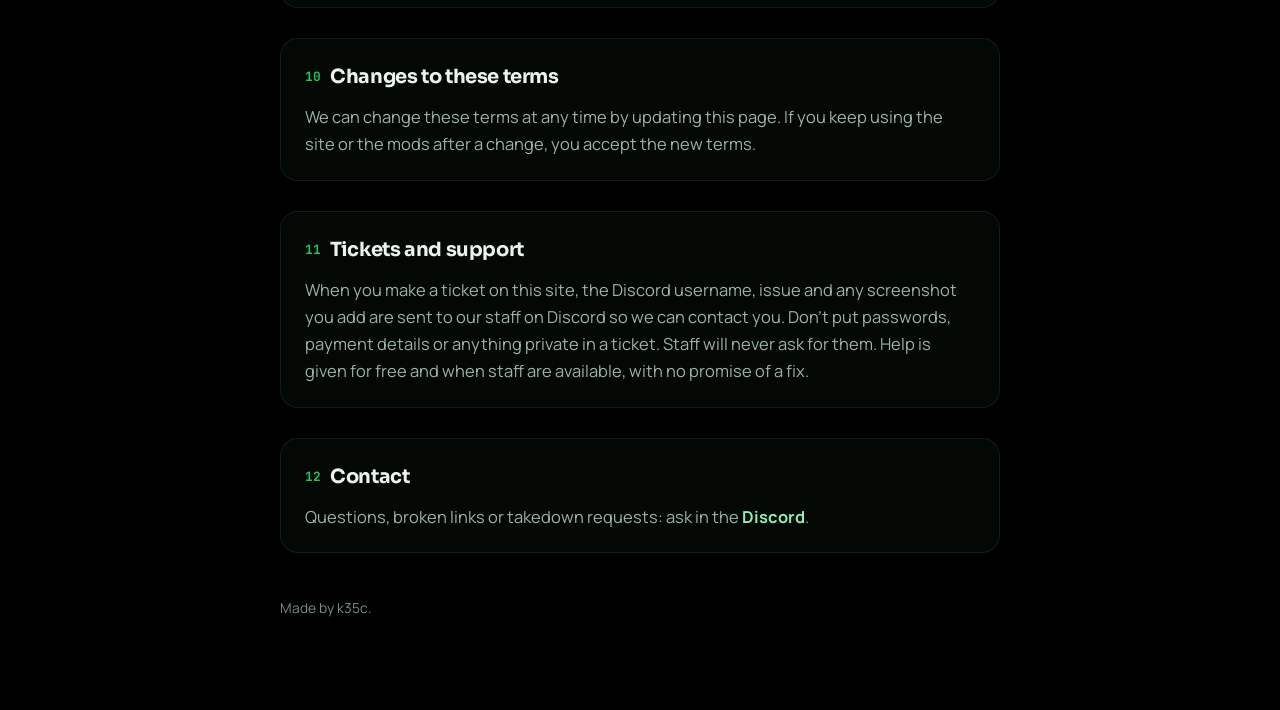
<file: terms.html>
<!doctype html>
<html lang="en">
<head>
<meta charset="utf-8">
<meta name="viewport" content="width=device-width, initial-scale=1, viewport-fit=cover">
<title>Terms of service — Axiom Mods</title>
<meta name="description" content="Terms of service and disclaimer for Axiom Mods. Use at your own risk.">
<meta name="theme-color" content="#000000">
<meta name="color-scheme" content="dark">
<link rel="icon" type="image/svg+xml" href="favicon.svg">
<link rel="preconnect" href="https://fonts.googleapis.com">
<link rel="preconnect" href="https://fonts.gstatic.com" crossorigin>
<link href="https://fonts.googleapis.com/css2?family=Sora:wght@600;700;800&family=Manrope:wght@400;500;600;700;800&family=JetBrains+Mono:wght@400;600&display=swap" rel="stylesheet">
<link rel="stylesheet" href="style.css">
<script>document.documentElement.className += ' js';</script>
</head>
<body>
<svg xmlns="http://www.w3.org/2000/svg" style="display:none" aria-hidden="true">
  <!-- Brand -->
  <symbol id="logo" viewBox="0 0 64 64">
    <polygon points="4,24 20,8 26,24" fill="#6ee7b7"/>
    <polygon points="20,8 44,8 38,24 26,24" fill="#bbf7d0"/>
    <polygon points="44,8 60,24 38,24" fill="#34d399"/>
    <polygon points="4,24 26,24 32,58" fill="#15803d"/>
    <polygon points="26,24 38,24 32,58" fill="#22c55e"/>
    <polygon points="38,24 60,24 32,58" fill="#0a5c33"/>
    <polygon points="22,10 30,10 27.5,22 24,22" fill="#fff" fill-opacity=".55"/>
    <polygon points="27,26 31,26 31.6,44" fill="#fff" fill-opacity=".28"/>
    <polygon points="4,24 20,8 44,8 60,24 32,58" fill="none" stroke="#eafff3" stroke-opacity=".35" stroke-width="1" stroke-linejoin="round"/>
  </symbol>

  <!-- UI -->
  <symbol id="i-download" viewBox="0 0 24 24"><path d="M12 4v11m0 0 4.5-4.5M12 15l-4.5-4.5"/><path d="M4.5 16v2.5a1.5 1.5 0 0 0 1.5 1.5h12a1.5 1.5 0 0 0 1.5-1.5V16"/></symbol>
  <symbol id="i-shield" viewBox="0 0 24 24"><path d="M12 3 4.5 6v5.6c0 4.5 3.2 8.2 7.5 9.4 4.3-1.2 7.5-4.9 7.5-9.4V6Z"/><path d="m9 12 2.2 2.2L15.5 10"/></symbol>
  <symbol id="i-alert" viewBox="0 0 24 24"><path d="M10.3 4.2 2.8 17.5A2 2 0 0 0 4.5 20.5h15a2 2 0 0 0 1.7-3L13.7 4.2a2 2 0 0 0-3.4 0Z"/><path d="M12 9.5v4.2M12 17h.01"/></symbol>
  <symbol id="i-clock" viewBox="0 0 24 24"><circle cx="12" cy="12" r="8.5"/><path d="M12 7.5V12l3 2"/></symbol>
  <symbol id="i-code" viewBox="0 0 24 24"><path d="M8.5 7 3.5 12l5 5M15.5 7l5 5-5 5"/></symbol>
  <symbol id="i-check" viewBox="0 0 24 24"><path d="m5 12.5 4.5 4.5L19 7.5"/></symbol>
  <symbol id="i-chev" viewBox="0 0 24 24"><path d="m6.5 9.5 5.5 5.5 5.5-5.5"/></symbol>
  <symbol id="i-x" viewBox="0 0 24 24"><path d="M6 6l12 12M18 6 6 18"/></symbol>
  <symbol id="i-menu" viewBox="0 0 24 24"><path d="M4 7h16M4 12h16M4 17h16"/></symbol>
  <symbol id="i-up" viewBox="0 0 24 24"><path d="M12 19V5m0 0-6 6m6-6 6 6"/></symbol>
  <symbol id="i-grid" viewBox="0 0 24 24"><rect x="3.5" y="3.5" width="7" height="7" rx="2"/><rect x="13.5" y="3.5" width="7" height="7" rx="2"/><rect x="3.5" y="13.5" width="7" height="7" rx="2"/><rect x="13.5" y="13.5" width="7" height="7" rx="2"/></symbol>
  <symbol id="i-clients" viewBox="0 0 24 24"><rect x="3" y="4.5" width="18" height="12" rx="2.2"/><path d="M8.5 20h7M12 16.5V20"/><path d="m8 10 2 1.6L8 13.2M12.5 13.2h3.5"/></symbol>
  <symbol id="i-utility" viewBox="0 0 24 24"><path d="M14.6 6.3a4 4 0 0 0-5.3 5.3L4 16.9 7.1 20l5.3-5.3a4 4 0 0 0 5.3-5.3l-2.5 2.5-2.6-.5-.5-2.6Z"/></symbol>
  <symbol id="i-macros" viewBox="0 0 24 24"><path d="M3.5 12h4l2.5-6 4 12 2.5-6h4"/></symbol>
  <symbol id="i-spark" viewBox="0 0 24 24"><path d="M12 3.5 13.8 10.2 20.5 12l-6.7 1.8L12 20.5l-1.8-6.7L3.5 12l6.7-1.8Z"/></symbol>
  <symbol id="i-tag" viewBox="0 0 24 24"><path d="M3.5 12.3V4.5a1 1 0 0 1 1-1h7.8l8.2 8.2a1.4 1.4 0 0 1 0 2l-6.6 6.6a1.4 1.4 0 0 1-2 0Z"/><circle cx="8" cy="8" r="1.4"/></symbol>
  <symbol id="i-folder" viewBox="0 0 24 24"><path d="M3.5 7a2 2 0 0 1 2-2h4l2 2.4h7a2 2 0 0 1 2 2V17a2 2 0 0 1-2 2h-13a2 2 0 0 1-2-2Z"/></symbol>
  <symbol id="i-book" viewBox="0 0 24 24"><path d="M5 4.5h11.5A2.5 2.5 0 0 1 19 7v13H7.5A2.5 2.5 0 0 1 5 17.5Z"/><path d="M5 17.5A2.5 2.5 0 0 1 7.5 15H19"/></symbol>
  <symbol id="i-help" viewBox="0 0 24 24"><circle cx="12" cy="12" r="8.5"/><path d="M9.6 9.6a2.5 2.5 0 1 1 3.6 2.2c-.7.4-1.2 1-1.2 1.8v.5M12 17h.01"/></symbol>
  <symbol id="i-box" viewBox="0 0 24 24"><path d="m12 3 8 4.5v9L12 21l-8-4.5v-9Z"/><path d="m4 7.5 8 4.5 8-4.5M12 12v9"/></symbol>
  <symbol id="i-play" viewBox="0 0 24 24"><path d="M8 5.5v13l10-6.5Z"/></symbol>
  <symbol id="i-ext" viewBox="0 0 24 24"><path d="M14 4.5h5.5V10M19.5 4.5 11 13"/><path d="M17 13.5v4.5a1.5 1.5 0 0 1-1.5 1.5h-9A1.5 1.5 0 0 1 5 18V9a1.5 1.5 0 0 1 1.5-1.5H11"/></symbol>
  <symbol id="i-plus" viewBox="0 0 24 24"><path d="M12 5v14M5 12h14"/></symbol>
  <symbol id="i-trash" viewBox="0 0 24 24"><path d="M4.5 7h15M9.5 7V4.5h5V7M6.5 7l1 12.5h9l1-12.5"/></symbol>
  <symbol id="i-bell" viewBox="0 0 24 24"><path d="M6 16v-5a6 6 0 1 1 12 0v5l1.5 2h-15Z"/><path d="M10 20.5a2 2 0 0 0 4 0"/></symbol>
  <symbol id="i-link" viewBox="0 0 24 24"><path d="M10 14a4 4 0 0 0 5.7 0l3-3a4 4 0 0 0-5.7-5.7l-1 1"/><path d="M14 10a4 4 0 0 0-5.7 0l-3 3a4 4 0 0 0 5.7 5.7l1-1"/></symbol>
  <symbol id="i-history" viewBox="0 0 24 24"><path d="M3.5 12a8.5 8.5 0 1 0 2.5-6"/><path d="M3.5 4.5V9H8M12 8v4.5l3 1.8"/></symbol>
  <symbol id="i-logout" viewBox="0 0 24 24"><path d="M14.5 4.5h3a2 2 0 0 1 2 2v11a2 2 0 0 1-2 2h-3M10 16l4-4-4-4M14 12H4.5"/></symbol>
  <symbol id="b-discord" viewBox="0 0 24 24"><path fill="currentColor" stroke="none" d="M20.3 4.4a19.8 19.8 0 0 0-4.9-1.5l-.6 1.2a18.3 18.3 0 0 0-5.5 0L8.7 2.9a19.7 19.7 0 0 0-4.9 1.5C.7 9-.2 13.6.2 18.1a19.9 19.9 0 0 0 6 3c.5-.6.9-1.3 1.2-2a13 13 0 0 1-1.9-.9l.4-.3a14.2 14.2 0 0 0 12.1 0l.4.3c-.6.4-1.2.7-1.9.9.4.7.8 1.4 1.3 2a19.8 19.8 0 0 0 6-3c.5-5.2-.9-9.7-3.5-13.7ZM8 15.3c-1.2 0-2.2-1.1-2.2-2.4s1-2.4 2.2-2.4 2.2 1.1 2.2 2.4-1 2.4-2.2 2.4Zm8 0c-1.2 0-2.2-1.1-2.2-2.4s1-2.4 2.2-2.4 2.2 1.1 2.2 2.4-1 2.4-2.2 2.4Z"/></symbol>

  <symbol id="i-share" viewBox="0 0 24 24"><circle cx="18" cy="5.5" r="2.5"/><circle cx="6" cy="12" r="2.5"/><circle cx="18" cy="18.5" r="2.5"/><path d="m8.2 10.8 7.6-4M8.2 13.2l7.6 4"/></symbol>
  <symbol id="i-users" viewBox="0 0 24 24"><circle cx="9" cy="8.5" r="3.5"/><path d="M2.5 19.5c.6-3.3 3.3-5.5 6.5-5.5s5.9 2.2 6.5 5.5"/><path d="M15.5 5.2a3.5 3.5 0 0 1 0 6.6M17.5 14.2c2.1.7 3.6 2.6 4 5.3"/></symbol>
  <symbol id="i-refresh" viewBox="0 0 24 24"><path d="M20 11a8 8 0 0 0-14.3-4.6L4 8.5M4 4v4.5h4.5M4 13a8 8 0 0 0 14.3 4.6l1.7-2.1M20 20v-4.5h-4.5"/></symbol>

  <symbol id="b-youtube" viewBox="0 0 24 24"><path fill="currentColor" stroke="none" d="M23 7.2a3 3 0 0 0-2.1-2.1C19 4.6 12 4.6 12 4.6s-7 0-8.9.5A3 3 0 0 0 1 7.2C.5 9.1.5 12 .5 12s0 2.9.5 4.8a3 3 0 0 0 2.1 2.1c1.9.5 8.9.5 8.9.5s7 0 8.9-.5a3 3 0 0 0 2.1-2.1c.5-1.9.5-4.8.5-4.8s0-2.9-.5-4.8ZM9.7 15.4V8.6l5.9 3.4-5.9 3.4Z"/></symbol>
  <symbol id="i-ticket" viewBox="0 0 24 24"><path d="M3.5 8.5V6.5a1 1 0 0 1 1-1h15a1 1 0 0 1 1 1v2a3.5 3.5 0 0 0 0 7v2a1 1 0 0 1-1 1h-15a1 1 0 0 1-1-1v-2a3.5 3.5 0 0 0 0-7Z"/><path d="M14.5 5.5v13" stroke-dasharray="2 2.4"/></symbol>
  <symbol id="i-image" viewBox="0 0 24 24"><rect x="3.5" y="4.5" width="17" height="15" rx="2.2"/><circle cx="9" cy="10" r="1.8"/><path d="m4 17.5 5-4.5 4 3.5 3-2.5 4 3.5"/></symbol>
  <symbol id="i-send" viewBox="0 0 24 24"><path d="M20.5 3.5 10 14M20.5 3.5 14 20.5l-4-6.5-6.5-4 17-6.5Z"/></symbol>
  <symbol id="i-rocket" viewBox="0 0 24 24"><path d="M14 4.5c3-1.3 5.5-1 5.5-1s.3 2.5-1 5.5l-6.5 6.5-4-4L14 4.5Z"/><path d="m8 11.5-3.5.5-1.5 2.5 4 .5M12.5 16l-.5 3.5-2.5 1.5-.5-4M7.5 16.5c-1.5.5-2.5 2.5-2.5 2.5s2-1 2.5-2.5"/><circle cx="15" cy="9" r="1.4"/></symbol>
  <symbol id="i-headset" viewBox="0 0 24 24"><path d="M4.5 14v-2a7.5 7.5 0 0 1 15 0v2"/><rect x="3.5" y="13.5" width="4" height="6" rx="1.4"/><rect x="16.5" y="13.5" width="4" height="6" rx="1.4"/><path d="M18.5 19.5c0 1.2-1.5 2-4 2h-1.5"/></symbol>
  <symbol id="i-paste" viewBox="0 0 24 24"><rect x="5.5" y="4.5" width="13" height="16" rx="2"/><path d="M9 4.5V3.5h6v1M9 11h6M9 15h4"/></symbol>

  <symbol id="i-lock" viewBox="0 0 24 24"><rect x="4.5" y="10.5" width="15" height="10" rx="2.2"/><path d="M8 10.5V7.5a4 4 0 0 1 8 0v3"/><circle cx="12" cy="15.5" r="1.3"/></symbol>
  <symbol id="i-unlock" viewBox="0 0 24 24"><rect x="4.5" y="10.5" width="15" height="10" rx="2.2"/><path d="M8 10.5V7.5a4 4 0 0 1 7.6-1.7"/><circle cx="12" cy="15.5" r="1.3"/></symbol>

  <!-- Mod icons -->
  <symbol id="m-spawner" viewBox="0 0 24 24"><rect x="3.5" y="3.5" width="17" height="17" rx="2"/><path d="M3.5 9h17M3.5 15h17M9 3.5v17M15 3.5v17"/><path fill="currentColor" fill-opacity=".45" d="M12 10.3c1.2 1 1.6 1.9 1.6 2.6a1.6 1.6 0 0 1-3.2 0c0-.7.4-1.6 1.6-2.6Z"/></symbol>
  <symbol id="m-meteor" viewBox="0 0 24 24"><circle cx="15.5" cy="8.5" r="4"/><path d="M12.6 11.4 4 20M10 9 5 14M15 14l-5 5"/></symbol>
  <symbol id="m-glazed" viewBox="0 0 24 24"><circle cx="12" cy="12" r="8.5"/><circle cx="12" cy="12" r="3"/><path d="M7.5 6.5 8.5 8M16 6l-.8 1.6M18 13l-1.6.4M7 16.5l1.4-1M14 17.8l-.4-1.6"/></symbol>
  <symbol id="m-rig" viewBox="0 0 24 24"><path d="M14.5 4.5c3 0 5.5 1.7 6.5 4-2.2-1-4.6-1.3-7-.8M9.5 4.5c-3 0-5.5 1.7-6.5 4 2.2-1 4.6-1.3 7-.8"/><path d="M12 6.5V21"/><path d="M10 6.5h4"/></symbol>
  <symbol id="m-tpa" viewBox="0 0 24 24"><path d="M4 8h13m0 0-3.5-3.5M17 8l-3.5 3.5M20 16H7m0 0 3.5-3.5M7 16l3.5 3.5"/></symbol>
  <symbol id="m-sword" viewBox="0 0 24 24"><path d="M14.5 3.5H20.5V9.5L10 20l-6-6L14.5 3.5Z"/><path d="m4 20 2-2M7.5 13.5l3 3"/></symbol>
  <symbol id="m-pickaxe" viewBox="0 0 24 24"><path d="M4.5 9C8 5 13.5 3.5 19 4.5 18 5.5 16.5 6 15 6.5"/><path d="M15 6.5 5 20.5M15 6.5c1 1.5 1.5 3 1.5 4.5"/></symbol>
  <symbol id="m-shield" viewBox="0 0 24 24"><path d="M12 3 4.5 6v5.5c0 4.6 3.2 8.3 7.5 9.5 4.3-1.2 7.5-4.9 7.5-9.5V6L12 3Z"/></symbol>
  <symbol id="m-eye" viewBox="0 0 24 24"><path d="M2.5 12S6 5.5 12 5.5 21.5 12 21.5 12 18 18.5 12 18.5 2.5 12 2.5 12Z"/><circle cx="12" cy="12" r="3"/></symbol>
  <symbol id="m-star" viewBox="0 0 24 24"><path d="m12 3.5 2.6 5.3 5.9.9-4.3 4.1 1 5.8L12 16.9l-5.2 2.7 1-5.8L3.5 9.7l5.9-.9L12 3.5Z"/></symbol>
  <symbol id="m-box" viewBox="0 0 24 24"><path d="M21 8 12 3 3 8v8l9 5 9-5V8Z"/><path d="m3 8 9 5 9-5M12 13v8"/></symbol>
  <symbol id="m-bolt" viewBox="0 0 24 24"><path d="M13 2.5 4.5 13.5H12L11 21.5l8.5-11H12l1-8Z"/></symbol>
  <symbol id="m-map" viewBox="0 0 24 24"><path d="M9 4 3.5 6v14L9 18l6 2 5.5-2V4L15 6 9 4Z"/><path d="M9 4v14M15 6v14"/></symbol>
  <symbol id="m-crystal" viewBox="0 0 24 24"><path d="M12 2.5 18 9l-6 12.5L6 9Z"/><path d="M6 9h12M12 2.5 9.5 9 12 21.5 14.5 9Z"/></symbol>
  <symbol id="m-potion" viewBox="0 0 24 24"><path d="M9.5 3.5h5M10.5 3.5v5L5.6 16.6A2.6 2.6 0 0 0 7.8 20.5h8.4a2.6 2.6 0 0 0 2.2-3.9L13.5 8.5v-5"/><path d="M7.4 14.5h9.2"/></symbol>
  <symbol id="m-compass" viewBox="0 0 24 24"><circle cx="12" cy="12" r="8.5"/><path d="m15.5 8.5-2 5-5 2 2-5Z"/></symbol>
  <symbol id="m-chest" viewBox="0 0 24 24"><rect x="3.5" y="6" width="17" height="13" rx="1.6"/><path d="M3.5 11h17M10.5 9.5h3v3.5h-3Z"/></symbol>
</svg>

<div class="sky-wrap" aria-hidden="true">
  <div class="aurora au1"></div><div class="aurora au2"></div>
  <canvas id="sky"></canvas>
</div>

<div class="page">
<header class="nav scrolled" id="nav">
  <div class="wrap">
    <a class="brand" href="index.html"><span class="gem" id="brand-gem"><svg viewBox="0 0 64 64"><use href="#logo"/></svg></span>Axiom Mods</a>
    <div class="nav-right"><a class="btn btn-line btn-sm" href="index.html"><svg class="ic" style="transform:rotate(-90deg)"><use href="#i-up"/></svg>Back to the mods</a></div>
  </div>
</header>

<main class="wrap legal" style="padding-top:50px;padding-bottom:90px">
  <h1 class="h1">Terms of service</h1>
  <p class="lead">Last updated <span id="terms-date">26 October 2026</span>. By downloading anything from Axiom Mods, or using any mod you got from us, you agree to everything on this page. If you don't agree, don't download.</p>

  <section class="legal-sec legal-key">
    <h2>The short version</h2>
    <p style="margin-bottom:12px"><b>If you're using our mods, you're agreeing to these Terms of Service.</b> That includes downloading, installing or playing with any mod from Axiom Mods.</p>
    <ul>
      <li><b>You use every mod entirely at your own risk.</b></li>
      <li>If you get <b>banned, kicked, muted or wiped</b> on any server or game, that's on you — not us.</li>
      <li>If anything happens to <b>your computer, files, accounts or game</b> — crashes, lost worlds, corrupted saves, slowdowns, viruses from a download page — we are <b>not responsible</b>.</li>
      <li>Everything is free and provided <b>"as is"</b>, with no promises that it works.</li>
    </ul>
  </section>

  <section class="legal-sec"><h2><span>01</span>Who we are</h2>
    <p>Axiom Mods ("we", "us") is a small community project that shares a hand-picked list of Fabric mods for Minecraft. "You" means anyone who visits this site or downloads anything from it.</p>
  </section>

  <section class="legal-sec"><h2><span>02</span>No affiliation</h2>
    <p>We are not affiliated with, endorsed by or connected to <b>Mojang</b>, <b>Microsoft</b>, <b>Donut SMP</b>, or any other server, client or company. Minecraft is a trademark of Mojang. Any mod names belong to their creators.</p>
  </section>

  <section class="legal-sec"><h2><span>03</span>Bans, punishments and in-game consequences</h2>
    <p>Many servers, including Donut SMP, have rules about which mods and clients you can use. Some of the mods here may break those rules. <b>It is entirely your responsibility</b> to read and follow the rules of every server you join.</p>
    <p>We are <b>not responsible</b> for any ban, temporary or permanent suspension, kick, mute, item or progress wipe, loss of rank, loss of purchases, account action, or any other punishment or loss that happens in any game or on any server because you used, installed, or had any mod from this site.</p>
  </section>

  <section class="legal-sec"><h2><span>04</span>Your computer, files and accounts</h2>
    <p>We are <b>not responsible</b> for anything that happens to your computer, phone, network, files, game install, worlds, saves, settings, or online accounts because of anything you downloaded or did after visiting this site. That includes, but isn't limited to:</p>
    <ul>
      <li>game crashes, lag, freezes, or Minecraft refusing to launch;</li>
      <li>lost, corrupted or overwritten worlds, saves or settings;</li>
      <li>problems with your computer, hardware, operating system or other software;</li>
      <li>malware, adware, viruses or unwanted programs you picked up from a third-party download page, advert, pop-up or fake button;</li>
      <li>stolen, hacked, locked or lost accounts of any kind.</li>
    </ul>
    <p><b>Back up your worlds and files</b> before installing any mod.</p>
  </section>

  <section class="legal-sec"><h2><span>05</span>Downloads and third-party hosts</h2>
    <p>Our files are stored on free third-party file hosts. Those hosts are run by other people, and they show adverts, some of which pretend to be download buttons. We don't control those hosts or their adverts, and we don't earn anything from them.</p>
    <p><b>Use an adblocker.</b> Only press the real download button. Every mod we share is a single <code>.jar</code> file — we will <b>never</b> ask you to run an <code>.exe</code>, install a browser extension, fill in a survey, enter a password, or pay. If a download page asks for any of that, close it. Anything you download or click on a third-party site is at your own risk.</p>
  </section>

  <section class="legal-sec"><h2><span>06</span>No warranty</h2>
    <p>Everything on this site is provided <b>"as is" and "as available"</b>, without warranty of any kind. We don't promise that any mod is safe, works, is up to date, is compatible with your setup, or is allowed on any server. Mods can stop working after game or server updates at any time.</p>
  </section>

  <section class="legal-sec"><h2><span>07</span>Limitation of liability</h2>
    <p>To the fullest extent the law allows, Axiom Mods and anyone involved with it will <b>not be liable</b> for any loss or damage of any kind — direct, indirect, accidental or otherwise — that comes from using this site, downloading files from it or through it, or using any mod we share. Your only remedy if you're unhappy is to stop using the site and the mods.</p>
  </section>

  <section class="legal-sec"><h2><span>08</span>Your responsibilities</h2>
    <ul>
      <li>You're responsible for how you use any mod, and for following the rules of every game and server you play on.</li>
      <li>You won't use anything from this site to harm, scam or cheat other people out of real money or accounts.</li>
      <li>You won't re-upload our files and claim them as your own, or bundle them with anything harmful.</li>
      <li>If you're under the age needed to agree to terms where you live, get a parent or guardian to read this first.</li>
    </ul>
  </section>

  <section class="legal-sec"><h2><span>09</span>Mod creators</h2>
    <p>Some mods are made by other people and belong to them. If you made something listed here and want it credited differently or taken down, message us in the Discord and we'll sort it out.</p>
  </section>

  <section class="legal-sec"><h2><span>10</span>Changes to these terms</h2>
    <p>We can change these terms at any time by updating this page. If you keep using the site or the mods after a change, you accept the new terms.</p>
  </section>

  <section class="legal-sec"><h2><span>11</span>Tickets and support</h2>
    <p>When you make a ticket on this site, the Discord username, issue and any screenshot you add are sent to our staff on Discord so we can contact you. Don't put passwords, payment details or anything private in a ticket. Staff will never ask for them. Help is given for free and when staff are available, with no promise of a fix.</p>
  </section>

  <section class="legal-sec"><h2><span>12</span>Contact</h2>
    <p>Questions, broken links or takedown requests: ask in the <a class="js-discord" href="https://discord.gg/nzPtPjvHE" target="_blank" rel="noopener">Discord</a>.</p>
  </section>

  <p style="margin-top:44px;color:var(--faint);font-size:.86rem">Made by k35c.</p>
</main>
</div>
<script src="script.js"></script>
</body>
</html>
</file>
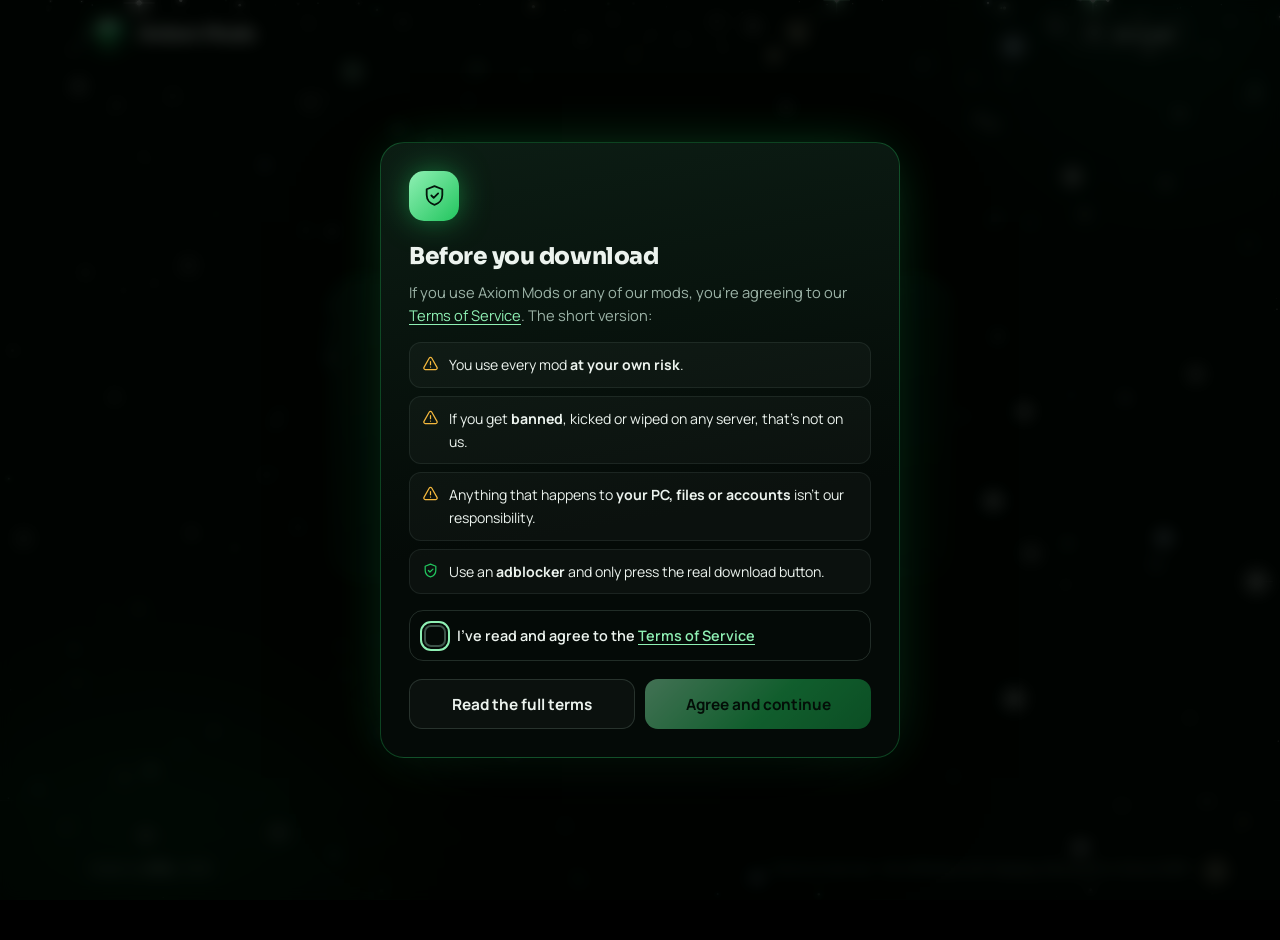
<file: unlock.html>
<!doctype html>
<html lang="en">
<head>
<meta charset="utf-8">
<meta name="viewport" content="width=device-width, initial-scale=1, viewport-fit=cover">
<title>Unlock a mod — Axiom Mods</title>
<meta name="description" content="Subscribe to unlock this Axiom Mods download.">
<meta name="robots" content="noindex">
<meta name="theme-color" content="#000000">
<meta name="color-scheme" content="dark">
<link rel="icon" type="image/svg+xml" href="favicon.svg">
<link rel="preconnect" href="https://fonts.googleapis.com">
<link rel="preconnect" href="https://fonts.gstatic.com" crossorigin>
<link href="https://fonts.googleapis.com/css2?family=Sora:wght@600;700;800&family=Manrope:wght@400;500;600;700;800&family=JetBrains+Mono:wght@400;600&display=swap" rel="stylesheet">
<link rel="stylesheet" href="style.css">
<script>document.documentElement.className += ' js';</script>
</head>
<body class="unlock-page">
<svg xmlns="http://www.w3.org/2000/svg" style="display:none" aria-hidden="true">
  <!-- Brand -->
  <symbol id="logo" viewBox="0 0 64 64">
    <polygon points="4,24 20,8 26,24" fill="#6ee7b7"/>
    <polygon points="20,8 44,8 38,24 26,24" fill="#bbf7d0"/>
    <polygon points="44,8 60,24 38,24" fill="#34d399"/>
    <polygon points="4,24 26,24 32,58" fill="#15803d"/>
    <polygon points="26,24 38,24 32,58" fill="#22c55e"/>
    <polygon points="38,24 60,24 32,58" fill="#0a5c33"/>
    <polygon points="22,10 30,10 27.5,22 24,22" fill="#fff" fill-opacity=".55"/>
    <polygon points="27,26 31,26 31.6,44" fill="#fff" fill-opacity=".28"/>
    <polygon points="4,24 20,8 44,8 60,24 32,58" fill="none" stroke="#eafff3" stroke-opacity=".35" stroke-width="1" stroke-linejoin="round"/>
  </symbol>

  <!-- UI -->
  <symbol id="i-download" viewBox="0 0 24 24"><path d="M12 4v11m0 0 4.5-4.5M12 15l-4.5-4.5"/><path d="M4.5 16v2.5a1.5 1.5 0 0 0 1.5 1.5h12a1.5 1.5 0 0 0 1.5-1.5V16"/></symbol>
  <symbol id="i-shield" viewBox="0 0 24 24"><path d="M12 3 4.5 6v5.6c0 4.5 3.2 8.2 7.5 9.4 4.3-1.2 7.5-4.9 7.5-9.4V6Z"/><path d="m9 12 2.2 2.2L15.5 10"/></symbol>
  <symbol id="i-alert" viewBox="0 0 24 24"><path d="M10.3 4.2 2.8 17.5A2 2 0 0 0 4.5 20.5h15a2 2 0 0 0 1.7-3L13.7 4.2a2 2 0 0 0-3.4 0Z"/><path d="M12 9.5v4.2M12 17h.01"/></symbol>
  <symbol id="i-clock" viewBox="0 0 24 24"><circle cx="12" cy="12" r="8.5"/><path d="M12 7.5V12l3 2"/></symbol>
  <symbol id="i-code" viewBox="0 0 24 24"><path d="M8.5 7 3.5 12l5 5M15.5 7l5 5-5 5"/></symbol>
  <symbol id="i-check" viewBox="0 0 24 24"><path d="m5 12.5 4.5 4.5L19 7.5"/></symbol>
  <symbol id="i-chev" viewBox="0 0 24 24"><path d="m6.5 9.5 5.5 5.5 5.5-5.5"/></symbol>
  <symbol id="i-x" viewBox="0 0 24 24"><path d="M6 6l12 12M18 6 6 18"/></symbol>
  <symbol id="i-menu" viewBox="0 0 24 24"><path d="M4 7h16M4 12h16M4 17h16"/></symbol>
  <symbol id="i-up" viewBox="0 0 24 24"><path d="M12 19V5m0 0-6 6m6-6 6 6"/></symbol>
  <symbol id="i-grid" viewBox="0 0 24 24"><rect x="3.5" y="3.5" width="7" height="7" rx="2"/><rect x="13.5" y="3.5" width="7" height="7" rx="2"/><rect x="3.5" y="13.5" width="7" height="7" rx="2"/><rect x="13.5" y="13.5" width="7" height="7" rx="2"/></symbol>
  <symbol id="i-clients" viewBox="0 0 24 24"><rect x="3" y="4.5" width="18" height="12" rx="2.2"/><path d="M8.5 20h7M12 16.5V20"/><path d="m8 10 2 1.6L8 13.2M12.5 13.2h3.5"/></symbol>
  <symbol id="i-utility" viewBox="0 0 24 24"><path d="M14.6 6.3a4 4 0 0 0-5.3 5.3L4 16.9 7.1 20l5.3-5.3a4 4 0 0 0 5.3-5.3l-2.5 2.5-2.6-.5-.5-2.6Z"/></symbol>
  <symbol id="i-macros" viewBox="0 0 24 24"><path d="M3.5 12h4l2.5-6 4 12 2.5-6h4"/></symbol>
  <symbol id="i-spark" viewBox="0 0 24 24"><path d="M12 3.5 13.8 10.2 20.5 12l-6.7 1.8L12 20.5l-1.8-6.7L3.5 12l6.7-1.8Z"/></symbol>
  <symbol id="i-tag" viewBox="0 0 24 24"><path d="M3.5 12.3V4.5a1 1 0 0 1 1-1h7.8l8.2 8.2a1.4 1.4 0 0 1 0 2l-6.6 6.6a1.4 1.4 0 0 1-2 0Z"/><circle cx="8" cy="8" r="1.4"/></symbol>
  <symbol id="i-folder" viewBox="0 0 24 24"><path d="M3.5 7a2 2 0 0 1 2-2h4l2 2.4h7a2 2 0 0 1 2 2V17a2 2 0 0 1-2 2h-13a2 2 0 0 1-2-2Z"/></symbol>
  <symbol id="i-book" viewBox="0 0 24 24"><path d="M5 4.5h11.5A2.5 2.5 0 0 1 19 7v13H7.5A2.5 2.5 0 0 1 5 17.5Z"/><path d="M5 17.5A2.5 2.5 0 0 1 7.5 15H19"/></symbol>
  <symbol id="i-help" viewBox="0 0 24 24"><circle cx="12" cy="12" r="8.5"/><path d="M9.6 9.6a2.5 2.5 0 1 1 3.6 2.2c-.7.4-1.2 1-1.2 1.8v.5M12 17h.01"/></symbol>
  <symbol id="i-box" viewBox="0 0 24 24"><path d="m12 3 8 4.5v9L12 21l-8-4.5v-9Z"/><path d="m4 7.5 8 4.5 8-4.5M12 12v9"/></symbol>
  <symbol id="i-play" viewBox="0 0 24 24"><path d="M8 5.5v13l10-6.5Z"/></symbol>
  <symbol id="i-ext" viewBox="0 0 24 24"><path d="M14 4.5h5.5V10M19.5 4.5 11 13"/><path d="M17 13.5v4.5a1.5 1.5 0 0 1-1.5 1.5h-9A1.5 1.5 0 0 1 5 18V9a1.5 1.5 0 0 1 1.5-1.5H11"/></symbol>
  <symbol id="i-plus" viewBox="0 0 24 24"><path d="M12 5v14M5 12h14"/></symbol>
  <symbol id="i-trash" viewBox="0 0 24 24"><path d="M4.5 7h15M9.5 7V4.5h5V7M6.5 7l1 12.5h9l1-12.5"/></symbol>
  <symbol id="i-bell" viewBox="0 0 24 24"><path d="M6 16v-5a6 6 0 1 1 12 0v5l1.5 2h-15Z"/><path d="M10 20.5a2 2 0 0 0 4 0"/></symbol>
  <symbol id="i-link" viewBox="0 0 24 24"><path d="M10 14a4 4 0 0 0 5.7 0l3-3a4 4 0 0 0-5.7-5.7l-1 1"/><path d="M14 10a4 4 0 0 0-5.7 0l-3 3a4 4 0 0 0 5.7 5.7l1-1"/></symbol>
  <symbol id="i-history" viewBox="0 0 24 24"><path d="M3.5 12a8.5 8.5 0 1 0 2.5-6"/><path d="M3.5 4.5V9H8M12 8v4.5l3 1.8"/></symbol>
  <symbol id="i-logout" viewBox="0 0 24 24"><path d="M14.5 4.5h3a2 2 0 0 1 2 2v11a2 2 0 0 1-2 2h-3M10 16l4-4-4-4M14 12H4.5"/></symbol>
  <symbol id="b-discord" viewBox="0 0 24 24"><path fill="currentColor" stroke="none" d="M20.3 4.4a19.8 19.8 0 0 0-4.9-1.5l-.6 1.2a18.3 18.3 0 0 0-5.5 0L8.7 2.9a19.7 19.7 0 0 0-4.9 1.5C.7 9-.2 13.6.2 18.1a19.9 19.9 0 0 0 6 3c.5-.6.9-1.3 1.2-2a13 13 0 0 1-1.9-.9l.4-.3a14.2 14.2 0 0 0 12.1 0l.4.3c-.6.4-1.2.7-1.9.9.4.7.8 1.4 1.3 2a19.8 19.8 0 0 0 6-3c.5-5.2-.9-9.7-3.5-13.7ZM8 15.3c-1.2 0-2.2-1.1-2.2-2.4s1-2.4 2.2-2.4 2.2 1.1 2.2 2.4-1 2.4-2.2 2.4Zm8 0c-1.2 0-2.2-1.1-2.2-2.4s1-2.4 2.2-2.4 2.2 1.1 2.2 2.4-1 2.4-2.2 2.4Z"/></symbol>

  <symbol id="i-share" viewBox="0 0 24 24"><circle cx="18" cy="5.5" r="2.5"/><circle cx="6" cy="12" r="2.5"/><circle cx="18" cy="18.5" r="2.5"/><path d="m8.2 10.8 7.6-4M8.2 13.2l7.6 4"/></symbol>
  <symbol id="i-users" viewBox="0 0 24 24"><circle cx="9" cy="8.5" r="3.5"/><path d="M2.5 19.5c.6-3.3 3.3-5.5 6.5-5.5s5.9 2.2 6.5 5.5"/><path d="M15.5 5.2a3.5 3.5 0 0 1 0 6.6M17.5 14.2c2.1.7 3.6 2.6 4 5.3"/></symbol>
  <symbol id="i-refresh" viewBox="0 0 24 24"><path d="M20 11a8 8 0 0 0-14.3-4.6L4 8.5M4 4v4.5h4.5M4 13a8 8 0 0 0 14.3 4.6l1.7-2.1M20 20v-4.5h-4.5"/></symbol>

  <symbol id="b-youtube" viewBox="0 0 24 24"><path fill="currentColor" stroke="none" d="M23 7.2a3 3 0 0 0-2.1-2.1C19 4.6 12 4.6 12 4.6s-7 0-8.9.5A3 3 0 0 0 1 7.2C.5 9.1.5 12 .5 12s0 2.9.5 4.8a3 3 0 0 0 2.1 2.1c1.9.5 8.9.5 8.9.5s7 0 8.9-.5a3 3 0 0 0 2.1-2.1c.5-1.9.5-4.8.5-4.8s0-2.9-.5-4.8ZM9.7 15.4V8.6l5.9 3.4-5.9 3.4Z"/></symbol>
  <symbol id="i-ticket" viewBox="0 0 24 24"><path d="M3.5 8.5V6.5a1 1 0 0 1 1-1h15a1 1 0 0 1 1 1v2a3.5 3.5 0 0 0 0 7v2a1 1 0 0 1-1 1h-15a1 1 0 0 1-1-1v-2a3.5 3.5 0 0 0 0-7Z"/><path d="M14.5 5.5v13" stroke-dasharray="2 2.4"/></symbol>
  <symbol id="i-image" viewBox="0 0 24 24"><rect x="3.5" y="4.5" width="17" height="15" rx="2.2"/><circle cx="9" cy="10" r="1.8"/><path d="m4 17.5 5-4.5 4 3.5 3-2.5 4 3.5"/></symbol>
  <symbol id="i-send" viewBox="0 0 24 24"><path d="M20.5 3.5 10 14M20.5 3.5 14 20.5l-4-6.5-6.5-4 17-6.5Z"/></symbol>
  <symbol id="i-rocket" viewBox="0 0 24 24"><path d="M14 4.5c3-1.3 5.5-1 5.5-1s.3 2.5-1 5.5l-6.5 6.5-4-4L14 4.5Z"/><path d="m8 11.5-3.5.5-1.5 2.5 4 .5M12.5 16l-.5 3.5-2.5 1.5-.5-4M7.5 16.5c-1.5.5-2.5 2.5-2.5 2.5s2-1 2.5-2.5"/><circle cx="15" cy="9" r="1.4"/></symbol>
  <symbol id="i-headset" viewBox="0 0 24 24"><path d="M4.5 14v-2a7.5 7.5 0 0 1 15 0v2"/><rect x="3.5" y="13.5" width="4" height="6" rx="1.4"/><rect x="16.5" y="13.5" width="4" height="6" rx="1.4"/><path d="M18.5 19.5c0 1.2-1.5 2-4 2h-1.5"/></symbol>
  <symbol id="i-paste" viewBox="0 0 24 24"><rect x="5.5" y="4.5" width="13" height="16" rx="2"/><path d="M9 4.5V3.5h6v1M9 11h6M9 15h4"/></symbol>

  <symbol id="i-lock" viewBox="0 0 24 24"><rect x="4.5" y="10.5" width="15" height="10" rx="2.2"/><path d="M8 10.5V7.5a4 4 0 0 1 8 0v3"/><circle cx="12" cy="15.5" r="1.3"/></symbol>
  <symbol id="i-unlock" viewBox="0 0 24 24"><rect x="4.5" y="10.5" width="15" height="10" rx="2.2"/><path d="M8 10.5V7.5a4 4 0 0 1 7.6-1.7"/><circle cx="12" cy="15.5" r="1.3"/></symbol>

  <!-- Mod icons -->
  <symbol id="m-spawner" viewBox="0 0 24 24"><rect x="3.5" y="3.5" width="17" height="17" rx="2"/><path d="M3.5 9h17M3.5 15h17M9 3.5v17M15 3.5v17"/><path fill="currentColor" fill-opacity=".45" d="M12 10.3c1.2 1 1.6 1.9 1.6 2.6a1.6 1.6 0 0 1-3.2 0c0-.7.4-1.6 1.6-2.6Z"/></symbol>
  <symbol id="m-meteor" viewBox="0 0 24 24"><circle cx="15.5" cy="8.5" r="4"/><path d="M12.6 11.4 4 20M10 9 5 14M15 14l-5 5"/></symbol>
  <symbol id="m-glazed" viewBox="0 0 24 24"><circle cx="12" cy="12" r="8.5"/><circle cx="12" cy="12" r="3"/><path d="M7.5 6.5 8.5 8M16 6l-.8 1.6M18 13l-1.6.4M7 16.5l1.4-1M14 17.8l-.4-1.6"/></symbol>
  <symbol id="m-rig" viewBox="0 0 24 24"><path d="M14.5 4.5c3 0 5.5 1.7 6.5 4-2.2-1-4.6-1.3-7-.8M9.5 4.5c-3 0-5.5 1.7-6.5 4 2.2-1 4.6-1.3 7-.8"/><path d="M12 6.5V21"/><path d="M10 6.5h4"/></symbol>
  <symbol id="m-tpa" viewBox="0 0 24 24"><path d="M4 8h13m0 0-3.5-3.5M17 8l-3.5 3.5M20 16H7m0 0 3.5-3.5M7 16l3.5 3.5"/></symbol>
  <symbol id="m-sword" viewBox="0 0 24 24"><path d="M14.5 3.5H20.5V9.5L10 20l-6-6L14.5 3.5Z"/><path d="m4 20 2-2M7.5 13.5l3 3"/></symbol>
  <symbol id="m-pickaxe" viewBox="0 0 24 24"><path d="M4.5 9C8 5 13.5 3.5 19 4.5 18 5.5 16.5 6 15 6.5"/><path d="M15 6.5 5 20.5M15 6.5c1 1.5 1.5 3 1.5 4.5"/></symbol>
  <symbol id="m-shield" viewBox="0 0 24 24"><path d="M12 3 4.5 6v5.5c0 4.6 3.2 8.3 7.5 9.5 4.3-1.2 7.5-4.9 7.5-9.5V6L12 3Z"/></symbol>
  <symbol id="m-eye" viewBox="0 0 24 24"><path d="M2.5 12S6 5.5 12 5.5 21.5 12 21.5 12 18 18.5 12 18.5 2.5 12 2.5 12Z"/><circle cx="12" cy="12" r="3"/></symbol>
  <symbol id="m-star" viewBox="0 0 24 24"><path d="m12 3.5 2.6 5.3 5.9.9-4.3 4.1 1 5.8L12 16.9l-5.2 2.7 1-5.8L3.5 9.7l5.9-.9L12 3.5Z"/></symbol>
  <symbol id="m-box" viewBox="0 0 24 24"><path d="M21 8 12 3 3 8v8l9 5 9-5V8Z"/><path d="m3 8 9 5 9-5M12 13v8"/></symbol>
  <symbol id="m-bolt" viewBox="0 0 24 24"><path d="M13 2.5 4.5 13.5H12L11 21.5l8.5-11H12l1-8Z"/></symbol>
  <symbol id="m-map" viewBox="0 0 24 24"><path d="M9 4 3.5 6v14L9 18l6 2 5.5-2V4L15 6 9 4Z"/><path d="M9 4v14M15 6v14"/></symbol>
  <symbol id="m-crystal" viewBox="0 0 24 24"><path d="M12 2.5 18 9l-6 12.5L6 9Z"/><path d="M6 9h12M12 2.5 9.5 9 12 21.5 14.5 9Z"/></symbol>
  <symbol id="m-potion" viewBox="0 0 24 24"><path d="M9.5 3.5h5M10.5 3.5v5L5.6 16.6A2.6 2.6 0 0 0 7.8 20.5h8.4a2.6 2.6 0 0 0 2.2-3.9L13.5 8.5v-5"/><path d="M7.4 14.5h9.2"/></symbol>
  <symbol id="m-compass" viewBox="0 0 24 24"><circle cx="12" cy="12" r="8.5"/><path d="m15.5 8.5-2 5-5 2 2-5Z"/></symbol>
  <symbol id="m-chest" viewBox="0 0 24 24"><rect x="3.5" y="6" width="17" height="13" rx="1.6"/><path d="M3.5 11h17M10.5 9.5h3v3.5h-3Z"/></symbol>
</svg>

<div class="sky-wrap" aria-hidden="true">
  <div class="aurora au1"></div><div class="aurora au2"></div><div class="aurora au3"></div>
  <canvas id="sky"></canvas>
</div>

<div class="page">
<header class="nav scrolled" id="nav">
  <div class="wrap">
    <a class="brand" href="index.html"><span class="gem" id="brand-gem"><svg viewBox="0 0 64 64"><use href="#logo"/></svg></span>Axiom Mods</a>
    <div class="nav-right"><a class="btn btn-line btn-sm" href="index.html#downloads"><svg class="ic" style="transform:rotate(-90deg)"><use href="#i-up"/></svg>All mods</a></div>
  </div>
</header>

<main class="wrap unlock-main">
  <section class="unlock" id="unlock" aria-live="polite">
    <div class="ul-card" id="ul-card">
      <div class="ul-glow" aria-hidden="true"></div>

      <div class="ul-head">
        <span class="tile ul-tile" id="ul-tile" aria-hidden="true"><svg viewBox="0 0 24 24"><use href="#m-box" id="ul-icon"/></svg></span>
        <div>
          <span class="ul-tag"><svg class="ic"><use href="#b-youtube"/></svg>Subscribe to unlock</span>
          <h1 class="ul-title">Unlock <span id="ul-name">this mod</span></h1>
          <p class="ul-sub" id="ul-meta">Fabric 1.21.11</p>
        </div>
      </div>

      <p class="ul-lead">Subscribe to our YouTube channel to unlock this download. It's free and takes a few seconds.</p>

      <ol class="ul-steps">
        <!-- 1 -->
        <li class="ul-step" id="st1" data-state="active">
          <span class="ul-n"><b>1</b><svg class="ic"><use href="#i-check"/></svg></span>
          <div class="ul-body">
            <b>Subscribe on YouTube</b>
            <p>Opens our channel in a new tab. Press Subscribe there, then come back here.</p>
            <a class="ul-yt" id="ul-yt" href="#" target="_blank" rel="noopener"><svg class="ic"><use href="#b-youtube"/></svg>Subscribe on YouTube</a>
          </div>
        </li>
        <!-- 2 -->
        <li class="ul-step" id="st2" data-state="wait">
          <span class="ul-n"><b>2</b><svg class="ic"><use href="#i-check"/></svg></span>
          <div class="ul-body">
            <b>Checking your subscription</b>
            <div class="ul-check" id="ul-check">
              <div class="ul-ring">
                <svg viewBox="0 0 64 64" aria-hidden="true"><circle class="trk" cx="32" cy="32" r="28"/><circle class="bar" id="ul-bar" cx="32" cy="32" r="28"/></svg>
                <span id="ul-secs">20</span>
              </div>
              <div class="ul-status">
                <p id="ul-status">Waiting for you to subscribe…</p>
                <div class="ul-line"><i id="ul-line"></i></div>
                <ul class="ul-log" id="ul-log"></ul>
              </div>
            </div>
          </div>
        </li>
        <!-- 3 -->
        <li class="ul-step" id="st3" data-state="wait">
          <span class="ul-n"><b>3</b><svg class="ic"><use href="#i-check"/></svg></span>
          <div class="ul-body">
            <b>Download</b>
            <div id="ul-dl-wrap">
              <span class="dl off ul-locked" id="ul-locked"><svg class="ic"><use href="#i-lock"/></svg>Locked</span>
            </div>
          </div>
        </li>
      </ol>

      <p class="ul-small"><svg class="ic"><use href="#i-shield"/></svg>Subscribing is free and you can unsubscribe whenever you like. We'll never ask for your password.</p>
    </div>

    <div class="ul-card ul-missing" id="ul-missing" hidden>
      <span class="m-ic"><svg class="ic"><use href="#i-alert"/></svg></span>
      <h1 class="ul-title">Mod not found</h1>
      <p class="ul-lead">That link doesn't point to a mod we have. It may have been renamed or removed.</p>
      <a class="btn btn-solid" href="index.html#downloads"><svg class="ic"><use href="#i-download"/></svg>See all mods</a>
    </div>
  </section>
</main>

<footer class="foot">
  <div class="wrap">
    <div class="foot-base">
      <span>Made by <b>k35c</b>, <span id="year">2026</span></span>
      <span><a href="terms.html">Terms of service</a> · Not affiliated with Mojang, Microsoft or Donut SMP.</span>
    </div>
  </div>
</footer>
</div>

<div class="toast" id="toast" role="status" aria-live="polite">
  <span class="t-ic"><svg class="ic"><use href="#i-download" id="toast-icon"/></svg></span>
  <div><b id="toast-title"></b><span class="t-sub" id="toast-sub"></span><span id="toast-act"></span></div>
</div>

<!-- Terms: agree before using the site -->
<div class="modal" id="terms-modal" role="dialog" aria-modal="true" aria-labelledby="tm-title" aria-describedby="tm-desc">
  <div class="m-back"></div>
  <div class="m-card m-terms">
    <span class="m-ic"><svg class="ic"><use href="#i-shield"/></svg></span>
    <h2 class="m-title" id="tm-title">Before you download</h2>
    <p class="m-sub" id="tm-desc">If you use Axiom Mods or any of our mods, you're agreeing to our <a class="lk" href="terms.html" target="_blank" rel="noopener">Terms of Service</a>. The short version:</p>
    <ul class="m-list">
      <li><svg class="ic"><use href="#i-alert"/></svg><span>You use every mod <b>at your own risk</b>.</span></li>
      <li><svg class="ic"><use href="#i-alert"/></svg><span>If you get <b>banned</b>, kicked or wiped on any server, that's not on us.</span></li>
      <li><svg class="ic"><use href="#i-alert"/></svg><span>Anything that happens to <b>your PC, files or accounts</b> isn't our responsibility.</span></li>
      <li><svg class="ic"><use href="#i-shield"/></svg><span>Use an <b>adblocker</b> and only press the real download button.</span></li>
    </ul>
    <label class="agree"><input type="checkbox" id="tm-check"><i aria-hidden="true"></i><span>I've read and agree to the <a class="lk" href="terms.html" target="_blank" rel="noopener">Terms of Service</a></span></label>
    <div class="m-act">
      <a class="btn btn-line" href="terms.html" target="_blank" rel="noopener">Read the full terms</a>
      <button class="btn btn-solid" type="button" id="tm-agree" disabled>Agree and continue</button>
    </div>
  </div>
</div>



<script>window.AXIOM_FALLBACK = {"site": {"version": "1.21.11", "loader": "Fabric"}, "announcement": {"enabled": true, "id": "welcome-1", "tag": "New", "title": "Axiom Mods is live", "text": "— five tested mods for 1.21.11.", "linkText": "Browse", "link": "#downloads"}, "links": {"discord": "https://discord.gg/nzPtPjvHE", "youtube": "", "launcher": "https://modrinth.com/app"}, "discord": {"members": 776, "online": 124, "checked": "2026-10-26"}, "support": {"ticketsOn": true, "webhook": "https://discord.com/api/webhooks/1564123437860130899/9K9QCfa_K0OrRi46eotGZpGVgHym1WtXoGPmhbCpVK-j6QSvx_kfrDmvA5unrmMlMknW", "staff": [{"name": "k35c", "role": "Owner", "online": true}]}, "mods": [{"id": "spawner-protect", "name": "Spawner Protect", "category": "Utility", "icon": "spawner", "accent": "251, 146, 60", "featured": true, "new": true, "openSource": false, "updating": false, "badges": ["New", "v1.0"], "description": "Watches your spawners while you're away. Uses paid APIs to locate your spawners and alert you when players get near them.", "features": ["Locates your spawners", "Alerts when players are near", "Runs on paid APIs"], "note": "", "mc": "1.21.11", "file": "vexxoprotect-v1.0-1.21.11.jar", "url": "https://www.dropbox.com/scl/fi/wasfvtzata7utzyzxmlu3/vexxoprotect-v1.0-1.21.11.jar?rlkey=9xs8bwbv707f8peqajdpmbap5&st=vvc6wpwk&dl=1", "updated": "2026-10-24", "requires": [], "subLock": false}, {"id": "meteor-client", "name": "Meteor Client", "category": "Clients", "icon": "meteor", "accent": "167, 139, 250", "featured": false, "new": false, "openSource": true, "updating": false, "badges": ["Flagship"], "description": "The main client. Full feature set, and the base everything else here is built around.", "features": [], "note": "Install Glazed alongside Meteor Client for full compatibility.", "mc": "1.21.11", "file": "meteor-client-1.21.11-81.jar", "url": "https://www.dropbox.com/scl/fi/ax6maw2kvllba3r9j7a7y/meteor-client-1.21.11-81.jar?rlkey=sip03dt7k66tujsoziey7qn7u&st=uso3f85u&dl=1", "updated": "2026-10-12", "requires": [], "subLock": false}, {"id": "glazed", "name": "Glazed", "category": "Clients", "icon": "glazed", "accent": "56, 189, 248", "featured": false, "new": false, "openSource": false, "updating": false, "badges": ["Pairs with Meteor"], "description": "Built to run with Meteor Client. Changelog and setup notes are posted in the Discord.", "features": [], "note": "Requires Meteor Client to work.", "mc": "1.21.11", "file": "glazed-1.21.11-v19.jar", "url": "https://www.dropbox.com/scl/fi/yz4hsqtvywh6dlm02gxhm/glazed-1.21.11-v19.jar?rlkey=e8k75doltynjky510i5foi1ic&st=dsac869b&dl=1", "updated": "2026-10-20", "requires": ["meteor-client"], "subLock": false}, {"id": "rig-master", "name": "Rig Master", "category": "Utility", "icon": "rig", "accent": "251, 113, 133", "featured": false, "new": false, "openSource": false, "updating": false, "badges": [], "description": "Join the Discord for the full breakdown — details, changelog and support all live there.", "features": [], "note": "", "mc": "1.21.11", "file": "Rigmaster-1.21.11-v3.jar", "url": "https://www.dropbox.com/scl/fi/fdpmxw7pflp3jlc7d1cr0/Rigmaster-1.21.11-v3.jar?rlkey=djrj0mpd18972i6rjxy5n0g91&st=vf81p97f&dl=1", "updated": "2026-10-08", "requires": [], "subLock": false}, {"id": "tpa-macro-v2", "name": "Tpa Macro V2", "category": "Macros", "icon": "tpa", "accent": "45, 212, 191", "featured": false, "new": false, "openSource": false, "updating": false, "badges": ["V2"], "description": "The latest version. Rundown and support are posted in the Discord.", "features": [], "note": "", "mc": "1.21.11", "file": "Tpamacro-1.21.11-v1.jar", "url": "https://www.dropbox.com/scl/fi/ulic244mj2yqvvvx3o5vt/Tpamacro-1.21.11-v1.jar?rlkey=85gtrjpvulhgsd728tcmcm9t1&st=9cljpe86&dl=1", "updated": "2026-10-15", "requires": [], "subLock": false}]};</script>
<script src="script.js"></script>
</body>
</html>
</file>
<file: style.css>
/* =========================================================
   Axiom Mods
   True black, a ramp of greens, and a starlight headliner.
   Shared by index.html, terms.html and admin.html.
   Written to work in every current browser — no :has(),
   no mask-composite, prefixed backdrop blur.
   ========================================================= */

:root {
  --void: #000000;
  --surface: #050c08;
  --surface-2: #0a1610;
  --surface-3: #0f1f17;
  --moss: #123326;

  --emerald: #22c55e;
  --emerald-rgb: 34, 197, 94;
  --emerald-deep: #0a5c33;
  --mint: #8ff0b4;
  --mint-rgb: 143, 240, 180;

  --bone: #ecf3ee;
  --mute: #9cb3a7;
  --faint: #768f82;

  --amber: #f5b83d;
  --amber-rgb: 245, 184, 61;
  --red: #fb7185;
  --blurple: 88, 101, 242;

  --line: rgba(214, 255, 232, 0.08);
  --line-2: rgba(214, 255, 232, 0.14);

  --f-display: "Sora", "Space Grotesk", "Segoe UI", ui-sans-serif, system-ui, sans-serif;
  --f-body: "Manrope", "Segoe UI", ui-sans-serif, system-ui, -apple-system, sans-serif;
  --f-mono: "JetBrains Mono", ui-monospace, "SF Mono", Menlo, Consolas, monospace;

  --r-card: 22px;
  --r-tile: 14px;
  --r-btn: 13px;
  --nav-h: 70px;
  --max: 1180px;

  --ease: cubic-bezier(0.22, 1, 0.36, 1);
  --ease-io: cubic-bezier(0.65, 0, 0.35, 1);
}

*, *::before, *::after { box-sizing: border-box; }
html { -webkit-text-size-adjust: 100%; text-size-adjust: 100%; scroll-behavior: smooth; scroll-padding-top: calc(var(--nav-h) + 70px); }
body {
  margin: 0; background: var(--void); color: var(--bone);
  font-family: var(--f-body); font-size: 16.5px; line-height: 1.65;
  -webkit-font-smoothing: antialiased; -moz-osx-font-smoothing: grayscale;
  overflow-x: hidden;
}
img, svg { display: block; }
a { color: inherit; text-decoration: none; }
button { font: inherit; color: inherit; background: none; border: 0; padding: 0; cursor: pointer; }
p, h1, h2, h3, h4, ul, ol, dl, dd { margin: 0; }
ul, ol { padding: 0; list-style: none; }
code { font-family: var(--f-mono); }
::selection { background: rgba(var(--emerald-rgb), 0.38); color: #fff; }
html { scrollbar-color: #1d3a2c #000; scrollbar-width: thin; }
::-webkit-scrollbar { width: 11px; height: 11px; }
::-webkit-scrollbar-track { background: #000; }
::-webkit-scrollbar-thumb { background: #173023; border-radius: 99px; border: 3px solid #000; }
::-webkit-scrollbar-thumb:hover { background: #22513a; }
:focus-visible { outline: 2px solid var(--mint); outline-offset: 3px; border-radius: 8px; }

.ic { width: 20px; height: 20px; flex: none; fill: none; stroke: currentColor; stroke-width: 1.75; stroke-linecap: round; stroke-linejoin: round; }
.hidden { display: none !important; }
.skip { position: absolute; left: -999px; top: 8px; z-index: 1000; padding: 10px 16px; border-radius: 10px; background: var(--emerald); color: #03160b; font-weight: 700; }
.skip:focus { left: 8px; }
.wrap { width: 100%; max-width: var(--max); margin: 0 auto; padding: 0 clamp(18px, 4vw, 40px); }

/* =========================================================
   The sky: aurora clouds behind, canvas stars in front
   ========================================================= */
.sky-wrap { position: fixed; top: 0; left: 0; right: 0; bottom: 0; z-index: 0; pointer-events: none; overflow: hidden; }
.aurora { position: absolute; border-radius: 50%; -webkit-filter: blur(90px); filter: blur(90px); opacity: .55; will-change: transform; }
.au1 { width: 60vw; height: 60vw; left: -18vw; bottom: -34vw; background: radial-gradient(circle, rgba(var(--emerald-rgb), .42), transparent 65%); animation: drift1 26s ease-in-out infinite alternate; }
.au2 { width: 46vw; height: 46vw; right: -14vw; top: -22vw; background: radial-gradient(circle, rgba(16, 185, 129, .26), transparent 65%); animation: drift2 32s ease-in-out infinite alternate; }
.au3 { width: 36vw; height: 36vw; left: 38vw; top: 30vh; background: radial-gradient(circle, rgba(110, 231, 183, .12), transparent 65%); animation: drift3 38s ease-in-out infinite alternate; }
@keyframes drift1 { to { transform: translate(14vw, -8vh) scale(1.15); } }
@keyframes drift2 { to { transform: translate(-12vw, 10vh) scale(1.2); } }
@keyframes drift3 { to { transform: translate(-10vw, -12vh) scale(.85); } }
#sky { position: absolute; top: 0; left: 0; width: 100%; height: 100%; }

/* scroll progress */
.progress { position: fixed; top: 0; left: 0; right: 0; height: 2px; z-index: 300; pointer-events: none; }
.progress span { display: block; height: 100%; transform-origin: 0 50%; transform: scaleX(0); background: linear-gradient(90deg, var(--emerald-deep), var(--emerald), var(--mint)); box-shadow: 0 0 12px rgba(var(--emerald-rgb), .8); }

.page { position: relative; z-index: 1; }

/* =========================================================
   Announcement + top nav
   ========================================================= */
.announce {
  position: relative; z-index: 2; overflow: hidden; max-height: 120px;
  border-bottom: 1px solid var(--line);
  background: linear-gradient(90deg, rgba(var(--emerald-rgb), .14), rgba(var(--emerald-rgb), .03) 60%, transparent);
  transition: max-height .45s var(--ease), opacity .3s;
}
.announce.gone { max-height: 0; opacity: 0; border-bottom-width: 0; }
.announce-in { display: flex; align-items: center; gap: 12px; padding-top: 10px; padding-bottom: 10px; font-size: .9rem; color: var(--mute); }
.pill-tag { flex: none; padding: 3px 10px; border-radius: 99px; font-size: .72rem; font-weight: 800; letter-spacing: .04em; color: #03160b; background: linear-gradient(135deg, var(--mint), var(--emerald)); box-shadow: 0 0 14px rgba(var(--emerald-rgb), .5); }
.announce b { color: var(--bone); }
.announce a.go { color: var(--mint); font-weight: 700; white-space: nowrap; border-bottom: 1px solid rgba(var(--mint-rgb), .35); }
.announce .x { margin-left: auto; width: 32px; height: 32px; display: flex; align-items: center; justify-content: center; border-radius: 9px; color: var(--faint); flex: none; }
.announce .x:hover { color: var(--bone); background: rgba(255,255,255,.06); }
.announce .x .ic { width: 16px; height: 16px; }

.nav {
  position: -webkit-sticky; position: sticky; top: 0; z-index: 100; height: var(--nav-h);
  border-bottom: 1px solid transparent;
  transition: background .35s, border-color .35s, box-shadow .35s;
}
.nav.scrolled {
  background: rgba(0, 0, 0, .72); border-bottom-color: var(--line);
  -webkit-backdrop-filter: saturate(140%) blur(16px); backdrop-filter: saturate(140%) blur(16px);
  box-shadow: 0 10px 30px -20px rgba(0,0,0,.9);
}
.nav .wrap { height: 100%; display: flex; align-items: center; gap: 22px; }
.brand { display: flex; align-items: center; gap: 11px; font-family: var(--f-display); font-weight: 800; font-size: 1.14rem; letter-spacing: -.01em; white-space: nowrap; }
.brand .gem { position: relative; width: 38px; height: 38px; }
.brand .gem svg { width: 100%; height: 100%; -webkit-filter: drop-shadow(0 0 12px rgba(var(--emerald-rgb), .6)); filter: drop-shadow(0 0 12px rgba(var(--emerald-rgb), .6)); transition: transform .5s var(--ease); }
.brand:hover .gem svg { transform: rotate(-10deg) scale(1.08); }
.brand .gem.wiggle svg { animation: wiggle .5s var(--ease); }
@keyframes wiggle { 30% { transform: rotate(-16deg) scale(1.12); } 60% { transform: rotate(12deg) scale(1.05); } }
.brand i { font-style: normal; color: var(--emerald); }
.navlinks { display: flex; gap: 4px; margin-left: 18px; }
.navlinks a { position: relative; padding: 8px 14px; border-radius: 10px; font-weight: 600; font-size: .94rem; color: var(--mute); transition: color .25s, background .25s; }
.navlinks a::after { content: ""; position: absolute; left: 14px; right: 14px; bottom: 3px; height: 2px; border-radius: 2px; background: var(--emerald); box-shadow: 0 0 10px var(--emerald); transform: scaleX(0); transition: transform .35s var(--ease); }
.navlinks a:hover { color: var(--bone); background: rgba(255,255,255,.035); }
.navlinks a.on { color: #fff; }
.navlinks a.on::after { transform: scaleX(1); }
.nav-right { margin-left: auto; display: flex; align-items: center; gap: 10px; }
.menu-btn { display: none; width: 44px; height: 44px; align-items: center; justify-content: center; border-radius: 12px; border: 1px solid var(--line-2); }
.menu { display: none; }

/* Live Discord pill (nav + hero) */
.members {
  display: inline-flex; align-items: center; gap: 8px; height: 40px; padding: 0 14px 0 12px; border-radius: 99px; white-space: nowrap;
  border: 1px solid rgba(var(--blurple), .4); background: rgba(var(--blurple), .12); color: var(--mute); font-size: .86rem;
  transition: border-color .3s, background .3s, color .3s, transform .3s var(--ease);
}
.members:hover { border-color: rgba(var(--blurple), .8); background: rgba(var(--blurple), .22); color: var(--bone); transform: translateY(-1px); }
.members .ic { width: 17px; height: 17px; color: #9aa2ff; }
.members b { color: #fff; font-weight: 800; font-variant-numeric: tabular-nums; }
.on-dot { position: relative; display: inline-block; width: 8px; height: 8px; border-radius: 50%; background: var(--mint); box-shadow: 0 0 8px var(--mint); flex: none; }
.on-dot::after { content: ""; position: absolute; top: -5px; left: -5px; right: -5px; bottom: -5px; border-radius: 50%; border: 1px solid rgba(var(--mint-rgb), .6); animation: ping 2.4s var(--ease) infinite; }
@keyframes ping { from { transform: scale(.4); opacity: 1; } to { transform: scale(1.5); opacity: 0; } }

/* =========================================================
   Buttons
   ========================================================= */
.btn {
  position: relative; overflow: hidden; display: inline-flex; align-items: center; justify-content: center; gap: 10px;
  height: 50px; padding: 0 24px; border-radius: var(--r-btn); font-weight: 700; font-size: .96rem; white-space: nowrap;
  transition: transform .25s var(--ease), box-shadow .3s, background .3s, border-color .3s, color .3s;
}
.btn .ic { width: 19px; height: 19px; }
.btn:active { transform: translateY(1px) scale(.985); }
.btn-solid { color: #03160b; background: linear-gradient(135deg, var(--mint), var(--emerald) 55%, #16a34a); box-shadow: 0 14px 34px -14px rgba(var(--emerald-rgb), .95), inset 0 1px 0 rgba(255,255,255,.45); }
.btn-solid:hover { transform: translateY(-2px); box-shadow: 0 20px 44px -14px rgba(var(--emerald-rgb), 1), inset 0 1px 0 rgba(255,255,255,.55); }
.btn-line { color: var(--bone); border: 1px solid var(--line-2); background: rgba(255,255,255,.03); }
.btn-line:hover { border-color: rgba(var(--mint-rgb), .5); background: rgba(var(--emerald-rgb), .1); transform: translateY(-2px); }
.btn-sm { height: 40px; padding: 0 16px; font-size: .88rem; border-radius: 11px; }
/* shine sweep */
.btn::before, .dl::before {
  content: ""; position: absolute; top: 0; bottom: 0; left: -60%; width: 45%; pointer-events: none;
  background: linear-gradient(100deg, transparent, rgba(255,255,255,.38), transparent);
  transform: skewX(-20deg); opacity: 0;
}
.btn:hover::before, .dl:hover::before { animation: shine .9s var(--ease); }
@keyframes shine { 0% { left: -60%; opacity: 1; } 100% { left: 130%; opacity: 1; } }
.ripple { position: absolute; border-radius: 50%; transform: scale(0); background: rgba(255,255,255,.45); pointer-events: none; animation: ripple .65s var(--ease) forwards; }
@keyframes ripple { to { transform: scale(1); opacity: 0; } }

/* =========================================================
   Hero
   ========================================================= */
.hero { padding: 54px 0 70px; }
.hero .wrap { display: grid; grid-template-columns: minmax(0, 1.15fr) minmax(0, .85fr); align-items: center; gap: 30px; }
.status { display: flex; align-items: center; gap: 12px 18px; flex-wrap: wrap; font-size: .86rem; color: var(--mute); }
.ver { font-family: var(--f-mono); font-weight: 600; color: var(--emerald); font-size: .82rem; padding: 4px 10px; border-radius: 8px; border: 1px solid rgba(var(--emerald-rgb), .3); background: rgba(var(--emerald-rgb), .08); }
.live { display: inline-flex; align-items: center; gap: 9px; }
.live.warn .on-dot { background: var(--amber); box-shadow: 0 0 8px var(--amber); }
.live.warn .on-dot::after { border-color: rgba(var(--amber-rgb), .6); }
.h1 { font-family: var(--f-display); font-weight: 800; letter-spacing: -.04em; line-height: .98; font-size: clamp(2.8rem, 6.4vw, 5.6rem); margin: 28px 0 0; }
.h1 .ln { display: block; overflow: hidden; padding-bottom: .07em; }
.h1 .ln > span { display: inline-block; }
.h1 .glow { background: linear-gradient(100deg, #fff 0%, var(--mint) 35%, var(--emerald) 55%, #fff 80%); background-size: 220% 100%; -webkit-background-clip: text; background-clip: text; color: transparent; -webkit-text-fill-color: transparent; animation: sheen 6s linear infinite; }
@keyframes sheen { from { background-position: 0% 0; } to { background-position: -220% 0; } }
.lead { margin-top: 24px; max-width: 52ch; font-size: 1.12rem; color: var(--mute); }
.cta { display: flex; flex-wrap: wrap; gap: 12px; margin-top: 32px; }
.proof { display: flex; flex-wrap: wrap; gap: 8px 24px; margin-top: 26px; font-size: .88rem; color: var(--mute); }
.proof li { display: inline-flex; align-items: center; gap: 8px; }
.proof .ic { width: 16px; height: 16px; color: var(--emerald); stroke-width: 2.4; }

@keyframes breathe { 50% { transform: scale(1.12); opacity: .75; } }
@keyframes spin { to { transform: rotate(360deg); } }

/* =========================================================
   Sections
   ========================================================= */
.section { position: relative; padding: 90px 0; }
.head { margin-bottom: 28px; max-width: 660px; }
.h2 { font-family: var(--f-display); font-weight: 800; letter-spacing: -.035em; line-height: 1.04; font-size: clamp(2.1rem, 4.4vw, 3rem); }
.head p { margin-top: 14px; color: var(--mute); font-size: 1.04rem; }

/* notices */
.notices { display: grid; gap: 12px; margin-bottom: 26px; }
.notice { display: flex; gap: 14px; align-items: flex-start; padding: 16px 20px; border-radius: 16px; border: 1px solid var(--line-2); background: rgba(5, 12, 8, .78); font-size: .93rem; color: var(--mute); }
.notice .ic { margin-top: 2px; color: var(--emerald); }
.notice b { color: var(--bone); }
.notice a { color: var(--mint); font-weight: 700; border-bottom: 1px solid rgba(var(--mint-rgb), .35); white-space: nowrap; }
.notice-warn { border-color: rgba(var(--amber-rgb), .45); background: linear-gradient(135deg, rgba(var(--amber-rgb), .14), rgba(var(--amber-rgb), .035)), rgba(5, 8, 5, .85); box-shadow: 0 18px 40px -26px rgba(var(--amber-rgb), .55); }
.notice-warn .ic { color: var(--amber); }
.notice-warn b { color: #ffd98a; }
.notice code { font-size: .86em; padding: 1px 6px; border-radius: 6px; background: rgba(255,255,255,.07); border: 1px solid var(--line); color: var(--bone); }

/* =========================================================
   Category tabs: a sticky horizontal bar above the grid
   ========================================================= */
.tabbar {
  position: -webkit-sticky; position: sticky; top: calc(var(--nav-h) + 8px); z-index: 60;
  margin: 0 0 24px; padding: 6px; border-radius: 18px;
  border: 1px solid var(--line-2); background: rgba(4, 10, 7, .82);
  -webkit-backdrop-filter: blur(14px); backdrop-filter: blur(14px);
  box-shadow: 0 18px 40px -26px rgba(0,0,0,.9);
}
.tablist { position: relative; display: flex; gap: 4px; overflow-x: auto; scrollbar-width: none; -ms-overflow-style: none; -webkit-overflow-scrolling: touch; }
.tablist::-webkit-scrollbar { display: none; }
.tab-ind {
  position: absolute; top: 0; left: 0; height: 100%; width: 0; border-radius: 13px; pointer-events: none;
  background: linear-gradient(135deg, rgba(var(--emerald-rgb), .3), rgba(var(--emerald-rgb), .12));
  border: 1px solid rgba(var(--emerald-rgb), .55); box-shadow: 0 0 22px -6px rgba(var(--emerald-rgb), .8), inset 0 1px 0 rgba(255,255,255,.1);
  transition: transform .45s var(--ease), width .45s var(--ease);
}
.tab {
  position: relative; z-index: 1; flex: none; display: inline-flex; align-items: center; gap: 9px; height: 44px; padding: 0 16px;
  border-radius: 13px; color: var(--mute); font-weight: 700; font-size: .92rem; white-space: nowrap; transition: color .3s;
}
.tab .ic { width: 17px; height: 17px; }
.tab:hover { color: var(--bone); }
.tab[aria-selected="true"] { color: #fff; }
.tab .n { min-width: 22px; height: 22px; padding: 0 6px; border-radius: 99px; display: inline-flex; align-items: center; justify-content: center; font-family: var(--f-mono); font-size: .72rem; color: var(--faint); background: rgba(255,255,255,.05); transition: color .3s, background .3s; }
.tab[aria-selected="true"] .n { color: #03160b; background: var(--mint); }

/* =========================================================
   Download cards
   ========================================================= */
.grid { display: grid; grid-template-columns: repeat(2, minmax(0, 1fr)); gap: 18px; }
.card {
  --acc: var(--emerald-rgb); --mx: 50%; --my: 0%; --rx: 0deg; --ry: 0deg;
  position: relative; display: flex; flex-direction: column; min-width: 0; padding: 26px; border-radius: var(--r-card);
  border: 1px solid var(--line-2);
  background:
    radial-gradient(420px circle at var(--mx) var(--my), rgba(var(--acc), .13), transparent 45%),
    linear-gradient(180deg, rgba(255,255,255,.035), rgba(255,255,255,.008)),
    rgba(5, 12, 8, .86);
  transform: perspective(900px) rotateX(var(--rx)) rotateY(var(--ry));
  transition: transform .5s var(--ease), border-color .4s, box-shadow .5s var(--ease);
}
.card:hover { border-color: rgba(var(--acc), .45); box-shadow: 0 30px 60px -32px rgba(var(--acc), .6), 0 0 0 1px rgba(var(--acc), .08); }
.card.flash { animation: flash 2.2s var(--ease); }
@keyframes flash { 0%, 100% { box-shadow: 0 0 0 0 rgba(var(--acc), 0); } 25% { box-shadow: 0 0 0 3px rgba(var(--acc), .9), 0 0 60px rgba(var(--acc), .6); } }

.card-top { display: flex; align-items: flex-start; justify-content: space-between; gap: 12px; margin-bottom: 20px; }
.tile {
  width: 54px; height: 54px; border-radius: var(--r-tile); display: flex; align-items: center; justify-content: center; flex: none;
  color: rgb(var(--acc)); background: linear-gradient(150deg, rgba(var(--acc), .28), rgba(var(--acc), .07));
  border: 1px solid rgba(var(--acc), .35); box-shadow: inset 0 1px 0 rgba(255,255,255,.08), 0 10px 26px -14px rgba(var(--acc), .95);
  transition: transform .5s var(--ease), box-shadow .5s;
}
.tile svg { width: 27px; height: 27px; fill: none; stroke: currentColor; stroke-width: 1.75; stroke-linecap: round; stroke-linejoin: round; }
.card:hover .tile { transform: translateY(-3px) rotate(-6deg) scale(1.05); box-shadow: inset 0 1px 0 rgba(255,255,255,.14), 0 16px 32px -12px rgba(var(--acc), 1); }
.top-r { display: flex; align-items: center; gap: 8px; }
.vpill { font-family: var(--f-mono); font-size: .74rem; color: var(--mute); padding: 5px 11px; border-radius: 99px; border: 1px solid var(--line-2); background: rgba(255,255,255,.03); white-space: nowrap; }
.share { width: 32px; height: 32px; display: flex; align-items: center; justify-content: center; border-radius: 10px; color: var(--faint); border: 1px solid transparent; transition: color .25s, background .25s, border-color .25s; }
.share:hover { color: var(--bone); background: rgba(255,255,255,.05); border-color: var(--line); }
.share .ic { width: 16px; height: 16px; }

.card-name { display: flex; align-items: center; flex-wrap: wrap; gap: 8px 10px; }
.card h3 { font-family: var(--f-display); font-weight: 700; font-size: 1.45rem; letter-spacing: -.02em; line-height: 1.15; }
.badge { font-size: .7rem; font-weight: 800; padding: 3px 9px; border-radius: 99px; color: rgb(var(--acc)); border: 1px solid rgba(var(--acc), .38); background: rgba(var(--acc), .1); white-space: nowrap; }
.badge.b-new { color: #03160b; border-color: transparent; background: linear-gradient(135deg, var(--mint), var(--emerald)); box-shadow: 0 0 16px rgba(var(--emerald-rgb), .55); }
.badge.b-upd { color: var(--amber); border-color: rgba(var(--amber-rgb), .45); background: rgba(var(--amber-rgb), .1); }
.desc { margin-top: 10px; color: var(--mute); font-size: .95rem; line-height: 1.6; }
.meta { display: flex; flex-wrap: wrap; align-items: center; gap: 6px 14px; margin-top: 12px; font-size: .78rem; color: var(--faint); }
.meta .file { font-family: var(--f-mono); overflow-wrap: anywhere; }
.meta .when { display: inline-flex; align-items: center; gap: 6px; }
.meta .when .ic { width: 14px; height: 14px; }
.meta .when.fresh { color: var(--mint); }
.oss { display: inline-flex; align-items: center; gap: 7px; margin-top: 14px; font-size: .84rem; font-weight: 700; color: var(--mint); }
.oss .ic { width: 16px; height: 16px; }
.req { display: flex; align-items: center; gap: 10px; margin-top: 16px; padding: 11px 14px; border-radius: 12px; font-size: .87rem; font-weight: 700; color: #ffd98a; border: 1px solid rgba(var(--amber-rgb), .4); background: rgba(var(--amber-rgb), .08); }
.req .ic { width: 17px; height: 17px; color: var(--amber); }
.card-foot { margin-top: auto; padding-top: 22px; }
.dl {
  position: relative; overflow: hidden; width: 100%; height: 52px; border-radius: var(--r-btn);
  display: flex; align-items: center; justify-content: center; gap: 10px; font-weight: 800; font-size: .97rem;
  color: #fff; border: 1px solid rgba(var(--acc), .5);
  background: linear-gradient(135deg, rgba(var(--acc), .36), rgba(var(--acc), .13));
  box-shadow: inset 0 1px 0 rgba(255,255,255,.12), 0 14px 30px -18px rgba(var(--acc), .95);
  transition: background .35s, box-shadow .35s, transform .25s var(--ease), border-color .35s;
}
.dl .ic { width: 19px; height: 19px; transition: transform .35s var(--ease); }
.dl:hover { background: linear-gradient(135deg, rgba(var(--acc), .55), rgba(var(--acc), .22)); border-color: rgba(var(--acc), .85); box-shadow: inset 0 1px 0 rgba(255,255,255,.18), 0 18px 40px -16px rgba(var(--acc), 1); transform: translateY(-1px); }
.dl:hover .ic { animation: bob .8s var(--ease) infinite alternate; }
@keyframes bob { to { transform: translateY(3px); } }
.dl.off { cursor: not-allowed; color: var(--amber); border-color: rgba(var(--amber-rgb), .38); background: rgba(var(--amber-rgb), .07); box-shadow: none; }
.dl.off::before { display: none; }
.hint { display: flex; align-items: center; gap: 7px; margin-top: 10px; font-size: .78rem; color: var(--faint); }
.hint .ic { width: 14px; height: 14px; color: var(--amber); }

/* Featured: full width, animated glowing edge */
.card.feat { grid-column: 1 / -1; display: grid; grid-template-columns: minmax(0, 1fr) 300px; gap: 10px 40px; padding: 30px 32px; border: 1px solid transparent;
  background:
    radial-gradient(420px circle at var(--mx) var(--my), rgba(var(--acc), .14), transparent 45%) padding-box,
    linear-gradient(180deg, #0a140e, #050b08) padding-box,
    linear-gradient(var(--edge, 0deg), rgba(var(--acc), .9), rgba(var(--acc), .08) 30%, rgba(var(--emerald-rgb), .08) 60%, rgba(var(--emerald-rgb), .85)) border-box;
}
.card.feat h3 { font-size: 2.05rem; }
.feat-side { display: flex; flex-direction: column; }
.feat-side .top-r { align-self: flex-end; }
.feat-side .card-foot { margin-top: auto; }
.feats { display: flex; flex-wrap: wrap; gap: 10px 22px; margin-top: 18px; }
.feats li { display: inline-flex; align-items: center; gap: 9px; font-size: .9rem; color: var(--bone); }
.feats .ic { width: 17px; height: 17px; color: rgb(var(--acc)); }
.feat-m { display: none; }
.card.is-upd .tile { -webkit-filter: grayscale(.6); filter: grayscale(.6); opacity: .75; }
.empty { grid-column: 1 / -1; text-align: center; padding: 50px 20px; color: var(--mute); border: 1px dashed var(--line-2); border-radius: var(--r-card); }

/* =========================================================
   Install
   ========================================================= */
.steps { display: grid; gap: 10px; }
.step { display: grid; grid-template-columns: 64px minmax(0, 1fr) auto; align-items: center; gap: 18px; padding: 18px 22px 18px 18px; border-radius: 18px; border: 1px solid var(--line); background: rgba(5, 12, 8, .72); transition: border-color .35s, transform .35s var(--ease); }
.step:hover { border-color: rgba(var(--emerald-rgb), .35); transform: translateX(4px); }
.step-n { width: 48px; height: 48px; border-radius: 14px; display: flex; align-items: center; justify-content: center; font-family: var(--f-display); font-weight: 800; font-size: 1.25rem; color: var(--mint); background: rgba(var(--emerald-rgb), .1); border: 1px solid rgba(var(--emerald-rgb), .28); }
.step b { font-weight: 700; color: var(--bone); }
.step p { color: var(--mute); font-size: .93rem; margin-top: 2px; }
.step a.lk { color: var(--mint); font-weight: 700; border-bottom: 1px solid rgba(var(--mint-rgb), .3); }
.step > .ic { color: var(--faint); width: 22px; height: 22px; }
.folder { margin-top: 14px; border-radius: 18px; border: 1px solid var(--line); background: rgba(5, 12, 8, .6); }
.folder summary { list-style: none; cursor: pointer; display: flex; align-items: center; gap: 12px; padding: 16px 22px; font-weight: 700; }
.folder summary::-webkit-details-marker { display: none; }
.folder summary .ic { color: var(--emerald); }
.folder summary .chev { margin-left: auto; color: var(--faint); transition: transform .35s var(--ease); }
.folder[open] summary .chev { transform: rotate(180deg); }
.folder dl { display: grid; grid-template-columns: auto minmax(0, 1fr); gap: 10px 20px; padding: 0 22px 20px; font-size: .92rem; }
.folder dt { color: var(--mute); font-weight: 700; }
.folder code { color: var(--mint); font-size: .86rem; overflow-wrap: anywhere; }

/* FAQ */
.faq { display: grid; gap: 10px; }
.qa { border-radius: 18px; border: 1px solid var(--line); background: rgba(5, 12, 8, .66); transition: border-color .35s, background .35s; }
.qa.open { border-color: rgba(var(--emerald-rgb), .35); background: rgba(10, 22, 16, .85); }
.qa-q { width: 100%; display: flex; align-items: center; gap: 16px; padding: 19px 22px; text-align: left; font-weight: 700; font-size: 1rem; }
.qa-q .chev { margin-left: auto; width: 30px; height: 30px; padding: 6px; border-radius: 9px; color: var(--mute); background: rgba(255,255,255,.04); transition: transform .4s var(--ease), color .3s, background .3s; }
.qa.open .chev { transform: rotate(180deg); color: #03160b; background: var(--emerald); }
.qa-a { height: 0; overflow: hidden; transition: height .45s var(--ease); }
.qa-a p { padding: 0 22px 20px; color: var(--mute); max-width: 72ch; }

/* Discord */
.join { position: relative; overflow: hidden; text-align: center; padding: 70px 28px 62px; border-radius: 30px; border: 1px solid rgba(var(--emerald-rgb), .25); background: radial-gradient(ellipse 80% 70% at 50% 0%, rgba(var(--emerald-rgb), .16), transparent 70%), rgba(4, 10, 7, .88); }
.join-ic { position: relative; z-index: 1; width: 84px; height: 84px; margin: 0 auto 26px; display: flex; align-items: center; justify-content: center; border-radius: 26px; color: #fff; background: linear-gradient(140deg, #8b93ff, rgb(var(--blurple))); box-shadow: 0 0 50px -6px rgba(var(--blurple), .8); animation: float 4s ease-in-out infinite; }
.join-ic .ic { width: 40px; height: 40px; }
@keyframes float { 50% { transform: translateY(-8px); } }
.rings { position: absolute; left: 50%; top: 112px; width: 0; height: 0; pointer-events: none; }
.rings span { position: absolute; left: -60px; top: -60px; width: 120px; height: 120px; border-radius: 50%; border: 1px solid rgba(var(--mint-rgb), .35); animation: ring 4.5s var(--ease) infinite; }
.rings span:nth-child(2) { animation-delay: 1.5s; }
.rings span:nth-child(3) { animation-delay: 3s; }
@keyframes ring { from { transform: scale(.7); opacity: .9; } to { transform: scale(3.8); opacity: 0; } }
.join .h2, .join p, .join .btn, .counts { position: relative; z-index: 1; }
.counts { display: flex; justify-content: center; gap: clamp(28px, 7vw, 72px); margin: 22px 0 6px; }
.counts > div { display: flex; flex-direction: column; align-items: center; }
.counts b { font-family: var(--f-display); font-weight: 800; font-size: clamp(2.5rem, 5.4vw, 3.6rem); line-height: 1; letter-spacing: -.03em; font-variant-numeric: tabular-nums; color: #fff; text-shadow: 0 0 30px rgba(var(--emerald-rgb), .4); }
.counts span { margin-top: 10px; display: inline-flex; align-items: center; gap: 8px; font-size: .9rem; color: var(--mute); font-weight: 700; }
.join p { max-width: 48ch; margin: 14px auto 28px; color: var(--mute); }
.join .btn-solid { background: linear-gradient(135deg, #9aa2ff, rgb(var(--blurple))); color: #fff; box-shadow: 0 14px 34px -14px rgba(var(--blurple), .95), inset 0 1px 0 rgba(255,255,255,.35); }

/* Footer */
.foot { border-top: 1px solid var(--line); padding: 46px 0 60px; background: linear-gradient(180deg, transparent, rgba(0,0,0,.6)); }
.foot-grid { display: grid; grid-template-columns: 1.4fr 1fr; gap: 30px; align-items: start; }
.foot-brand { display: flex; align-items: center; gap: 12px; font-family: var(--f-display); font-weight: 800; font-size: 1.15rem; }
.foot-brand svg { width: 34px; height: 34px; }
.foot p { color: var(--faint); font-size: .9rem; margin-top: 12px; max-width: 42ch; }
.foot nav { display: flex; flex-wrap: wrap; gap: 10px 22px; justify-content: flex-end; font-size: .92rem; color: var(--mute); }
.foot nav a:hover { color: var(--mint); }
.foot-base { display: flex; flex-wrap: wrap; justify-content: space-between; gap: 10px; margin-top: 34px; padding-top: 22px; border-top: 1px solid var(--line); font-size: .82rem; color: var(--faint); }
.foot-base b { color: var(--mute); }

/* Floating bits */
.totop { position: fixed; right: 22px; bottom: 22px; z-index: 90; width: 52px; height: 52px; border-radius: 50%; display: flex; align-items: center; justify-content: center; color: var(--bone); background: rgba(5, 12, 8, .92); border: 1px solid var(--line-2); opacity: 0; transform: translateY(12px) scale(.9); pointer-events: none; transition: opacity .35s, transform .45s var(--ease), border-color .3s; }
.totop.show { opacity: 1; transform: none; pointer-events: auto; }
.totop:hover { border-color: rgba(var(--mint-rgb), .5); }
.totop svg.ring { position: absolute; top: -1px; left: -1px; width: 54px; height: 54px; transform: rotate(-90deg); }
.totop svg.ring circle { fill: none; stroke: var(--emerald); stroke-width: 2; stroke-linecap: round; }
.toast { position: fixed; right: 22px; bottom: 88px; z-index: 300; width: 360px; max-width: calc(100% - 32px); display: flex; gap: 12px; align-items: flex-start; padding: 14px 16px; border-radius: 16px; background: rgba(8, 18, 13, .97); border: 1px solid rgba(var(--emerald-rgb), .35); box-shadow: 0 24px 50px -20px rgba(0,0,0,.9), 0 0 30px -14px rgba(var(--emerald-rgb), .7); opacity: 0; transform: translateY(14px); pointer-events: none; transition: opacity .35s, transform .45s var(--ease); }
.toast.show { opacity: 1; transform: none; pointer-events: auto; }
.toast.warn { border-color: rgba(var(--amber-rgb), .5); }
.toast .t-ic { width: 34px; height: 34px; border-radius: 10px; display: flex; align-items: center; justify-content: center; flex: none; color: #03160b; background: var(--emerald); }
.toast.warn .t-ic { background: var(--amber); }
.toast .t-ic .ic { width: 18px; height: 18px; }
.toast b { display: block; font-size: .93rem; }
.toast .t-sub { display: block; font-size: .83rem; color: var(--mute); margin-top: 2px; }
.toast .t-act { display: inline-flex; margin-top: 10px; }
.gem-burst { position: fixed; z-index: 400; pointer-events: none; animation: burst 1.3s var(--ease) forwards; }
.gem-burst svg { width: 100%; height: 100%; }
@keyframes burst { 0% { transform: translate(0, 0) rotate(0) scale(.4); opacity: 1; } 100% { transform: translate(var(--dx), var(--dy)) rotate(var(--rot)) scale(1); opacity: 0; } }

/* =========================================================
   Entrance + scroll reveals
   ========================================================= */
.js .enter { opacity: 0; transform: translateY(18px); }
.js .h1 .ln > span { transform: translateY(105%); }
.js.ready .enter { opacity: 1; transform: none; transition: opacity .8s var(--ease), transform .9s var(--ease); transition-delay: var(--d, 0s); }
.js.ready .h1 .ln > span { transform: none; transition: transform 1s var(--ease); transition-delay: var(--d, 0s); }
.js .reveal { opacity: 0; transform: translateY(26px) scale(.985); }
.js .reveal.in { opacity: 1; transform: none; transition: opacity .7s var(--ease), transform .8s var(--ease); transition-delay: var(--rd, 0s); }

/* Terms */
.legal { max-width: 800px; }
.legal .h1 { font-size: clamp(2.4rem, 5vw, 3.6rem); }
.legal-sec { margin-top: 30px; padding: 22px 24px; border-radius: 18px; border: 1px solid var(--line); background: rgba(5, 12, 8, .7); }
.legal-sec h2 { font-family: var(--f-display); font-size: 1.22rem; letter-spacing: -.02em; margin-bottom: 10px; display: flex; align-items: center; gap: 10px; }
.legal-sec h2 span { font-family: var(--f-mono); font-size: .8rem; color: var(--emerald); }
.legal-sec p, .legal-sec li { color: var(--mute); }
.legal-sec p + p, .legal-sec ul { margin-top: 10px; }
.legal-sec ul { list-style: disc; padding-left: 20px; display: grid; gap: 6px; }
.legal-sec a { color: var(--mint); font-weight: 700; }
.legal-sec b { color: var(--bone); }
.legal-key { border-color: rgba(var(--amber-rgb), .45); background: linear-gradient(135deg, rgba(var(--amber-rgb), .1), rgba(var(--amber-rgb), .02)), rgba(5, 8, 5, .85); }
.legal-key h2 { color: #ffd98a; }

/* =========================================================
   Responsive
   ========================================================= */
@media (max-width: 1020px) {
  .grid { grid-template-columns: minmax(0, 1fr); }
  .card.feat { grid-template-columns: minmax(0, 1fr); }
  .feat-side .top-r { display: none; }
  .feat-m { display: flex; }
  .feat-side .card-foot { padding-top: 22px; }
  .navlinks { margin-left: 6px; }
  .navlinks a { padding: 8px 10px; }
}
@media (max-width: 860px) {
  :root { --nav-h: 62px; }
  .navlinks, .nav-right .btn { display: none; }
  .menu-btn { display: flex; }
  .nav .members { height: 36px; padding: 0 11px; font-size: .8rem; }
  .nav .members .txt { display: none; }
  .menu { display: grid; position: fixed; top: var(--nav-h); left: 0; right: 0; z-index: 99; gap: 4px; padding: 10px 16px 18px; background: rgba(0,0,0,.95); border-bottom: 1px solid var(--line); -webkit-backdrop-filter: blur(14px); backdrop-filter: blur(14px); transform: translateY(-8px); opacity: 0; visibility: hidden; transition: opacity .25s, transform .35s var(--ease), visibility .35s; }
  .menu.open { transform: none; opacity: 1; visibility: visible; }
  .menu a, .menu button { display: flex; width: 100%; text-align: left; align-items: center; gap: 12px; min-height: 48px; padding: 0 12px; border-radius: 12px; font-weight: 700; color: var(--mute); }
  .menu a:hover, .menu button:hover, .menu a.on { color: var(--bone); background: rgba(var(--emerald-rgb), .1); }
  .hero { padding: 30px 0 50px; }
  .hero .wrap { grid-template-columns: minmax(0, 1fr); }
  .section { padding: 68px 0; }
  .announce .more { display: none; }
  .step { grid-template-columns: 50px minmax(0, 1fr); padding: 16px; }
  .step-n { width: 42px; height: 42px; font-size: 1.1rem; }
  .step > .ic { display: none; }
  .foot-grid { grid-template-columns: minmax(0, 1fr); }
  .foot nav { justify-content: flex-start; }
  .toast { left: 16px; right: 16px; width: auto; bottom: 84px; }
  .totop { right: 16px; bottom: 16px; }
}
@media (max-width: 520px) {
  body { font-size: 16px; }
  .card { padding: 22px 20px; }
  .card.feat { padding: 24px 20px; }
  .card.feat h3 { font-size: 1.65rem; }
  .cta .btn { flex: 1 1 100%; }
  .notice { padding: 14px 16px; }
  .folder dl { grid-template-columns: minmax(0, 1fr); gap: 2px 0; }
  .folder dd { margin-bottom: 10px; }
  .join { padding: 56px 18px 48px; border-radius: 24px; }
  .tab { padding: 0 13px; }
}

/* =========================================================
   Reduced motion: things still glow and twinkle softly,
   but nothing slides, flies or tilts.
   ========================================================= */
@media (prefers-reduced-motion: reduce) {
  html { scroll-behavior: auto; }
  .aurora, .rings span, .join-ic, .h1 .glow, .dl:hover .ic { animation: none !important; }
  .card { transform: none !important; }
  .js .enter, .js .h1 .ln > span, .js .reveal { transform: none !important; }
  .btn:hover::before, .dl:hover::before { animation: none; }
}


/* =========================================================
   Added: launcher card, YouTube, staff, terms + ticket popups
   ========================================================= */
[hidden] { display: none !important; }
html.modal-open, html.modal-open body { overflow: hidden; }

/* nav extras */
.nav-help { position: relative; padding: 8px 14px; border-radius: 10px; font-weight: 600; font-size: .94rem; color: var(--mute); transition: color .25s, background .25s; }
.nav-help:hover { color: var(--bone); background: rgba(255,255,255,.035); }
.yt { display: inline-flex; align-items: center; justify-content: center; width: 42px; height: 42px; border-radius: 12px; border: 1px solid rgba(255, 60, 60, .35); background: rgba(255, 40, 40, .08); color: #ff4e4e; transition: transform .25s var(--ease), background .25s, box-shadow .25s; }
.yt .ic { width: 21px; height: 21px; }
.yt:hover { transform: translateY(-2px); background: rgba(255, 40, 40, .18); box-shadow: 0 10px 26px -10px rgba(255, 40, 40, .8); }
.foot-btn { color: inherit; font: inherit; }
.foot-btn:hover { color: var(--mint); }

/* suggested launcher (replaces the old 3D diamond) */
.launch { position: relative; width: 100%; max-width: 440px; justify-self: center; }
.launch-glow { position: absolute; top: 8%; left: 8%; right: 8%; bottom: 8%; border-radius: 40px; background: radial-gradient(circle at 50% 40%, rgba(var(--emerald-rgb), .35), transparent 70%); -webkit-filter: blur(40px); filter: blur(40px); animation: breathe 6s ease-in-out infinite; pointer-events: none; }
.launch-card { position: relative; padding: 22px; border-radius: 26px; border: 1px solid rgba(var(--emerald-rgb), .28); background: linear-gradient(160deg, rgba(14, 36, 24, .92), rgba(3, 9, 6, .94)); box-shadow: 0 40px 80px -40px rgba(0,0,0,.9), inset 0 1px 0 rgba(255,255,255,.06); animation: float 7s ease-in-out infinite; }
.launch-tag { display: inline-flex; align-items: center; gap: 7px; padding: 6px 11px; border-radius: 99px; font-size: .74rem; font-weight: 800; letter-spacing: .06em; text-transform: uppercase; color: var(--mint); background: rgba(var(--emerald-rgb), .12); border: 1px solid rgba(var(--emerald-rgb), .3); }
.launch-tag .ic { width: 15px; height: 15px; }
.win { margin: 16px 0 18px; border-radius: 16px; border: 1px solid var(--line-2); background: rgba(0,0,0,.55); overflow: hidden; }
.win-bar { display: flex; align-items: center; gap: 6px; padding: 9px 12px; border-bottom: 1px solid var(--line); font-size: .72rem; color: var(--faint); font-weight: 700; }
.win-bar i { width: 9px; height: 9px; border-radius: 50%; background: #2a3a32; }
.win-bar i:first-child { background: #ff5f57; } .win-bar i:nth-child(2) { background: #febc2e; } .win-bar i:nth-child(3) { background: #28c840; }
.win-bar span { margin-left: 8px; }
.win-inst { display: flex; align-items: center; gap: 11px; padding: 12px; border-bottom: 1px solid var(--line); }
.win-tile { width: 40px; height: 40px; flex: none; display: flex; align-items: center; justify-content: center; border-radius: 11px; background: rgba(var(--emerald-rgb), .12); border: 1px solid rgba(var(--emerald-rgb), .3); }
.win-tile svg { width: 26px; height: 26px; }
.win-inst b { display: block; font-size: .92rem; }
.win-inst small { display: block; font-size: .74rem; color: var(--faint); font-family: var(--f-mono); }
.win-play { margin-left: auto; display: inline-flex; align-items: center; gap: 5px; padding: 7px 13px; border-radius: 9px; font-size: .8rem; font-weight: 800; color: #03160b; background: var(--emerald); box-shadow: 0 0 22px -4px rgba(var(--emerald-rgb), .9); animation: pulse 2.6s ease-in-out infinite; }
.win-play .ic { width: 13px; height: 13px; fill: currentColor; }
@keyframes pulse { 50% { box-shadow: 0 0 34px 0 rgba(var(--emerald-rgb), 1); } }
.win-mods { list-style: none; margin: 0; padding: 6px 12px 10px; }
.win-mods li { display: flex; align-items: center; justify-content: space-between; padding: 6px 0; font-size: .8rem; color: var(--mute); border-bottom: 1px dashed var(--line); opacity: 0; transform: translateX(-8px); animation: modIn .5s var(--ease) forwards; animation-delay: calc(.9s + var(--i) * .14s); }
.win-mods li:last-child { border-bottom: 0; }
.win-mods em { position: relative; width: 26px; height: 15px; border-radius: 99px; background: #1b2a22; flex: none; animation: toggleOn .01s forwards; animation-delay: calc(1.2s + var(--i) * .14s); }
.win-mods em::after { content: ""; position: absolute; top: 2px; left: 2px; width: 11px; height: 11px; border-radius: 50%; background: #5d776b; transition: transform .3s var(--ease); animation: knobOn .35s var(--ease) forwards; animation-delay: calc(1.2s + var(--i) * .14s); }
@keyframes modIn { to { opacity: 1; transform: none; } }
@keyframes toggleOn { to { background: rgba(var(--emerald-rgb), .6); } }
@keyframes knobOn { to { transform: translateX(11px); background: #fff; } }
.launch-h { font-family: var(--f-display); font-size: 1.5rem; font-weight: 800; letter-spacing: -.02em; }
.launch-p { margin-top: 6px; font-size: .9rem; color: var(--mute); line-height: 1.55; }
.launch-list { list-style: none; margin: 12px 0 16px; padding: 0; display: flex; flex-wrap: wrap; gap: 6px 16px; font-size: .84rem; font-weight: 600; }
.launch-list li { display: inline-flex; align-items: center; gap: 6px; }
.launch-list .ic { width: 16px; height: 16px; color: var(--emerald); }
.launch-btn { width: 100%; }
.launch-src { display: block; margin-top: 9px; text-align: center; font-size: .74rem; color: var(--faint); }

/* staff online, under the Discord box */
.staff { position: relative; z-index: 1; max-width: 620px; margin: 34px auto 0; padding: 18px; border-radius: 20px; text-align: left; border: 1px solid var(--line-2); background: rgba(0,0,0,.45); }
.staff.is-on { border-color: rgba(var(--emerald-rgb), .3); }
.staff-top { display: flex; gap: 13px; align-items: center; }
.staff-ic { position: relative; width: 44px; height: 44px; flex: none; display: flex; align-items: center; justify-content: center; border-radius: 13px; color: var(--mint); background: rgba(var(--emerald-rgb), .12); border: 1px solid rgba(var(--emerald-rgb), .3); }
.staff.is-off .staff-ic { color: var(--faint); background: rgba(255,255,255,.04); border-color: var(--line-2); }
.staff-ic .ic { width: 22px; height: 22px; }
.staff-txt b { display: block; font-size: 1rem; }
.staff-txt span { display: block; font-size: .86rem; color: var(--mute); margin-top: 2px; }
.join .staff p { margin: 0; }
.staff-list { list-style: none; margin: 14px 0 0; padding: 0; display: grid; grid-template-columns: repeat(auto-fill, minmax(170px, 1fr)); gap: 8px; }
.staff-list li { display: flex; align-items: center; gap: 10px; padding: 9px 11px; border-radius: 13px; border: 1px solid var(--line); background: rgba(255,255,255,.025); }
.staff-list .av { position: relative; width: 34px; height: 34px; flex: none; display: flex; align-items: center; justify-content: center; border-radius: 50%; font-weight: 800; font-size: .9rem; color: #03160b; background: linear-gradient(135deg, var(--mint), var(--emerald)); }
.staff-list .off .av { color: var(--mute); background: #1b2a22; }
.staff-list .av i { position: absolute; right: -2px; bottom: -2px; width: 12px; height: 12px; border-radius: 50%; border: 2px solid #050c08; background: #4b5d54; }
.staff-list .on .av i { background: var(--mint); box-shadow: 0 0 8px var(--mint); }
.staff-list .nm { min-width: 0; flex: 1; }
.staff-list .nm b { display: block; font-size: .88rem; overflow: hidden; text-overflow: ellipsis; white-space: nowrap; }
.staff-list .nm small { display: block; font-size: .72rem; color: var(--faint); }
.staff-list .st { font-size: .72rem; font-weight: 800; color: var(--faint); }
.staff-list .on .st { color: var(--mint); }
.staff-act { display: flex; flex-wrap: wrap; gap: 8px; margin-top: 14px; }
.join .staff .btn-solid { background: linear-gradient(135deg, var(--mint), var(--emerald) 55%, #16a34a); color: #03160b; box-shadow: 0 12px 28px -14px rgba(var(--emerald-rgb), .95); }
html.no-tickets .staff-act [data-ticket] { display: none; }
html.no-tickets .nav-help, html.no-tickets .foot-btn, html.no-tickets .menu [data-ticket] { display: none; }

/* modals */
.modal { position: fixed; top: 0; left: 0; right: 0; bottom: 0; z-index: 500; display: flex; align-items: center; justify-content: center; padding: 16px; visibility: hidden; pointer-events: none; }
.modal.open { visibility: visible; pointer-events: auto; }
.m-back { position: absolute; top: 0; left: 0; right: 0; bottom: 0; background: rgba(0, 4, 2, .76); -webkit-backdrop-filter: blur(8px); backdrop-filter: blur(8px); opacity: 0; transition: opacity .3s; }
.modal.open .m-back { opacity: 1; }
.m-card { position: relative; width: 100%; max-width: 520px; max-height: calc(100vh - 32px); overflow-y: auto; -webkit-overflow-scrolling: touch; padding: 28px; border-radius: 24px; border: 1px solid rgba(var(--emerald-rgb), .3); background: linear-gradient(170deg, #0c1d14, #040a07 60%); box-shadow: 0 50px 100px -30px rgba(0,0,0,.95), 0 0 60px -20px rgba(var(--emerald-rgb), .5); opacity: 0; transform: translateY(18px) scale(.97); transition: opacity .3s, transform .45s var(--ease); }
.modal.open .m-card { opacity: 1; transform: none; }
.m-ic { width: 50px; height: 50px; flex: none; display: flex; align-items: center; justify-content: center; border-radius: 15px; color: #03160b; background: linear-gradient(135deg, var(--mint), var(--emerald)); box-shadow: 0 0 34px -6px rgba(var(--emerald-rgb), .9); }
.m-ic .ic { width: 25px; height: 25px; }
.m-title { font-family: var(--f-display); font-size: 1.45rem; font-weight: 800; letter-spacing: -.02em; }
.m-sub { margin-top: 6px; font-size: .92rem; color: var(--mute); line-height: 1.55; }
.m-terms .m-ic { margin-bottom: 16px; }
.m-list { list-style: none; margin: 16px 0; padding: 0; display: grid; gap: 8px; }
.m-list li { display: flex; gap: 10px; align-items: flex-start; padding: 10px 12px; border-radius: 12px; font-size: .88rem; background: rgba(255,255,255,.03); border: 1px solid var(--line); }
.m-list .ic { width: 17px; height: 17px; flex: none; margin-top: 2px; color: var(--amber); }
.m-list li:last-child .ic, .tk-tips .ic { color: var(--emerald); }
.tk-tips li:last-child .ic { color: var(--amber); }
.m-act { display: flex; flex-wrap: wrap; gap: 10px; margin-top: 18px; }
.m-act .btn { flex: 1 1 180px; }
.m-act .btn[disabled] { opacity: .45; cursor: not-allowed; transform: none; box-shadow: none; }
.m-x { position: absolute; top: 14px; right: 14px; width: 38px; height: 38px; display: flex; align-items: center; justify-content: center; border-radius: 11px; color: var(--mute); border: 1px solid var(--line); }
.m-x:hover { color: #fff; border-color: var(--line-2); background: rgba(255,255,255,.05); }
.agree { display: flex; align-items: center; gap: 11px; padding: 13px 14px; border-radius: 14px; border: 1px solid var(--line-2); cursor: pointer; font-size: .9rem; font-weight: 600; transition: border-color .25s, background .25s; }
.agree input { position: absolute; opacity: 0; width: 1px; height: 1px; }
.agree i { position: relative; width: 22px; height: 22px; flex: none; border-radius: 7px; border: 2px solid #3c5248; transition: background .2s, border-color .2s; }
.agree i::after { content: ""; position: absolute; left: 6px; top: 2px; width: 6px; height: 11px; border: solid #03160b; border-width: 0 2.5px 2.5px 0; transform: rotate(45deg) scale(0); transition: transform .25s var(--ease); }
.agree input:checked + i { background: var(--emerald); border-color: var(--emerald); }
.agree input:checked + i::after { transform: rotate(45deg) scale(1); }
.agree input:focus-visible + i { outline: 2px solid var(--mint); outline-offset: 2px; }
.modal.ticked .agree { border-color: rgba(var(--emerald-rgb), .45); background: rgba(var(--emerald-rgb), .07); }

/* ticket form */
.m-ticket { max-width: 580px; }
.tk-head { display: flex; gap: 14px; align-items: center; padding-right: 40px; margin-bottom: 20px; }
.tk-field { display: block; margin-bottom: 16px; }
.tk-field > span { display: block; margin-bottom: 7px; font-size: .84rem; font-weight: 700; color: var(--bone); }
.tk-field > span em { color: var(--emerald); font-style: normal; }
.tk-field > span small { font-weight: 500; color: var(--faint); }
.tk-at { display: flex; align-items: center; border-radius: 13px; border: 1px solid var(--line-2); background: rgba(0,0,0,.4); transition: border-color .2s, box-shadow .2s; }
.tk-at b { padding: 0 2px 0 14px; color: var(--faint); }
.tk-at input, .tk-field textarea, .tk-sel { width: 100%; min-width: 0; border: 0; background: transparent; color: var(--bone); font: inherit; font-size: 16px; outline: none; }
.tk-at input { height: 48px; padding: 0 14px 0 4px; }
.tk-field textarea, .tk-sel { display: block; padding: 12px 14px; border-radius: 13px; border: 1px solid var(--line-2); background: rgba(0,0,0,.4); transition: border-color .2s, box-shadow .2s; }
.tk-field textarea { resize: vertical; min-height: 110px; line-height: 1.5; }
.tk-sel { height: 48px; padding: 0 14px; -webkit-appearance: none; appearance: none; background-image: linear-gradient(45deg, transparent 50%, var(--mute) 50%), linear-gradient(135deg, var(--mute) 50%, transparent 50%); background-position: calc(100% - 20px) 21px, calc(100% - 15px) 21px; background-size: 5px 5px; background-repeat: no-repeat; }
.tk-sel option { background: #07110c; color: var(--bone); }
.tk-at:focus-within, .tk-field textarea:focus, .tk-sel:focus { border-color: rgba(var(--mint-rgb), .6); box-shadow: 0 0 0 3px rgba(var(--emerald-rgb), .18); }
.tk-field.ok .tk-at, .tk-field.ok textarea { border-color: rgba(var(--emerald-rgb), .5); }
.tk-hint { display: flex; justify-content: space-between; gap: 10px; margin-top: 6px; font-size: .76rem; color: var(--faint); }
.tk-field.ok .tk-hint span:first-child { color: var(--mint); }
.tk-count { font-family: var(--f-mono); }
.tk-count.hot { color: var(--amber); }
.tk-chips { display: flex; flex-wrap: wrap; gap: 7px; }
.tk-chips button { display: inline-flex; align-items: center; gap: 7px; height: 40px; padding: 0 14px; border-radius: 11px; border: 1px solid var(--line-2); font-size: .86rem; font-weight: 700; color: var(--mute); transition: all .2s; }
.tk-chips button .ic { width: 16px; height: 16px; }
.tk-chips button:hover { color: var(--bone); border-color: rgba(var(--mint-rgb), .35); }
.tk-chips button[aria-checked="true"] { color: #03160b; background: var(--emerald); border-color: var(--emerald); box-shadow: 0 6px 18px -8px rgba(var(--emerald-rgb), .9); }
.tk-drop { position: relative; border-radius: 16px; border: 1.5px dashed rgba(var(--mint-rgb), .28); background: rgba(var(--emerald-rgb), .035); cursor: pointer; transition: border-color .2s, background .2s, transform .2s; outline: none; }
.tk-drop:hover, .tk-drop:focus-visible, .tk-drop.over { border-color: rgba(var(--mint-rgb), .7); background: rgba(var(--emerald-rgb), .09); }
.tk-drop.over { transform: scale(1.01); }
.tk-drop.has { cursor: default; border-style: solid; }
.tk-drop.pop { animation: pop .45s var(--ease); }
@keyframes pop { 40% { transform: scale(1.025); } }
.tk-drop-in { display: flex; flex-direction: column; align-items: center; gap: 5px; padding: 22px 14px; text-align: center; }
.tk-drop-in .ic { width: 30px; height: 30px; color: var(--mint); margin-bottom: 4px; }
.tk-drop-in b { font-size: .92rem; }
.tk-drop-in span { font-size: .78rem; color: var(--faint); }
.tk-drop-in u { color: var(--mint); }
.tk-tap { display: none; }
@media (hover: none) { .tk-paste { display: none; } .tk-tap { display: block; } }
.m-card .lk { color: var(--mint); text-decoration: underline; text-underline-offset: 3px; }
kbd { display: inline-block; padding: 1px 6px; border-radius: 6px; font-family: var(--f-mono); font-size: .76rem; border: 1px solid var(--line-2); border-bottom-width: 2px; background: rgba(255,255,255,.05); }
.tk-prev { display: flex; align-items: center; gap: 12px; padding: 10px; }
.tk-prev img { width: 78px; height: 58px; object-fit: cover; border-radius: 10px; border: 1px solid var(--line-2); flex: none; }
.tk-prev-meta { min-width: 0; flex: 1; }
.tk-prev-meta b { display: block; font-size: .86rem; overflow: hidden; text-overflow: ellipsis; white-space: nowrap; }
.tk-prev-meta span { font-size: .76rem; color: var(--faint); }
.tk-rm { width: 38px; height: 38px; flex: none; display: flex; align-items: center; justify-content: center; border-radius: 11px; color: var(--red); border: 1px solid rgba(251,113,133,.3); }
.tk-rm:hover { background: rgba(251,113,133,.1); }
.tk-hp { position: absolute; left: -9999px; width: 1px; height: 1px; overflow: hidden; }
.tk-err { display: none; margin: 0 0 12px; padding: 10px 13px; border-radius: 12px; font-size: .86rem; color: #ffd0d7; background: rgba(251,113,133,.1); border: 1px solid rgba(251,113,133,.3); }
.tk-err.show { display: block; animation: pop .35s var(--ease); }
.tk-foot { display: flex; flex-wrap: wrap; align-items: center; gap: 12px; justify-content: space-between; padding-top: 4px; }
.tk-dm { display: flex; align-items: flex-start; gap: 8px; flex: 1 1 220px; font-size: .78rem; color: var(--faint); }
.tk-dm .ic { width: 16px; height: 16px; flex: none; color: #9aa2ff; margin-top: 1px; }
.tk-send { flex: 0 0 auto; min-width: 170px; }
.tk-send .spin { display: none; width: 16px; height: 16px; border-radius: 50%; border: 2px solid rgba(3,22,11,.3); border-top-color: #03160b; animation: spin .7s linear infinite; }
.tk-send.busy .spin { display: inline-block; }
.tk-send.busy .ic { display: none; }
.tk-send[disabled] { cursor: wait; }
.shake { animation: shake .4s; }
@keyframes shake { 20%, 60% { transform: translateX(-6px); } 40%, 80% { transform: translateX(6px); } }
.tk-done { text-align: center; padding: 10px 4px 2px; }
.tk-check { width: 84px; height: 84px; margin: 4px auto 16px; }
.tk-check svg { width: 100%; height: 100%; overflow: visible; fill: none; -webkit-filter: drop-shadow(0 0 10px rgba(var(--emerald-rgb), .7)); filter: drop-shadow(0 0 10px rgba(var(--emerald-rgb), .7)); stroke-linecap: round; stroke-linejoin: round; }
.tk-check circle { stroke: var(--emerald); stroke-width: 3; stroke-dasharray: 151; stroke-dashoffset: 151; animation: draw .7s var(--ease) forwards; }
.tk-check path { stroke: var(--mint); stroke-width: 4; stroke-dasharray: 40; stroke-dashoffset: 40; animation: draw .45s .55s var(--ease) forwards; }
@keyframes draw { to { stroke-dashoffset: 0; } }
.tk-id { margin-top: 6px; font-size: .86rem; color: var(--faint); }
.tk-id b { font-family: var(--f-mono); color: var(--mint); }
.tk-done .m-list { text-align: left; }

@media (max-width: 860px) {
  .launch { max-width: 460px; margin-top: 10px; }
  .yt { width: 36px; height: 36px; border-radius: 10px; }
  .nav-right .yt { display: none; }
}
@media (max-width: 520px) {
  .m-card { padding: 22px 18px; border-radius: 20px; }
  .modal { align-items: flex-end; padding: 10px; }
  .launch-card { padding: 18px; }
  .staff { padding: 14px; }
  .staff-act .btn { flex: 1 1 100%; }
  .tk-send { flex: 1 1 100%; }
}
@media (prefers-reduced-motion: reduce) {
  .launch-card, .launch-glow, .win-play { animation: none !important; }
  .win-mods li { opacity: 1; transform: none; animation: none; }
  .win-mods em { animation-duration: 0s; animation-delay: 0s; }
  .win-mods em::after { animation-duration: 0s; animation-delay: 0s; }
  .m-card { transition: opacity .2s; transform: none !important; }
}

/* =========================================================
   Subscribe to unlock: red card button + unlock.html
   ========================================================= */
.dl.sub { --acc: 255, 48, 64; color: #fff; border-color: rgba(255, 70, 80, .7); background: linear-gradient(135deg, #ff3b4a, #c4101f); box-shadow: inset 0 1px 0 rgba(255,255,255,.25), 0 14px 32px -14px rgba(255, 40, 60, .95); }
.dl.sub:hover { background: linear-gradient(135deg, #ff5260, #d8132a); border-color: #ff7a85; box-shadow: inset 0 1px 0 rgba(255,255,255,.3), 0 18px 40px -14px rgba(255, 40, 60, 1); }
.dl.sub .ic { width: 22px; height: 22px; }
.dl.sub:hover .ic { animation: none; transform: scale(1.12); }
.dl.sub + .hint .ic { color: #ff6b76; }

.unlock-main { min-height: calc(100vh - 170px); display: flex; align-items: center; justify-content: center; padding-top: 46px; padding-bottom: 60px; }
.unlock { --acc: 34, 197, 94; width: 100%; max-width: 620px; }
.ul-card { position: relative; padding: 30px; border-radius: 28px; border: 1px solid rgba(var(--emerald-rgb), .26); background: linear-gradient(165deg, rgba(12, 30, 20, .94), rgba(2, 7, 4, .96)); box-shadow: 0 50px 100px -40px rgba(0,0,0,.95), inset 0 1px 0 rgba(255,255,255,.06); animation: ulIn .7s var(--ease) both; }
@keyframes ulIn { from { opacity: 0; transform: translateY(20px) scale(.98); } }
.ul-glow { position: absolute; top: -40px; left: 10%; right: 10%; height: 180px; border-radius: 50%; background: radial-gradient(ellipse, rgba(var(--acc), .28), transparent 70%); -webkit-filter: blur(30px); filter: blur(30px); pointer-events: none; transition: background .6s; }
.ul-card.unlocked { border-color: rgba(var(--emerald-rgb), .5); box-shadow: 0 50px 100px -40px rgba(0,0,0,.95), 0 0 70px -24px rgba(var(--emerald-rgb), .8); }
.ul-head { position: relative; display: flex; gap: 16px; align-items: center; }
.ul-tile { width: 64px; height: 64px; border-radius: 18px; }
.ul-tile svg { width: 32px; height: 32px; }
.ul-tag { display: inline-flex; align-items: center; gap: 6px; padding: 4px 10px; border-radius: 99px; font-size: .72rem; font-weight: 800; letter-spacing: .05em; text-transform: uppercase; color: #ff8d95; background: rgba(255, 40, 60, .1); border: 1px solid rgba(255, 70, 80, .35); }
.ul-tag .ic { width: 15px; height: 15px; }
.ul-card.unlocked .ul-tag { color: var(--mint); background: rgba(var(--emerald-rgb), .12); border-color: rgba(var(--emerald-rgb), .35); }
.ul-title { margin-top: 8px; font-family: var(--f-display); font-weight: 800; font-size: clamp(1.6rem, 4.6vw, 2.2rem); letter-spacing: -.03em; line-height: 1.1; }
.ul-sub { margin-top: 4px; font-family: var(--f-mono); font-size: .8rem; color: var(--faint); }
.ul-lead { position: relative; margin: 18px 0 22px; color: var(--mute); font-size: .98rem; line-height: 1.6; }
.ul-steps { list-style: none; margin: 0; padding: 0; display: grid; gap: 12px; }
.ul-step { position: relative; display: grid; grid-template-columns: 44px minmax(0, 1fr); gap: 14px; padding: 16px; border-radius: 18px; border: 1px solid var(--line); background: rgba(255,255,255,.02); transition: border-color .4s, background .4s, opacity .4s; }
.ul-step[data-state="wait"] { opacity: .5; }
.ul-step[data-state="active"] { border-color: rgba(var(--emerald-rgb), .4); background: rgba(var(--emerald-rgb), .05); }
.ul-step#st1[data-state="active"] { border-color: rgba(255, 70, 80, .45); background: rgba(255, 40, 60, .05); }
.ul-n { position: relative; width: 44px; height: 44px; display: flex; align-items: center; justify-content: center; border-radius: 13px; font-family: var(--f-display); font-weight: 800; border: 1px solid var(--line-2); color: var(--mute); transition: all .4s var(--ease); }
.ul-n .ic { position: absolute; width: 22px; height: 22px; opacity: 0; transform: scale(.4); transition: all .4s var(--ease); }
.ul-step[data-state="active"] .ul-n { color: #fff; border-color: rgba(var(--emerald-rgb), .6); box-shadow: 0 0 22px -6px rgba(var(--emerald-rgb), .9); }
.ul-step[data-state="done"] .ul-n { background: var(--emerald); border-color: var(--emerald); color: #03160b; }
.ul-step[data-state="done"] .ul-n b { opacity: 0; }
.ul-step[data-state="done"] .ul-n .ic { opacity: 1; transform: none; }
.ul-body > b { display: block; font-size: 1rem; padding-top: 2px; }
.ul-body p { margin-top: 4px; font-size: .86rem; color: var(--mute); }
.ul-yt { position: relative; overflow: hidden; display: inline-flex; align-items: center; justify-content: center; gap: 10px; margin-top: 12px; height: 50px; padding: 0 22px; border-radius: 13px; font-weight: 800; color: #fff; background: linear-gradient(135deg, #ff3b4a, #c4101f); box-shadow: inset 0 1px 0 rgba(255,255,255,.25), 0 14px 32px -12px rgba(255, 40, 60, .95); transition: transform .25s var(--ease), box-shadow .3s; }
.ul-yt .ic { width: 22px; height: 22px; }
.ul-yt:hover { transform: translateY(-2px); box-shadow: inset 0 1px 0 rgba(255,255,255,.3), 0 20px 40px -12px rgba(255, 40, 60, 1); }
.ul-step#st1[data-state="active"] .ul-yt { animation: ytPulse 2.2s ease-in-out infinite; }
@keyframes ytPulse { 50% { box-shadow: inset 0 1px 0 rgba(255,255,255,.25), 0 0 0 7px rgba(255, 40, 60, .16), 0 14px 32px -12px rgba(255, 40, 60, .95); } }
.ul-step[data-state="done"] .ul-yt { height: 40px; font-size: .86rem; padding: 0 16px; background: rgba(255,255,255,.04); border: 1px solid var(--line-2); box-shadow: none; color: var(--mute); }
.ul-step[data-state="done"] .ul-yt .ic { color: #ff4e4e; }
.ul-check { display: flex; align-items: center; gap: 16px; margin-top: 12px; }
.ul-ring { position: relative; width: 70px; height: 70px; flex: none; }
.ul-ring svg { width: 100%; height: 100%; transform: rotate(-90deg); }
.ul-ring circle { fill: none; stroke-width: 5; }
.ul-ring .trk { stroke: rgba(255,255,255,.07); }
.ul-ring .bar { stroke: var(--emerald); stroke-linecap: round; -webkit-filter: drop-shadow(0 0 6px rgba(var(--emerald-rgb), .8)); filter: drop-shadow(0 0 6px rgba(var(--emerald-rgb), .8)); transition: stroke-dashoffset .12s linear; }
.ul-ring span { position: absolute; top: 0; left: 0; right: 0; bottom: 0; display: flex; align-items: center; justify-content: center; font-family: var(--f-display); font-weight: 800; font-size: 1.35rem; font-variant-numeric: tabular-nums; }
.ul-check.ok .ul-ring span::before { content: ""; width: 20px; height: 11px; border: solid var(--mint); border-width: 0 0 3.5px 3.5px; transform: translateY(-3px) rotate(-45deg); }
.ul-status { min-width: 0; flex: 1; }
.ul-status > p { font-size: .9rem; font-weight: 700; color: var(--bone) !important; margin: 0 !important; }
.ul-step[data-state="active"] .ul-status > p::after { content: ""; display: inline-block; width: 7px; height: 7px; margin-left: 8px; border-radius: 50%; background: var(--mint); box-shadow: 0 0 8px var(--mint); animation: blink 1s ease-in-out infinite; vertical-align: middle; }
@keyframes blink { 50% { opacity: .2; } }
.ul-line { height: 4px; margin: 10px 0 8px; border-radius: 99px; background: rgba(255,255,255,.06); overflow: hidden; }
.ul-line i { display: block; width: 0; height: 100%; border-radius: inherit; background: linear-gradient(90deg, var(--emerald), var(--mint)); box-shadow: 0 0 12px var(--emerald); transition: width .12s linear; }
.ul-log { list-style: none; margin: 0; padding: 0; display: grid; gap: 3px; }
.ul-log li { display: flex; align-items: center; gap: 6px; font-size: .76rem; color: var(--faint); animation: modIn .35s var(--ease) both; opacity: 0; transform: translateX(-6px); }
.ul-log li .ic { width: 13px; height: 13px; color: var(--emerald); }
#ul-dl-wrap { margin-top: 12px; }
.ul-locked { height: 50px; color: var(--faint) !important; border-color: var(--line-2) !important; background: rgba(255,255,255,.03) !important; }
.ul-dl { --acc: 34, 197, 94; height: 54px; animation: ulPop .6s var(--ease) both; background: linear-gradient(135deg, var(--mint), var(--emerald) 55%, #16a34a); color: #03160b; border-color: transparent; box-shadow: 0 16px 38px -14px rgba(var(--emerald-rgb), 1), inset 0 1px 0 rgba(255,255,255,.45); }
.ul-dl:hover { background: linear-gradient(135deg, #b4f7cf, var(--emerald) 55%, #16a34a); }
@keyframes ulPop { 0% { opacity: 0; transform: scale(.9); } 60% { transform: scale(1.03); } 100% { opacity: 1; transform: none; } }
.ul-small { display: flex; gap: 8px; align-items: flex-start; margin-top: 20px; font-size: .78rem; color: var(--faint); }
.ul-small .ic { width: 15px; height: 15px; flex: none; color: var(--emerald); margin-top: 1px; }
.ul-missing { text-align: center; }
.ul-missing .m-ic { margin: 0 auto 14px; background: linear-gradient(135deg, #ffd27a, var(--amber)); }
.ul-spark { position: fixed; z-index: 400; width: 8px; height: 8px; margin: -4px 0 0 -4px; border-radius: 2px; background: var(--mint); box-shadow: 0 0 10px var(--mint); pointer-events: none; animation: spark 1s var(--ease) forwards; }
.ul-spark:nth-child(3n) { background: #fff; } .ul-spark:nth-child(4n) { background: var(--emerald); }
@keyframes spark { to { transform: translate(var(--dx), var(--dy)) rotate(200deg) scale(.3); opacity: 0; } }
.unlock-page .foot { padding-top: 0; }

@media (max-width: 520px) {
  .ul-card { padding: 22px 16px; border-radius: 22px; }
  .ul-step { grid-template-columns: 36px minmax(0, 1fr); gap: 11px; padding: 13px; }
  .ul-n { width: 36px; height: 36px; border-radius: 11px; }
  .ul-yt { width: 100%; }
  .ul-ring { width: 58px; height: 58px; }
  .ul-head { gap: 12px; }
  .ul-tile { width: 54px; height: 54px; }
}
@media (prefers-reduced-motion: reduce) {
  .ul-card, .ul-dl, .ul-log li { animation: none !important; opacity: 1; transform: none; }
  .ul-step#st1[data-state="active"] .ul-yt { animation: none; }
}
</file>
